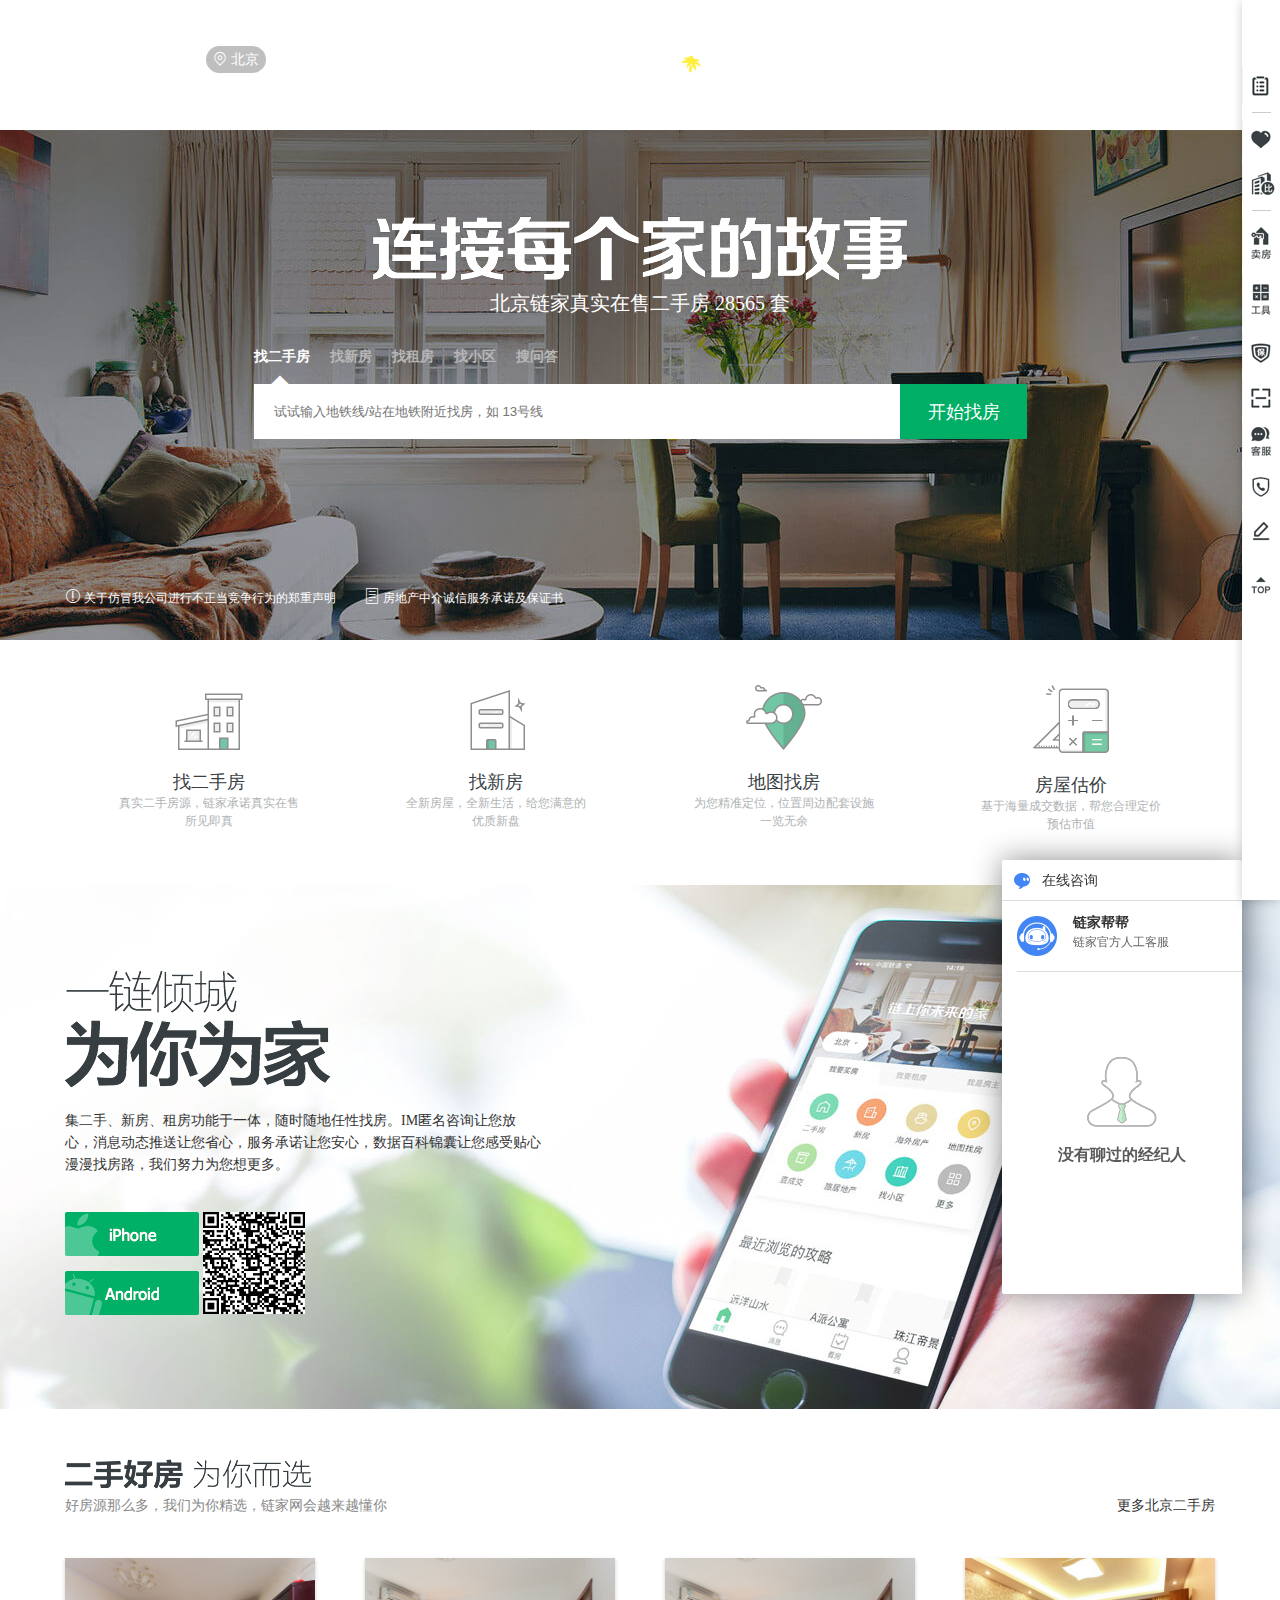
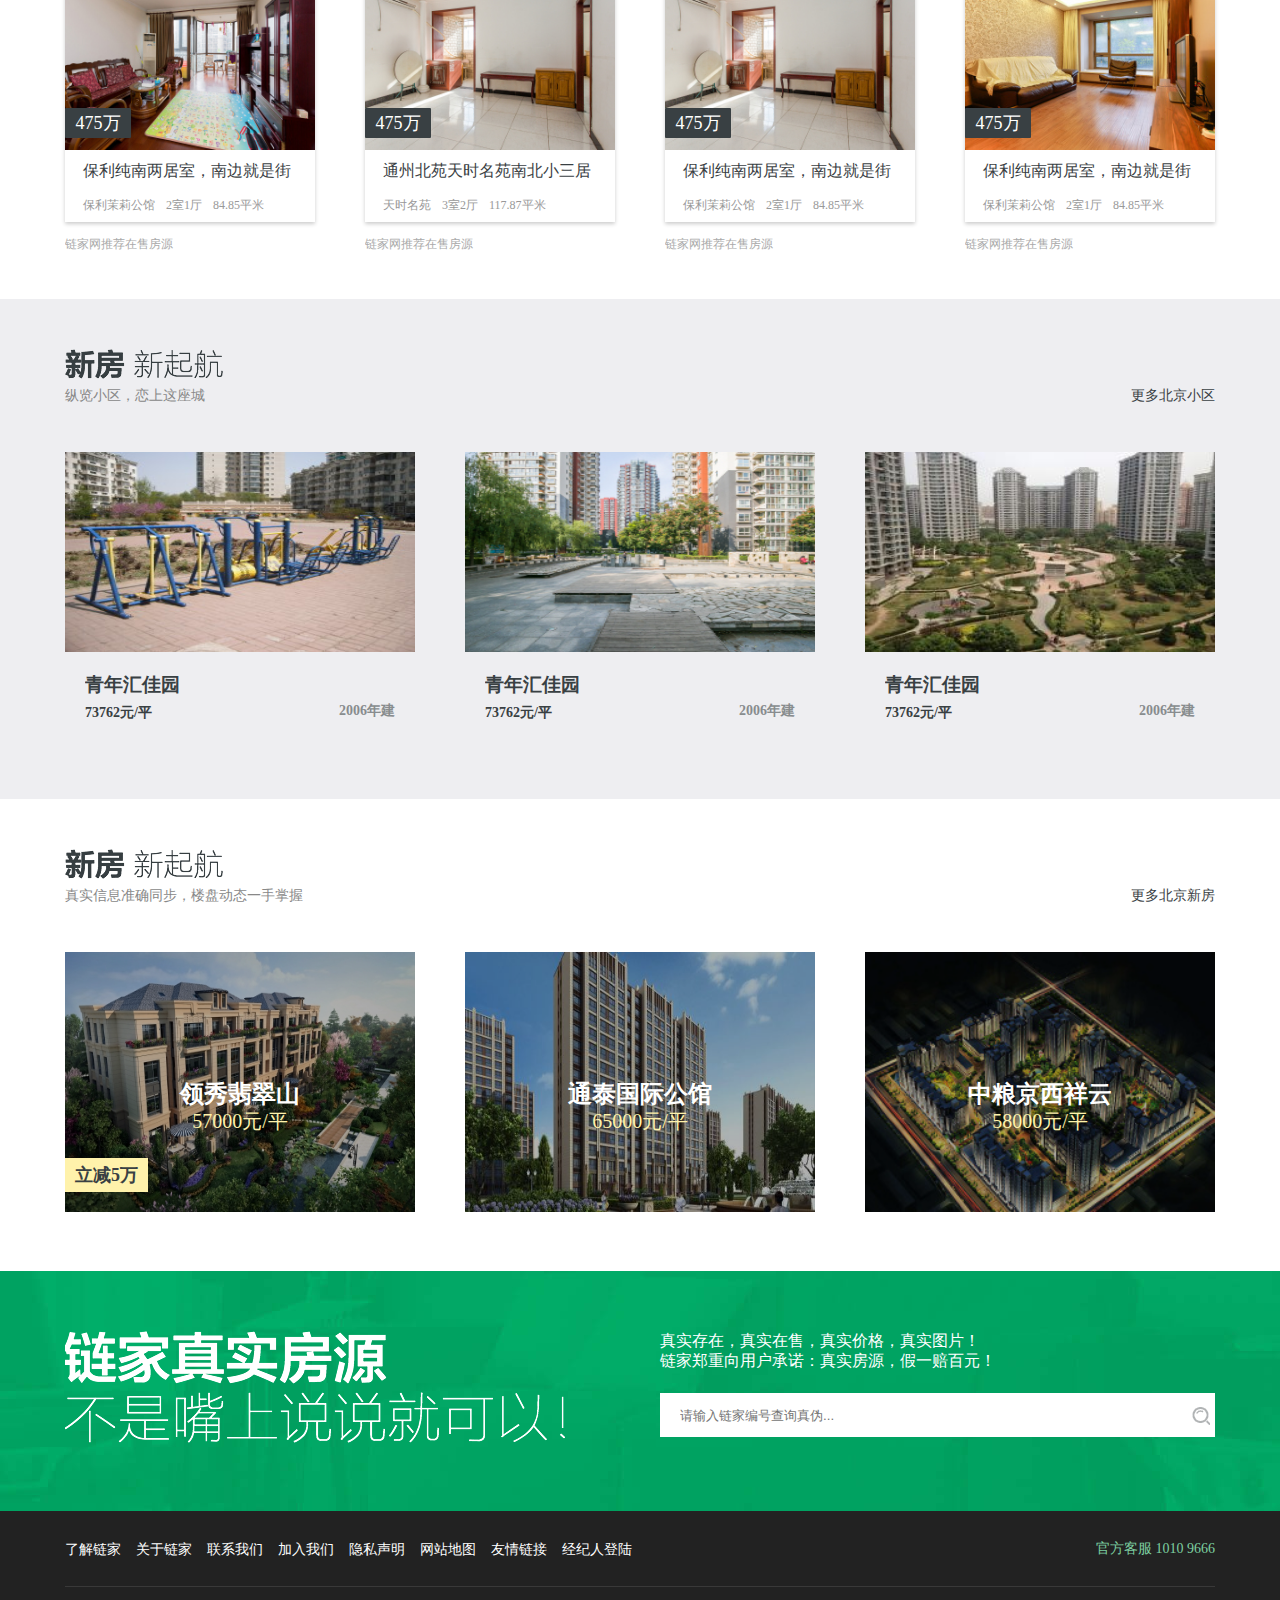
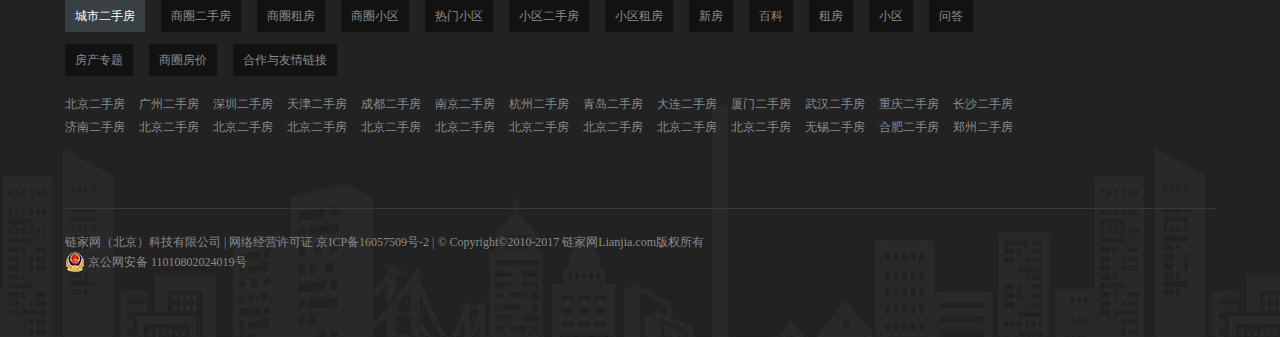
<file: index.html>
<!DOCTYPE html>
<html lang="en">
<head>
	<meta charset="UTF-8">
	<title>链家在线</title>
	<!-- 重置样式 -->
	<link rel="stylesheet" type="text/css" href="css/reset.css">
	<!-- 字体图标 -->
	<link rel="stylesheet" type="text/css" href="./fonts/iconfont.css">
	<!-- 正文CSS样式 -->
	<link rel="stylesheet" type="text/css" href="css/index.css">
	<!-- 引入common样式 -->
	<link rel="stylesheet" type="text/css" href="css/common.css">
</head>
<body>
	<!-- 登陆界面开始 -->

	<div class="cover">
		<div class="login-box">
			<p>别担心，无账号自动注册不会导致手机号被泄露</p>
			<ul class="login-cont">
				<li>
					<input class="username" type="text" name="username" placeholder="请输入手机号">
				</li>
				<li>
					<input class="verify" type="text" name="verify" placeholder="请输入验证码">
				</li>
				<li class="tel-box">
					<input class="tel-verify" type="text" name="verify" placeholder="请输入短信验证码">
					<a class="gain" href="">获取验证码</a>
				</li>
			</ul>
		</div>
	</div>	

<!-- 登陆界面结束 -->


	<!-- 页头开始  -->
	<div class="page-head">
		<div class="top-bar container">
			<div class=top-header>
				<div class="top-logo">
					<a class="img-logo" href="">
					</a>
					<div class="top-area">
						<i class="iconfont icon-location"></i>
						<p class="area">北京</p>
					</div>
				</div>
				<div class="top-right">
					<div class="login">
						<i class="iconfont icon-denglu"></i>
						<a id="login" href="javascript:;">登陆</a> 
						<a id="register" href="">立即注册</a>	

					</div>
					
					<ul class="navigation">
						<li><a href="">二手房</a></li>
						<li><a href="">新房</a></li>
						<li><a href="">租房</a></li>
						<li>
							<i class="iconfont icon-shu"></i>
							<a href="">旅居</a>
						</li>
						<li><a href="">海外</a></li>
						<li><a href="">小区</a></li>
						<li><a href="">经纪人</a></li>
						<li class="guide">
							<a href="">指南</a>
							<div class="guide-box">
								<i class="iconfont icon-icon-up"></i>
								<div class="guide-menu">
									<ul>
										<li>
											<a href="">问答</a>
										</li>
										<li>
											<a href="">百科</a>
										</li>
									</ul>
								</div>
							</div>
						</li>
						<li><a href="">房价</a></li>
						<li><a href="">工具</a></li>
						<li class="experience">
							<a href="">经验</a>
							<div class="exp-box">
								<i class="iconfont icon-icon-up"></i>
								<div class="exp-menu">
									<ul>
										<li>
											<a href="">购房经验</a>
										</li>
										<li>
											<a href="">我要投稿</a>
										</li>
									</ul>
								</div>
							</div>
						</li>
						<li>
							<i class="iconfont icon-2222"></i>
							<a href="">业主</a>
						</li>
					</ul>
				</div>
			</div>
			<div class="header-wrap">
				<div>
					<img src="images/head/6-1.png">
					<div class="scrollbox">
						<ul class="scroll-msg">
							<li class="active">北京链家真实在售二手房 28565 套</li>
							<li>北京链家真实租房 9313 套</li>
							<li>北京链家在售新房楼盘 456 个</li>
						</ul>
					</div>
				</div>

				<div class="header-search">
					<div class="search-menu">
						<ul class="search-nav">
							<li class="active">找二手房</li>
							<li>找新房</li>
							<li>找租房</li>
							<li>找小区</li>
							<li>搜问答</li>
						</ul>
						<i class="iconfont icon-icon-up"></i>
					</div>
					<div class="search-bar">
						<input class="search-left" type="text" name="username" placeholder="试试输入地铁线/站在地铁附近找房，如 13号线">
						<button class="search-right" name="" value="开始找房">开始找房</button>
					</div>
				</div>
			</div>
			<div class="header-state">
				<div class="pen">	
					<i class="iconfont icon-iconfontgantanhao2"></i>
					<a href="">关于仿冒我公司进行不正当竞争行为的郑重声明</a>
				</div>
				<div class="pen">

					<i class="iconfont icon-wenjian"></i>
					<a href="">房地产中介诚信服务承诺及保证书</a>
				</div>
			</div>
		</div>
	</div>
<!-- 页头结束 page-head 结束-->



<!-- 主内容区 content  开始-->

<!-- 主内容导航 content-nav 开始 -->
	
	<div class="content-nav container">
		<ul class="nav-box">
			<li>
				<a href="">
					<img src="images/head/2.png">
					<p class="nav-title">找二手房</p>
					<p class="nav-intro">真实二手房源，链家承诺真实在售所见即真</p>
				</a>
			</li>
			<li>
				<a href="">
					<img src="images/head/3.png">
					<p class="nav-title">找新房</p>
					<p class="nav-intro">全新房屋，全新生活，给您满意的优质新盘</p>
				</a>
			</li>
			<li>
				<a href="">
					<img src="images/head/4.png">
					<p class="nav-title">地图找房</p>
					<p class="nav-intro">为您精准定位，位置周边配套设施一览无余</p>
				</a>
			</li>
			<li>
				<a href="">
					<img src="images/head/5.png">
					<p class="nav-title">房屋估价</p>
					<p class="nav-intro">基于海量成交数据，帮您合理定价预估市值</p>
				</a>
			</li>
		</ul>

	</div>



	<!-- 主内容导航 content-nav 结束 -->

	<!-- 主内容广告content-hand 开始-->
	<div class="content-hand">
		<div class="container">
			<div class="hand-nav">
				<div class="hand-img">
				</div>
				<p class="text">集二手、新房、租房功能于一体，随时随地任性找房。IM匿名咨询让您放心，消息动态推送让您省心，服务承诺让您安心，数据百科锦囊让您感受贴心漫漫找房路，我们努力为您想更多。</p>
				<div class="app-download">
					<div class="app">
						<a href="" class="ios"></a>
						<a href="" class="android"></a>	
					</div>
				<img src="./images/head/erweima.png" class="erweima">
				</div>
			</div>
		</div>
	</div>

	<!-- 主内容广告content-hand 结束-->
	
	<!-- 主内容二手房 ershouhouse 开始-->
	<div class="ershouhouse">
		<div class="ershou-box container">
			<div class="slogan"></div>
			<p class="slogan-text">
				好房源那么多，我们为你精选，链家网会越来越懂你
				<a class="more" href="">更多北京二手房</a>
			</p>
			<ul class="content">
				<li class="mg-left">
					<a href="">
						<div class="content-list">
							<img src="images/head/8.jpg">
							<p class="price">475万</p>
							<p class="list-title">保利纯南两居室，南边就是街</p>
							<p class="list-add">
								<span>保利茉莉公馆</span>
								<span>2室1厅</span>
								<span>84.85平米</span>
							</p>
						</div>
						<p class="tips">链家网推荐在售房源</p>
					</a>
				</li>
				<li class="mg-left">
					<a href="">
						<div class="content-list">
							<img src="images/head/9.jpg">
							<p class="price">475万</p>
							<p class="list-title">通州北苑天时名苑南北小三居</p>
							<p class="list-add">
								<span>天时名苑</span>
								<span>3室2厅</span>
								<span>117.87平米</span>
							</p>
						</div>
						<p class="tips">链家网推荐在售房源</p>
					</a>
				</li>
				<li class="mg-left">
					<a href="">
						<div class="content-list">
							<img src="images/head/10.jpg">
							<p class="price">475万</p>
							<p class="list-title">保利纯南两居室，南边就是街</p>
							<p class="list-add">
								<span>保利茉莉公馆</span>
								<span>2室1厅</span>
								<span>84.85平米</span>
							</p>
						</div>
						<p class="tips">链家网推荐在售房源</p>
					</a>
				</li>
				<li>
					<a href="">
						<div class="content-list">
							<img src="images/head/11.jpg">
							<p class="price">475万</p>
							<p class="list-title">保利纯南两居室，南边就是街</p>
							<p class="list-add">
								<span>保利茉莉公馆</span>
								<span>2室1厅</span>
								<span>84.85平米</span>
							</p>
						</div>
						<p class="tips">链家网推荐在售房源</p>
					</a>
				</li>
			</ul>
		</div>
	</div>

	<!-- 主内容二手房 ershouhouse 结束-->

<!-- 小区推荐 recommend 开始 -->

	<div class="recommend">
		<div class="rec-box container">
			<div class="slogan"></div>
			<p class="slogan-text">
				纵览小区，恋上这座城
				<a class="more" href="">更多北京小区</a>
			</p>

			<ul class="content">
				<li class="mg-right">
					<a href="">
						<img src="images/head/12.jpg">
						<div class="details">
							<p class="com-name"> 青年汇佳园</p>
							<div class="com-title">
								<p class="price">73762元/平</p>
								<p class="times">2006年建</p>
							</div>
						</div>
					</a>
				</li>

				<li class="mg-right">
					<a href="">
						<img src="images/head/13.jpg">
						<div class="details">
							<p class="com-name"> 青年汇佳园</p>
							<div class="com-title">
								<p class="price">73762元/平</p>
								<p class="times">2006年建</p>
							</div>
						</div>
					</a>
				</li>

				<li>
					<a href="">
						<img src="images/head/14.jpg">
						<div class="details">
							<p class="com-name"> 青年汇佳园</p>
							<div class="com-title">
								<p class="price">73762元/平</p>
								<p class="times">2006年建</p>
							</div>
						</div>
					</a>
				</li>
			</ul>
			
		</div>


	</div>

<!-- 小区推荐 recommend 结束 -->

<!-- 新房 newhouse 开始 -->
	<div class="newhouse">
		<div class="new-box container">
			<div class="slogan"></div>
			<p class="slogan-text">
				真实信息准确同步，楼盘动态一手掌握
				<a class="more" href="">更多北京新房</a>
			</p>

			<ul class="content">
				<li class="new-right">
					<a href="">
						<div class="bg"></div>
						<img class="new-img" src="images/head/15.jpg">
						<div class="house-title">
							<p class="com-name">领秀翡翠山</p>
							<p class="price">57000元/平</p>
						</div>
						<p class="promote">立减5万</p>
					</a>
				</li>
				
				<li class="new-right">
					<a href="">
						<div class="bg"></div>
						<img class="new-img" src="images/head/16.jpg">
						<div class="house-title">
							<p class="com-name">通泰国际公馆</p>
							<p class="price">65000元/平</p>
						</div>
					</a>
				</li>
				<li>
					<a href="">
						<div class="bg"></div>
						<img class="new-img" src="images/head/17.jpg">
						<div class="house-title">
							<p class="com-name">中粮京西祥云</p>
							<p class="price">58000元/平</p>
						</div>
					</a>
				</li>
			</ul>
			
		</div>


	</div>

<!-- xinfang newhouse 结束 -->

<!-- 宗旨 tenet 开始-->
	<div class="tenet-box">
		<div class="tenet container">
			<div class="tenet-img"></div>

			<div class="tenet-right">
				<p>真实存在，真实在售，真实价格，真实图片！
					<br>
				链家郑重向用户承诺：真实房源，假一赔百元！
				</p>

				<div class="select-box">
					<input class="select" type="text" name="" placeholder="请输入链家编号查询真伪...">
					<span class="btn"></span>
				</div>
				
			</div>
		</div>
		
	</div>

<!-- 宗旨 tenet 结束-->

<!-- 主内容区 content  结束-->

<!-- 页尾 footer 开始 -->
	<div class="footer">
		<div class="footer-box container">
			<div class="footer-title">
				<ul class="title-nav">
					<li><a href="">了解链家</a></li>
					<li><a href="">关于链家</a></li>
					<li><a href="">联系我们</a></li>
					<li><a href="">加入我们</a></li>
					<li><a href="">隐私声明</a></li>
					<li><a href="">网站地图</a></li>
					<li><a href="">友情链接</a></li>
					<li><a href="">经纪人登陆</a></li>
				</ul>
				<p class="tel">官方客服 1010 9666</p>
			</div>

			<div class="ft-content">
				<ul class="ft-nav">
					<li class="active">城市二手房</li>
					<li>商圈二手房</li>
					<li>商圈租房</li>
					<li>商圈小区</li>
					<li>热门小区</li>
					<li>小区二手房</li>
					<li>小区租房</li>
					<li>新房</li>
					<li>百科</li>
					<li>租房</li>
					<li>小区</li>
					<li>问答</li>
					<li>房产专题</li>
					<li>商圈房价</li>
					<li>合作与友情链接</li>
				</ul>
				<ul class="ft-list">
					<li class="active">
						<a href="">北京二手房</a>
						<a href="">广州二手房</a>
						<a href="">深圳二手房</a>
						<a href="">天津二手房</a>
						<a href="">成都二手房</a>
						<a href="">南京二手房</a>
						<a href="">杭州二手房</a>
						<a href="">青岛二手房</a>
						<a href="">大连二手房</a>
						<a href="">厦门二手房</a>
						<a href="">武汉二手房</a>
						<a href="">重庆二手房</a>
						<a href="">长沙二手房</a>
						<a href="">济南二手房</a>
						<a href="">北京二手房</a>
						<a href="">北京二手房</a>
						<a href="">北京二手房</a>
						<a href="">北京二手房</a>
						<a href="">北京二手房</a>
						<a href="">北京二手房</a>
						<a href="">北京二手房</a>
						<a href="">北京二手房</a>
						<a href="">北京二手房</a>
						<a href="">无锡二手房</a>
						<a href="">合肥二手房</a>
						<a href="">郑州二手房</a>
					</li>
					<li>
						<a href="">安定门二手房</a>
						<a href="">马连道二手房</a>
						<a href="">南沙滩二手房</a>
						<a href="">甘家口二手房</a>
						<a href="">甘露园二手房</a>
						<a href="">亚运村二手房</a>
						<a href="">东城二手房</a>
						<a href="">北七家二手房</a>
						<a href="">大连二手房</a>
						<a href="">厦门二手房</a>
						<a href="">武汉二手房</a>
						<a href="">重庆二手房</a>
						<a href="">长沙二手房</a>
						<a href="">济南二手房</a>
						<a href="">北京二手房</a>
						<a href="">北京二手房</a>
						<a href="">北京二手房</a>
						<a href="">北京二手房</a>
						<a href="">北京二手房</a>
						<a href="">北京二手房</a>
						<a href="">北京二手房</a>
						<a href="">北京二手房</a>
						<a href="">北京二手房</a>
						<a href="">北京二手房</a>
						<a href="">北京二手房</a>
						<a href="">北京二手房</a>
						<a href="">安定门二手房</a>
						<a href="">马连道二手房</a>
						<a href="">南沙滩二手房</a>
						<a href="">甘家口二手房</a>
						<a href="">甘露园二手房</a>
						<a href="">亚运村二手房</a>
						<a href="">东城二手房</a>
						<a href="">北七家二手房</a>
						<a href="">大连二手房</a>
						<a href="">厦门二手房</a>
						<a href="">武汉二手房</a>
						<a href="">旧宫二手房</a>
						<a href="">宣武门二手房</a>
						<a href="">华威桥二手房</a>
					</li>
					<li>
						<a href="">杨庄租房</a>
						<a href="">亚运村小营租房</a>
						<a href="">草桥租房</a>
						<a href="">天津二手房</a>
						<a href="">成都二手房</a>
						<a href="">南京二手房</a>
						<a href="">杭州二手房</a>
						<a href="">青岛二手房</a>
						<a href="">大连二手房</a>
						<a href="">厦门二手房</a>
						<a href="">武汉二手房</a>
						<a href="">重庆二手房</a>
						<a href="">长沙二手房</a>
						<a href="">济南二手房</a>
						<a href="">北京二手房</a>
						<a href="">北京二手房</a>
						<a href="">北京二手房</a>
						<a href="">北京二手房</a>
						<a href="">北京二手房</a>
						<a href="">北京二手房</a>
						<a href="">北京二手房</a>
						<a href="">北京二手房</a>
						<a href="">北京二手房</a>
						<a href="">北京二手房</a>
						<a href="">北京二手房</a>
						<a href="">北京二手房</a>
						<a href="">安定门二手房</a>
						<a href="">马连道二手房</a>
						<a href="">南沙滩二手房</a>
						<a href="">甘家口二手房</a>
						<a href="">甘露园二手房</a>
						<a href="">亚运村二手房</a>
						<a href="">东城二手房</a>
						<a href="">北七家二手房</a>
						<a href="">大连二手房</a>
						<a href="">厦门二手房</a>
						<a href="">武汉二手房</a>
						<a href="">东花市租房</a>
						<a href="">崇文门租房</a>
						<a href="">菜户营租房</a>
					</li>
					<li>
						<a href="">杨庄租房</a>
						<a href="">亚运村小营租房</a>
						<a href="">草桥租房</a>
						<a href="">天津二手房</a>
						<a href="">成都二手房</a>
						<a href="">南京二手房</a>
						<a href="">杭州二手房</a>
						<a href="">青岛二手房</a>
						<a href="">大连二手房</a>
						<a href="">厦门二手房</a>
						<a href="">武汉二手房</a>
						<a href="">重庆二手房</a>
						<a href="">长沙二手房</a>
						<a href="">济南二手房</a>
						<a href="">北京二手房</a>
						<a href="">北京二手房</a>
						<a href="">北京二手房</a>
						<a href="">北京二手房</a>
						<a href="">北京二手房</a>
						<a href="">北京二手房</a>
						<a href="">北京二手房</a>
						<a href="">北京二手房</a>
						<a href="">北京二手房</a>
						<a href="">北京二手房</a>
						<a href="">北京二手房</a>
						<a href="">北京二手房</a>
						<a href="">安定门二手房</a>
						<a href="">马连道二手房</a>
						<a href="">南沙滩二手房</a>
						<a href="">甘家口二手房</a>
						<a href="">甘露园二手房</a>
						<a href="">亚运村二手房</a>
						<a href="">东城二手房</a>
						<a href="">北七家二手房</a>
						<a href="">大连二手房</a>
						<a href="">厦门二手房</a>
						<a href="">武汉二手房</a>
						<a href="">东花市租房</a>
						<a href="">崇文门租房</a>
						<a href="">菜户营租房</a>
					</li>
					<li>
						<a href="">乔庄小区</a>
						<a href="">东花市小区</a>
						<a href="">崇文门小区</a>
						<a href="">安贞小区</a>
						<a href="">工体小区</a>
						<a href="">南京二手房</a>
						<a href="">杭州二手房</a>
						<a href="">青岛二手房</a>
						<a href="">大连二手房</a>
						<a href="">厦门二手房</a>
						<a href="">武汉二手房</a>
						<a href="">重庆二手房</a>
						<a href="">长沙二手房</a>
						<a href="">济南二手房</a>
						<a href="">北京二手房</a>
						<a href="">北京二手房</a>
						<a href="">北京二手房</a>
						<a href="">北京二手房</a>
						<a href="">北京二手房</a>
						<a href="">北京二手房</a>
						<a href="">北京二手房</a>
						<a href="">北京二手房</a>
						<a href="">北京二手房</a>
						<a href="">北京二手房</a>
						<a href="">北京二手房</a>
						<a href="">北京二手房</a>
						<a href="">安定门二手房</a>
						<a href="">花香小区二手房</a>
						<a href="">新街口小区</a>
						<a href="">马坡小区</a>
					</li>
					<li>
						<a href="">香悦四季</a>
						<a href="">首创新悦成</a>
						<a href="">枣园商城</a>
						<a href="">丽景长安</a>
						<a href="">成都二手房</a>
						<a href="">南京二手房</a>
						<a href="">杭州二手房</a>
						<a href="">青岛二手房</a>
						<a href="">大连二手房</a>
						<a href="">厦门二手房</a>
						<a href="">武汉二手房</a>
						<a href="">重庆二手房</a>
						<a href="">长沙二手房</a>
						<a href="">济南二手房</a>
						<a href="">北京二手房</a>
						<a href="">北京二手房</a>
						<a href="">北京二手房</a>
						<a href="">北京二手房</a>
						<a href="">北京二手房</a>
						<a href="">北京二手房</a>
						<a href="">北京二手房</a>
						<a href="">北京二手房</a>
						<a href="">北京二手房</a>
						<a href="">北京二手房</a>
						<a href="">北京二手房</a>
						<a href="">北京二手房</a>
						<a href="">安定门二手房</a>
						<a href="">马连道二手房</a>
						<a href="">南沙滩二手房</a>
						<a href="">甘家口二手房</a>
						<a href="">甘露园二手房</a>
						<a href="">安定门二手房</a>
						<a href="">马连道二手房</a>
						<a href="">南沙滩二手房</a>
						<a href="">甘家口二手房</a>
						<a href="">甘露园二手房</a>
						<a href="">亚运村二手房</a>
						<a href="">东城二手房</a>
						<a href="">北七家二手房</a>
						<a href="">大连二手房</a>
						<a href="">厦门二手房</a>
						<a href="">武汉二手房</a>
						<a href="">领秀新硅谷2号院</a>
						<a href="">金港国际</a>
						<a href="">知春里</a>
					</li>
					<li>
						<a href="">杨庄租房</a>
						<a href="">亚运村小营租房</a>
						<a href="">草桥租房</a>
						<a href="">天津二手房</a>
						<a href="">成都二手房</a>
						<a href="">南京二手房</a>
						<a href="">杭州二手房</a>
						<a href="">青岛二手房</a>
						<a href="">大连二手房</a>
						<a href="">厦门二手房</a>
						<a href="">武汉二手房</a>
						<a href="">重庆二手房</a>
						<a href="">长沙二手房</a>
						<a href="">济南二手房</a>
						<a href="">北京二手房</a>
						<a href="">北京二手房</a>
						<a href="">北京二手房</a>
						<a href="">北京二手房</a>
						<a href="">北京二手房</a>
						<a href="">北京二手房</a>
						<a href="">北京二手房</a>
						<a href="">北京二手房</a>
						<a href="">安定门二手房</a>
						<a href="">马连道二手房</a>
						<a href="">南沙滩二手房</a>
						<a href="">甘家口二手房</a>
						<a href="">甘露园二手房</a>
						<a href="">亚运村二手房</a>
						<a href="">东城二手房</a>
						<a href="">北七家二手房</a>
						<a href="">大连二手房</a>
						<a href="">厦门二手房</a>
						<a href="">武汉二手房</a>
						<a href="">东花市租房</a>
						<a href="">崇文门租房</a>
						<a href="">菜户营租房</a>
					</li>
					<li>
						<a href="">杨庄租房</a>
						<a href="">亚运村小营租房</a>
						<a href="">草桥租房</a>
						<a href="">天津二手房</a>
						<a href="">成都二手房</a>
						<a href="">南京二手房</a>
						<a href="">杭州二手房</a>
						<a href="">青岛二手房</a>
						<a href="">大连二手房</a>
						<a href="">厦门二手房</a>
						<a href="">武汉二手房</a>
						<a href="">重庆二手房</a>
						<a href="">长沙二手房</a>
						<a href="">济南二手房</a>
						<a href="">北京二手房</a>
						<a href="">北京二手房</a>
						<a href="">北京二手房</a>
						<a href="">北京二手房</a>
						<a href="">亚运村小营租房</a>
						<a href="">草桥租房</a>
						<a href="">天津二手房</a>
						<a href="">成都二手房</a>
						<a href="">南京二手房</a>
						<a href="">杭州二手房</a>
						<a href="">北京二手房</a>
						<a href="">北京二手房</a>
						<a href="">北京二手房</a>
						<a href="">北京二手房</a>
						<a href="">北京二手房</a>
						<a href="">北京二手房</a>
						<a href="">北京二手房</a>
						<a href="">北京二手房</a>
						<a href="">安定门二手房</a>
						<a href="">马连道二手房</a>
						<a href="">南沙滩二手房</a>
						<a href="">甘家口二手房</a>
						<a href="">甘露园二手房</a>
						<a href="">亚运村二手房</a>
						<a href="">东城二手房</a>
						<a href="">北七家二手房</a>
						<a href="">大连二手房</a>
						<a href="">厦门二手房</a>
						<a href="">武汉二手房</a>
						<a href="">东花市租房</a>
						<a href="">崇文门租房</a>
						<a href="">菜户营租房</a>
					</li>
					<li>
						<a href="">杨庄租房</a>
						<a href="">亚运村小营租房</a>
						<a href="">草桥租房</a>
						<a href="">天津二手房</a>
						<a href="">成都二手房</a>
						<a href="">南京二手房</a>
						<a href="">杭州二手房</a>
						<a href="">青岛二手房</a>
						<a href="">大连二手房</a>
						<a href="">厦门二手房</a>
						<a href="">武汉二手房</a>
						<a href="">重庆二手房</a>
						<a href="">长沙二手房</a>
						<a href="">济南二手房</a>
						<a href="">北京二手房</a>
						<a href="">北京二手房</a>
						<a href="">北京二手房</a>
						<a href="">北京二手房</a>
						<a href="">北京二手房</a>
						<a href="">北京二手房</a>
						<a href="">北京二手房</a>
						<a href="">北京二手房</a>
						<a href="">北京二手房</a>
						<a href="">北京二手房</a>
						<a href="">北京二手房</a>
						<a href="">北京二手房</a>
						<a href="">安定门二手房</a>
						<a href="">马连道二手房</a>
						<a href="">南沙滩二手房</a>
						<a href="">甘家口二手房</a>
						<a href="">甘露园二手房</a>
						<a href="">亚运村二手房</a>
						<a href="">东城二手房</a>
						<a href="">北七家二手房</a>
						<a href="">大连二手房</a>
						<a href="">厦门二手房</a>
						<a href="">武汉二手房</a>
						<a href="">东花市租房</a>
						<a href="">崇文门租房</a>
						<a href="">菜户营租房</a>
						<a href="">安定门二手房</a>
						<a href="">马连道二手房</a>
						<a href="">南沙滩二手房</a>
						<a href="">甘家口二手房</a>
						<a href="">甘露园二手房</a>
						<a href="">亚运村二手房</a>
						<a href="">东城二手房</a>
						<a href="">北七家二手房</a>
						<a href="">大连二手房</a>
						<a href="">厦门二手房</a>
						<a href="">武汉二手房</a>
						<a href="">东花市租房</a>
						<a href="">崇文门租房</a>
						<a href="">菜户营租房</a>
					</li>
					<li>
						<a href="">杨庄租房</a>
						<a href="">亚运村小营租房</a>
						<a href="">草桥租房</a>
						<a href="">天津二手房</a>
						<a href="">成都二手房</a>
						<a href="">南京二手房</a>
						<a href="">杭州二手房</a>
						<a href="">青岛二手房</a>
						<a href="">大连二手房</a>
						<a href="">厦门二手房</a>
						<a href="">武汉二手房</a>
						<a href="">重庆二手房</a>
						<a href="">长沙二手房</a>
						<a href="">济南二手房</a>
						<a href="">北京二手房</a>
						<a href="">北京二手房</a>
						<a href="">安定门二手房</a>
						<a href="">马连道二手房</a>
						<a href="">南沙滩二手房</a>
						<a href="">甘家口二手房</a>
						<a href="">甘露园二手房</a>
						<a href="">亚运村二手房</a>
						<a href="">东城二手房</a>
						<a href="">北七家二手房</a>
						<a href="">大连二手房</a>
						<a href="">厦门二手房</a>
						<a href="">武汉二手房</a>
						<a href="">东花市租房</a>
						<a href="">崇文门租房</a>
						<a href="">菜户营租房</a>
					</li>
					<li>
						<a href="">杨庄租房</a>
						<a href="">亚运村小营租房</a>
						<a href="">草桥租房</a>
						<a href="">天津二手房</a>
						<a href="">成都二手房</a>
						<a href="">南京二手房</a>
						<a href="">杭州二手房</a>
						<a href="">青岛二手房</a>
						<a href="">大连二手房</a>
						<a href="">厦门二手房</a>
						<a href="">武汉二手房</a>
						<a href="">重庆二手房</a>
						<a href="">长沙二手房</a>
						<a href="">济南二手房</a>
						<a href="">北京二手房</a>
						<a href="">北京二手房</a>
						<a href="">北京二手房</a>
						<a href="">北京二手房</a>
						<a href="">北京二手房</a>
						<a href="">北京二手房</a>
						<a href="">北京二手房</a>
						<a href="">北京二手房</a>
						<a href="">北京二手房</a>
						<a href="">北京二手房</a>
						<a href="">北京二手房</a>
						<a href="">北京二手房</a>
						<a href="">安定门二手房</a>
						<a href="">马连道二手房</a>
						<a href="">南沙滩二手房</a>
						<a href="">甘家口二手房</a>
						<a href="">甘露园二手房</a>
						<a href="">亚运村二手房</a>
						<a href="">东城二手房</a>
						<a href="">北七家二手房</a>
						<a href="">大连二手房</a>
						<a href="">厦门二手房</a>
						<a href="">武汉二手房</a>
						<a href="">东花市租房</a>
						<a href="">崇文门租房</a>
						<a href="">菜户营租房</a>
					</li>
					<li>
						<a href="">杨庄租房</a>
						<a href="">亚运村小营租房</a>
						<a href="">草桥租房</a>
						<a href="">天津二手房</a>
						<a href="">成都二手房</a>
						<a href="">南京二手房</a>
						<a href="">杭州二手房</a>
						<a href="">青岛二手房</a>
						<a href="">大连二手房</a>
						<a href="">厦门二手房</a>
						<a href="">武汉二手房</a>
						<a href="">重庆二手房</a>
						<a href="">长沙二手房</a>
						<a href="">济南二手房</a>
						<a href="">北京二手房</a>
						<a href="">北京二手房</a>
						<a href="">北京二手房</a>
						<a href="">北京二手房</a>
						<a href="">北京二手房</a>
						<a href="">北京二手房</a>
						<a href="">北京二手房</a>
						<a href="">北京二手房</a>
						<a href="">北京二手房</a>
						<a href="">安定门二手房</a>
						<a href="">马连道二手房</a>
						<a href="">南沙滩二手房</a>
						<a href="">甘家口二手房</a>
						<a href="">甘露园二手房</a>
						<a href="">亚运村二手房</a>
						<a href="">东城二手房</a>
						<a href="">北七家二手房</a>
						<a href="">大连二手房</a>
						<a href="">厦门二手房</a>
						<a href="">武汉二手房</a>
						<a href="">东花市租房</a>
						<a href="">崇文门租房</a>
						<a href="">菜户营租房</a>
					</li>
					<li>
						<a href="">杨庄租房</a>
						<a href="">亚运村小营租房</a>
						<a href="">草桥租房</a>
						<a href="">天津二手房</a>
						<a href="">成都二手房</a>
						<a href="">南京二手房</a>
						<a href="">杭州二手房</a>
						<a href="">青岛二手房</a>
						<a href="">大连二手房</a>
						<a href="">厦门二手房</a>
						<a href="">武汉二手房</a>
						<a href="">重庆二手房</a>
						<a href="">长沙二手房</a>
						<a href="">济南二手房</a>
						<a href="">北京二手房</a>
						<a href="">北京二手房</a>
						<a href="">北京二手房</a>
						<a href="">北京二手房</a>
						<a href="">北京二手房</a>
						<a href="">北京二手房</a>
						<a href="">北京二手房</a>
						<a href="">安定门二手房</a>
						<a href="">马连道二手房</a>
						<a href="">南沙滩二手房</a>
						<a href="">甘家口二手房</a>
						<a href="">甘露园二手房</a>
						<a href="">亚运村二手房</a>
						<a href="">东城二手房</a>
						<a href="">北七家二手房</a>
						<a href="">大连二手房</a>
						<a href="">厦门二手房</a>
						<a href="">武汉二手房</a>
						<a href="">东花市租房</a>
						<a href="">崇文门租房</a>
						<a href="">菜户营租房</a>
					</li>
					<li>
						<a href="">杨庄租房</a>
						<a href="">亚运村小营租房</a>
						<a href="">草桥租房</a>
						<a href="">天津二手房</a>
						<a href="">成都二手房</a>
						<a href="">南京二手房</a>
						<a href="">杭州二手房</a>
						<a href="">青岛二手房</a>
						<a href="">大连二手房</a>
						<a href="">厦门二手房</a>
						<a href="">武汉二手房</a>
						<a href="">重庆二手房</a>
						<a href="">长沙二手房</a>
						<a href="">济南二手房</a>
						<a href="">北京二手房</a>
						<a href="">北京二手房</a>
						<a href="">北京二手房</a>
						<a href="">北京二手房</a>
						<a href="">北京二手房</a>
						<a href="">北京二手房</a>
						<a href="">北京二手房</a>
						<a href="">北京二手房</a>
						<a href="">北京二手房</a>
						<a href="">北京二手房</a>
						<a href="">安定门二手房</a>
						<a href="">马连道二手房</a>
						<a href="">南沙滩二手房</a>
						<a href="">甘家口二手房</a>
						<a href="">甘露园二手房</a>
						<a href="">亚运村二手房</a>
						<a href="">东城二手房</a>
						<a href="">北七家二手房</a>
						<a href="">大连二手房</a>
						<a href="">厦门二手房</a>
						<a href="">武汉二手房</a>
						<a href="">东花市租房</a>
						<a href="">崇文门租房</a>
						<a href="">菜户营租房</a>
					</li>
					<li>
						<a href="">装修效果图</a>
						<a href="">天气预报查询一周</a>
						<a href="">草桥租房</a>
						<a href="">天津二手房</a>
						<a href="">成都二手房</a>
						<a href="">南京二手房</a>
						<a href="">杭州二手房</a>
						<a href="">青岛二手房</a>
						<a href="">大连二手房</a>
						<a href="">厦门二手房</a>
						<a href="">武汉二手房</a>
						<a href="">重庆二手房</a>
						<a href="">长沙二手房</a>
						<a href="">济南二手房</a>
						<a href="">北京二手房</a>
						<a href="">北京二手房</a>
						<a href="">北京二手房</a>
						<a href="">北京二手房</a>
						<a href="">北京二手房</a>
						<a href="">北京二手房</a>
						<a href="">北京二手房</a>
						<a href="">北京二手房</a>
						<a href="">安定门二手房</a>
						<a href="">马连道二手房</a>
						<a href="">南沙滩二手房</a>
						<a href="">甘家口二手房</a>
						<a href="">甘露园二手房</a>
						<a href="">亚运村二手房</a>
						<a href="">东城二手房</a>
						<a href="">北七家二手房</a>
						<a href="">大连二手房</a>
						<a href="">厦门二手房</a>
						<a href="">武汉二手房</a>
						<a href="">东花市租房</a>
						<a href="">手机房产网</a>
						<a href="">装修网</a>
					</li>
				</ul>
			</div>

			<div class="bottom">
				<p >链家网（北京）科技有限公司 | 网络经营许可证 京ICP备16057509号-2 | © Copyright©2010-2017 链家网Lianjia.com版权所有</p>
				<a class="record" href="">
					<img src="images/head/beian.png">
					<span>京公网安备 11010802024019号</span>	
				</a>
			</div>
		</div>
		
	</div>	
<!-- 页尾 footer 结束 -->

<!-- 在线咨询栏 online-service 开始 -->
	<div class="online-service">
		<div class="text">
			<span class="wenzi">在线咨询</span>
			<span class="shouqi"></span>
		</div>
		<div class="rgkf">
			<div class="rgkf-box">
				<img src="images/common/rengong.png">
				<div class="bang">
					<span class="bangt">链家帮帮</span>
					<span class="bangb">链家官方人工客服</span>
				</div>
			</div>
		</div>
		<div class="content">
			<p>没有聊过的经纪人</p>
		</div>
		
	</div>

<!-- 在线咨询栏 online-service 结束 -->


<!-- 侧边栏 sidebar 开始-->
	<div class="sidebar">
		<div class="side-box">
			<div class="box-top">
				<ul class="side-nav">
					<li>
						<div class="list-img qingdan">
						</div>
						<div class="detial">
							待看清单
						</div>
					</li>
				</ul>

				<div class="line"></div>

				<ul class="side-mid">
					<li>
						<a href="" class="list-img guanzhu"></a>
						<div class="detial">
							关注我的房源
						</div>
					</li>
					<li>
						<a href="" class="list-img duibi"></a>
						<div class="detial">
							去选房
						</div>
					</li>
				</ul>

				<div class="line"></div>

			</div>
			<div class="box-bot">
				<ul class="side-bot">
					<li>
						<a href="" class="list-img sell"></a>
						<div class="detial">
							在线卖房
						</div>
					</li>
					<li>
						<a href="" class="list-img gongju"></a>
						<div class="detial">
							房贷计算器
						</div>
					</li>
					<li>
						<a href="" class="list-img baodan"></a>
						<div class="detial">
							安心保单
						</div>
					</li>
					<li>
						<a href="" class="list-img app"></a>
						<div class="detial">
							链家APP
						</div>
					</li>
					<li>
						<a href="" class="list-img kefu"></a>
						<div class="detial">
							官方客服
						</div>
					</li>
					<li>
						<a href="" class="list-img tel"></a>
						<div class="detial">
							开通免电话营销
						</div>
					</li>
					<li>
						<a href="" class="list-img fankui"></a>
						<div class="detial">
							反馈/投诉
						</div>
					</li>
				</ul>
			</div>
		</div>
		<ul>
			<li>
				<a href="" class="list-img return-top"></a>
				<div class="detial">
					返回顶部
				</div>
			</li>
		</ul>
		
	</div>


<!-- 侧边栏 sidebar 结束-->




<script src="js/jquery.min.js"></script>
<script src="js/index.js"></script>
<script src="js/dialog.js"></script>

</body>
</html>
</file>
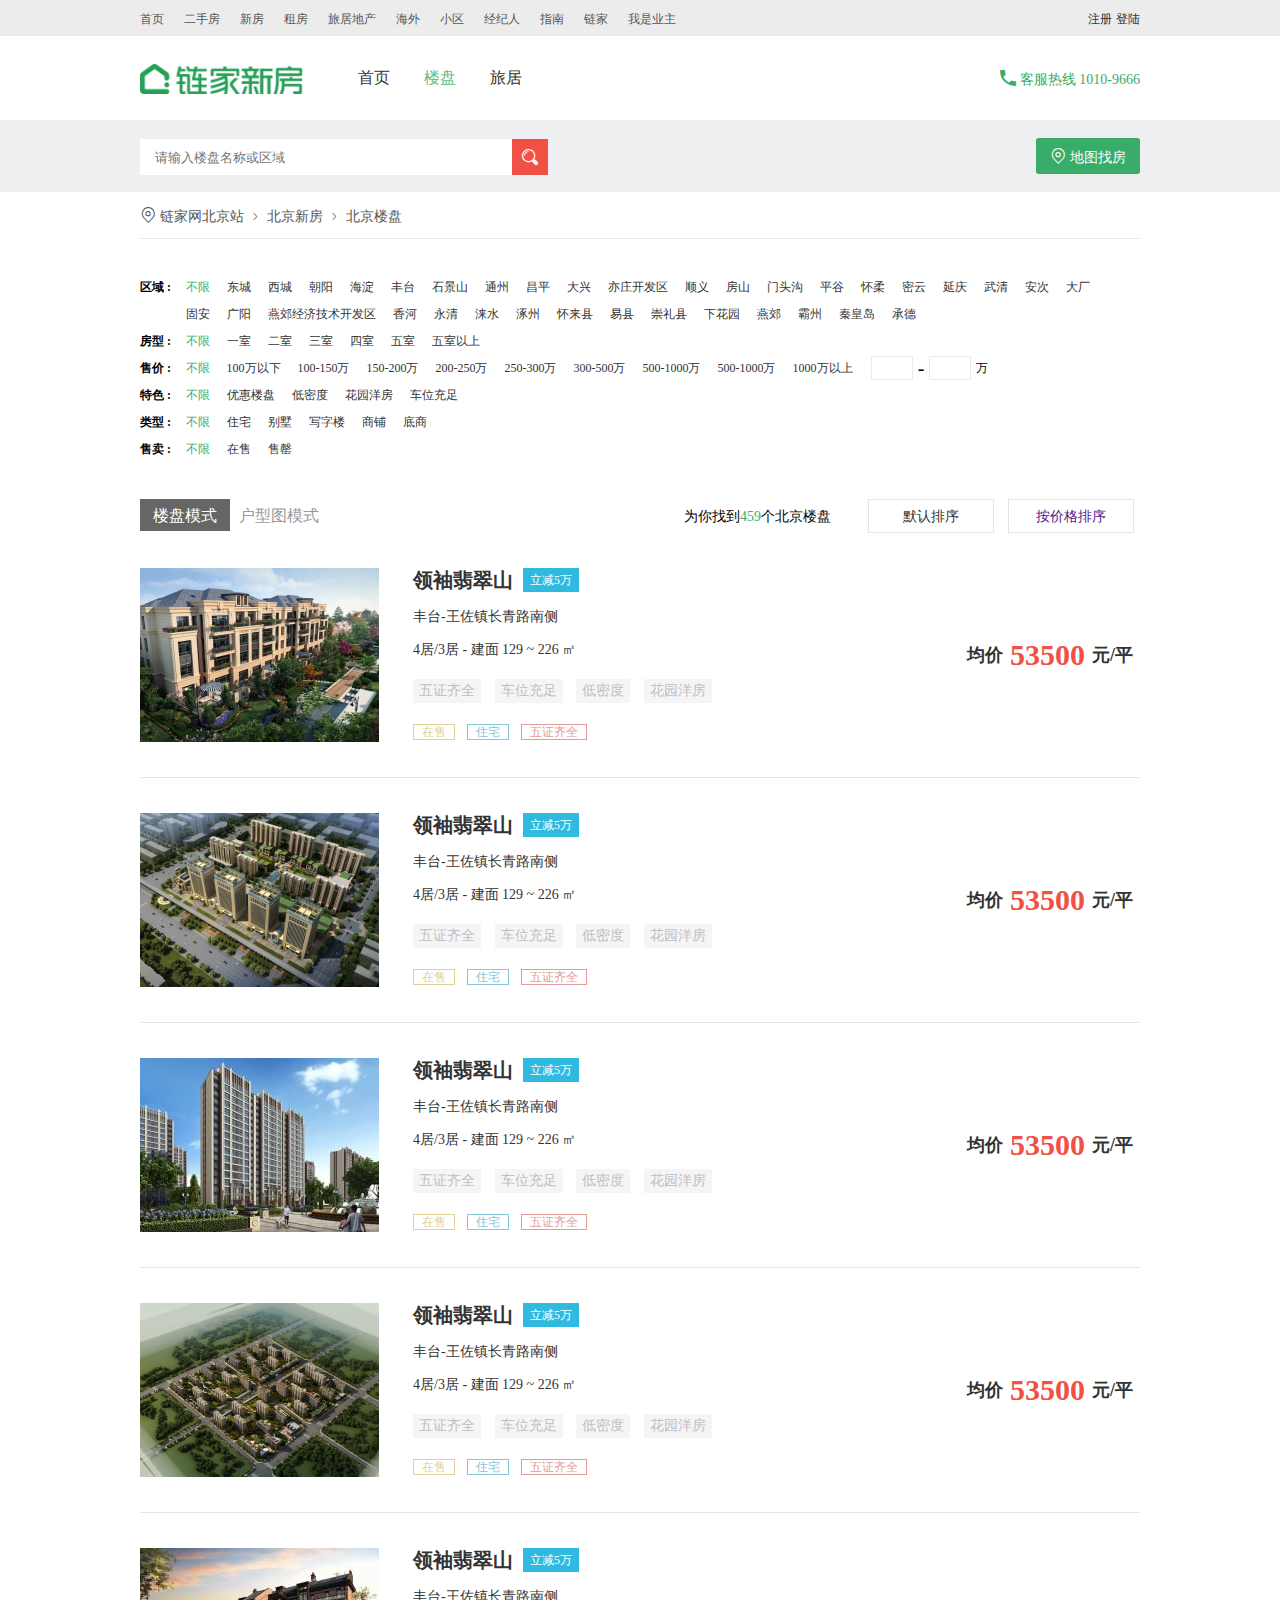
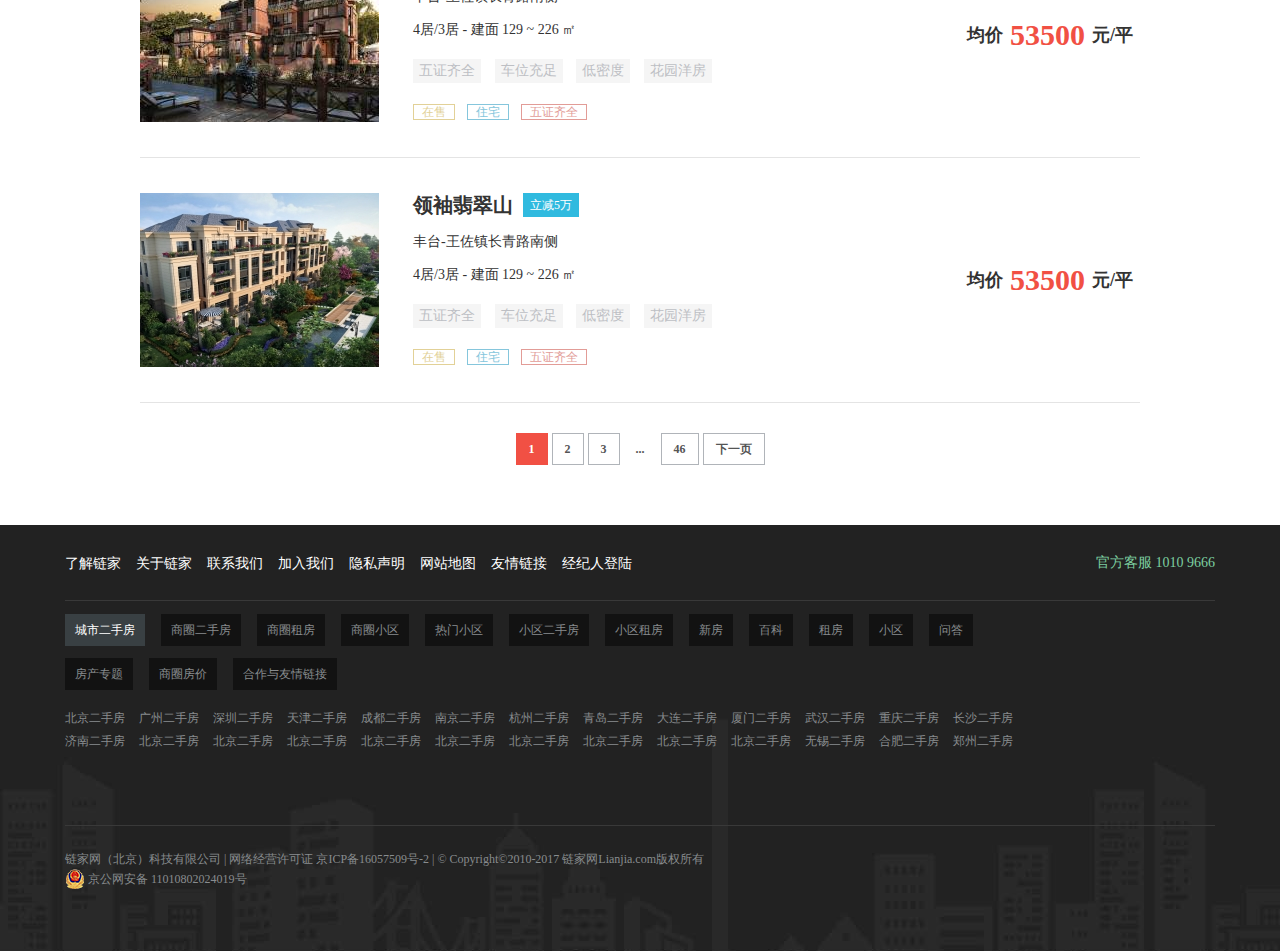
<file: list.html>
<!DOCTYPE html>
<html lang="en">
<head>
	<meta charset="UTF-8">
	<title>链家列表页</title>
	<!-- 引入公共样式 -->
	<link rel="stylesheet" type="text/css" href="css/common.css">
	<!-- 引入重置样式 -->
	<link rel="stylesheet" type="text/css" href="css/reset.css">
	<!-- 引入列表主样式 -->
	<link rel="stylesheet" type="text/css" href="css/list.css">
	<!-- 引入图标字体 -->
	<link rel="stylesheet" type="text/css" href="./fonts/iconfont.css">
</head>
<body>
<!-- 页头导航条 header-nav 开始-->
	<div class="header-nav clearfix">
		<div class="header-box page-container clearfix">
			<ul class="content-left clearfix">
				<li class="text-first">
					<a href="">首页</a>
				</li>
				<li>
					<a href="">二手房</a>
				</li>
				<li>
					<a href="">新房</a>
				</li>
				<li>
					<a href="">租房</a>
				</li>
				<li>
					<a href="">旅居地产</a>
				</li>
				<li>
					<a href="">海外</a>
				</li>
				<li>
					<a href="">小区</a>
				</li>
				<li>
					<a href="">经纪人</a>
				</li>
				<li class="guide">
					<a href="">指南</a>
				</li>
				<li class="lianjia">
					<a href="">链家</a>
					<div class="app-img">
						<img src="images/list/erweima.png">
					</div>
				</li>
				<li>
					<a href="">我是业主</a>
				</li>

			</ul>
			<div class="clearfix">
				<div class="content-right">
					<a href="">注册</a>
					<a href="">登陆</a>	
				</div>
			</div>
		</div>

	</div>

<!-- 页头导航条 header-nav 结束-->

<!-- 新房类页面导航 newhouse-nav 开始 -->
	<div class="newhouse-nav clearfix">
		<div class="newhouse-box page-container clearfix">
			<div class="new-left">
				<a href="" class="list-logo"></a>
				<ul class="content-nav">
					<li>
						<a href="">首页</a>
					</li>
					<li>
						<a href="" class="loupan">楼盘</a>
					</li>
					<li>
						<a href="">旅居</a>
					</li>
				</ul>
			</div>
			<div class="new-right">
				<i class="iconfont icon-dianhua1"></i>
				客服热线  1010-9666
			</div>
		</div>
		
	</div>


<!-- 新房类页面导航 newhouse-nav 结束 -->


<!-- 楼盘搜索模块lp-search 开始 -->
	<div class="lp-search">
		<div class="lpsearch-box page-container">
			<div class="search-main">
				<input class="search-input" type="text" name="username" placeholder="请输入楼盘名称或区域">
				<button class="search-btn">
					<i class="iconfont icon-search"></i>
				</button>
			</div>
			<a href="" class="search-map">
				<i class="iconfont icon-location"></i>
				地图找房
			</a>
			
		</div>
		
	</div>

<!-- 楼盘搜索模块lp-search 结束 -->

<!-- 主索引 content-nav 开始 -->

	<div class="prime-nav">
		<div class="nav-box page-container">
			<div class="city-msg">
				<i class="iconfont icon-location"></i>
				<a href="">链家网北京站</a>
				<i class="iconfont icon-jiantou"></i>
				<a href="">北京新房</a>
				<i class="iconfont icon-jiantou"></i>
				<a href="">北京楼盘</a>
			</div>
		
			<div class="nav-main">
				<div class="district">
					<h3 class="dis-title title">区域 :</h3>
					<ul class="dis-main">
						<li class="unmilit"><a href="">不限</a></li>
						<li><a href="">东城</a></li>
						<li><a href="">西城</a></li>
						<li><a href="">朝阳</a></li>
						<li><a href="">海淀</a></li>
						<li><a href="">丰台</a></li>
						<li><a href="">石景山</a></li>
						<li><a href="">通州</a></li>
						<li><a href="">昌平</a></li>
						<li><a href="">大兴</a></li>
						<li><a href="">亦庄开发区</a></li>
						<li><a href="">顺义</a></li>
						<li><a href="">房山</a></li>
						<li><a href="">门头沟</a></li>
						<li><a href="">平谷</a></li>
						<li><a href="">怀柔</a></li>
						<li><a href="">密云</a></li>
						<li><a href="">延庆</a></li>
						<li><a href="">武清</a></li>
						<li><a href="">安次</a></li>
						<li><a href="">大厂</a></li>
						<li><a href="">固安</a></li>
						<li><a href="">广阳</a></li>
						<li><a href="">燕郊经济技术开发区</a></li>
						<li><a href="">香河</a></li>
						<li><a href="">永清</a></li>
						<li><a href="">涞水</a></li>
						<li><a href="">涿州</a></li>
						<li><a href="">怀来县</a></li>
						<li><a href="">易县</a></li>
						<li><a href="">崇礼县</a></li>
						<li><a href="">下花园</a></li>
						<li><a href="">燕郊</a></li>
						<li><a href="">霸州</a></li>
						<li><a href="">秦皇岛</a></li>
						<li><a href="">承德</a></li>
					</ul>
					
				</div>

				<div class="hos-type">
					<h3 class="type-title title">房型 :</h3>
					<ul class="main">
						<li class="unmilit">
							<a href="">不限</a>
						</li>
						<li><a href="">一室</a></li>
						<li><a href="">二室</a></li>
						<li><a href="">三室</a></li>
						<li><a href="">四室</a></li>
						<li><a href="">五室</a></li>
						<li><a href="">五室以上</a></li>
					</ul>
					
				</div>
				<div class="price">
					<h3 class="price-title title">售价 :</h3>
					<ul class="main">
						<li class="unmilit">
							<a href="">不限</a>
						</li>
						<li><a href="">100万以下</a></li>
						<li><a href="">100-150万</a></li>
						<li><a href="">150-200万</a></li>
						<li><a href="">200-250万</a></li>
						<li><a href="">250-300万</a></li>
						<li><a href="">300-500万</a></li>
						<li><a href="">500-1000万</a></li>
						<li><a href="">500-1000万</a></li>
						<li><a href="">1000万以上</a></li>
					</ul>
					<div class="search">
						<input type="text" name="search-price">
						<span class="ljf"> - </span>
						<input type="text" name="search-price">
						<span class="wan"> 万 </span>
					</div>
					
				</div>

				<div class="feature">
					<h3 class="feature-title title">特色 :</h3>
					<ul class="main">
						<li class="unmilit">
							<a href="">不限</a>
						</li>
						<li><a href="">优惠楼盘</a></li>
						<li><a href="">低密度</a></li>
						<li><a href="">花园洋房</a></li>
						<li><a href="">车位充足</a></li>
					</ul>
					
				</div>

				<div class="leixing">
					<h3 class="leixing-title title">类型 :</h3>
					<ul class="main">
						<li class="unmilit">
							<a href="">不限</a>
						</li>
						<li><a href="">住宅</a></li>
						<li><a href="">别墅</a></li>
						<li><a href="">写字楼</a></li>
						<li><a href="">商铺</a></li>
						<li><a href="">底商</a></li>
					</ul>
					
				</div>

				<div class="sell">
					<h3 class="sell-title title">售卖 :</h3>
					<ul class="main">
						<li class="unmilit">
							<a href="">不限</a>
						</li>
						<li><a href="">在售</a></li>
						<li><a href="">售罄</a></li>
					</ul>
					
				</div>
			</div>
		</div>
	</div>


<!-- 主索引 content-nav 结束 -->

<!--  列表主体 subject 开始 -->

<div class="subject">
	<div class="subject-box page-container">
		<div class="sub-nav">
			<div class="pattern">
				<span class="pat-left">楼盘模式</span>
				<span class="">户型图模式</span>
			</div>
			<div class="sort">	
				<p class="text">为你找到<span class="num">459</span>个北京楼盘</p>
				<p class="moren">
					<a href="">默认排序</a>
				</p>
				<p class="filt">
					<a href="">按价格排序<span></span></a>
					<div class="filt-con">
						<p><a href="">均价从低到高</a></p>
						<p><a href="">均价从高到低</a></p>
					</div>
				</p>	
			</div>
		</div>
		<ul class="sub-content">
			<li class="sub-list">
				<img src="./images/list/1.jpg">
				<div class="sub-msg">
					<div class="msg-left">
						<h2 class="msg-title">
							<a href="">领袖翡翠山</a><span class="promotion">立减5万 </span>
						</h2>
						<p class="msg-add">丰台-王佐镇长青路南侧</p>
						<p class="area">4居/3居 - 建面 129 ~ 226 ㎡</p>
						<div class="other">
							<span>五证齐全</span>
							<span>车位充足</span>
							<span>低密度</span>
							<span>花园洋房</span>
						</div>
						<div class="state">
							<span class="one">在售</span>
							<span class="two">住宅</span>
							<span class="three">五证齐全</span>
						</div>
					</div>
					<div class="sub-price">
						<p>均价<span>53500</span>元/平</p>
					</div>
				</div>
				<li class="sub-list">
				<img src="./images/list/2.jpg">
				<div class="sub-msg">
					<div class="msg-left">
						<h2 class="msg-title">
							<a href="">领袖翡翠山</a><span class="promotion">立减5万 </span>
						</h2>
						<p class="msg-add">丰台-王佐镇长青路南侧</p>
						<p class="area">4居/3居 - 建面 129 ~ 226 ㎡</p>
						<div class="other">
							<span>五证齐全</span>
							<span>车位充足</span>
							<span>低密度</span>
							<span>花园洋房</span>
						</div>
						<div class="state">
							<span class="one">在售</span>
							<span class="two">住宅</span>
							<span class="three">五证齐全</span>
						</div>
					</div>
					<div class="sub-price">
						<p>均价<span>53500</span>元/平</p>
					</div>
				</div>
			</li>
			<li class="sub-list">
				<img src="./images/list/3.jpg">
				<div class="sub-msg">
					<div class="msg-left">
						<h2 class="msg-title">
							<a href="">领袖翡翠山</a><span class="promotion">立减5万 </span>
						</h2>
						<p class="msg-add">丰台-王佐镇长青路南侧</p>
						<p class="area">4居/3居 - 建面 129 ~ 226 ㎡</p>
						<div class="other">
							<span>五证齐全</span>
							<span>车位充足</span>
							<span>低密度</span>
							<span>花园洋房</span>
						</div>
						<div class="state">
							<span class="one">在售</span>
							<span class="two">住宅</span>
							<span class="three">五证齐全</span>
						</div>
					</div>
					<div class="sub-price">
						<p>均价<span>53500</span>元/平</p>
					</div>
				</div>
			</li>
			<li class="sub-list">
				<img src="./images/list/4.jpg">
				<div class="sub-msg">
					<div class="msg-left">
						<h2 class="msg-title">
							<a href="">领袖翡翠山</a><span class="promotion">立减5万 </span>
						</h2>
						<p class="msg-add">丰台-王佐镇长青路南侧</p>
						<p class="area">4居/3居 - 建面 129 ~ 226 ㎡</p>
						<div class="other">
							<span>五证齐全</span>
							<span>车位充足</span>
							<span>低密度</span>
							<span>花园洋房</span>
						</div>
						<div class="state">
							<span class="one">在售</span>
							<span class="two">住宅</span>
							<span class="three">五证齐全</span>
						</div>
					</div>
					<div class="sub-price">
						<p>均价<span>53500</span>元/平</p>
					</div>
				</div>
			</li>
			<li class="sub-list">
				<img src="./images/list/5.jpg">
				<div class="sub-msg">
					<div class="msg-left">
						<h2 class="msg-title">
							<a href="">领袖翡翠山</a><span class="promotion">立减5万 </span>
						</h2>
						<p class="msg-add">丰台-王佐镇长青路南侧</p>
						<p class="area">4居/3居 - 建面 129 ~ 226 ㎡</p>
						<div class="other">
							<span>五证齐全</span>
							<span>车位充足</span>
							<span>低密度</span>
							<span>花园洋房</span>
						</div>
						<div class="state">
							<span class="one">在售</span>
							<span class="two">住宅</span>
							<span class="three">五证齐全</span>
						</div>
					</div>
					<div class="sub-price">
						<p>均价<span>53500</span>元/平</p>
					</div>
				</div>
			</li>
			<li class="sub-list">
				<img src="./images/list/1.jpg">
				<div class="sub-msg">
					<div class="msg-left">
						<h2 class="msg-title">
							<a href="">领袖翡翠山</a><span class="promotion">立减5万 </span>
						</h2>
						<p class="msg-add">丰台-王佐镇长青路南侧</p>
						<p class="area">4居/3居 - 建面 129 ~ 226 ㎡</p>
						<div class="other">
							<span>五证齐全</span>
							<span>车位充足</span>
							<span>低密度</span>
							<span>花园洋房</span>
						</div>
						<div class="state">
							<span class="one">在售</span>
							<span class="two">住宅</span>
							<span class="three">五证齐全</span>
						</div>
					</div>
					<div class="sub-price">
						<p>均价<span>53500</span>元/平</p>
					</div>
				</div>
			</li>
			</li>
		</ul>
		
<!--  分页器 page-box 开始  -->
		<div class="page-box">
			<a class="on" href="">1</a>
			<a href="">2</a>
			<a href="">3</a>
			<a class="omit" href="">...</a>
			<a href="">46</a>
			<a href="">下一页</a>		
		</div>

<!--  分页器 page-box 结束  -->
	</div>
	
</div>



<!--  列表主体 subject 结束 -->







<!-- 页尾 footer 开始 -->
	<div class="footer">
		<div class="footer-box container">
			<div class="footer-title">
				<ul class="title-nav">
					<li><a href="">了解链家</a></li>
					<li><a href="">关于链家</a></li>
					<li><a href="">联系我们</a></li>
					<li><a href="">加入我们</a></li>
					<li><a href="">隐私声明</a></li>
					<li><a href="">网站地图</a></li>
					<li><a href="">友情链接</a></li>
					<li><a href="">经纪人登陆</a></li>
				</ul>
				<p class="tel">官方客服 1010 9666</p>
			</div>

			<div class="ft-content">
				<ul class="ft-nav">
					<li class="active">城市二手房</li>
					<li>商圈二手房</li>
					<li>商圈租房</li>
					<li>商圈小区</li>
					<li>热门小区</li>
					<li>小区二手房</li>
					<li>小区租房</li>
					<li>新房</li>
					<li>百科</li>
					<li>租房</li>
					<li>小区</li>
					<li>问答</li>
					<li>房产专题</li>
					<li>商圈房价</li>
					<li>合作与友情链接</li>
				</ul>
				<ul class="ft-list">
					<li class="active">
						<a href="">北京二手房</a>
						<a href="">广州二手房</a>
						<a href="">深圳二手房</a>
						<a href="">天津二手房</a>
						<a href="">成都二手房</a>
						<a href="">南京二手房</a>
						<a href="">杭州二手房</a>
						<a href="">青岛二手房</a>
						<a href="">大连二手房</a>
						<a href="">厦门二手房</a>
						<a href="">武汉二手房</a>
						<a href="">重庆二手房</a>
						<a href="">长沙二手房</a>
						<a href="">济南二手房</a>
						<a href="">北京二手房</a>
						<a href="">北京二手房</a>
						<a href="">北京二手房</a>
						<a href="">北京二手房</a>
						<a href="">北京二手房</a>
						<a href="">北京二手房</a>
						<a href="">北京二手房</a>
						<a href="">北京二手房</a>
						<a href="">北京二手房</a>
						<a href="">无锡二手房</a>
						<a href="">合肥二手房</a>
						<a href="">郑州二手房</a>
					</li>
					<li>
						<a href="">安定门二手房</a>
						<a href="">马连道二手房</a>
						<a href="">南沙滩二手房</a>
						<a href="">甘家口二手房</a>
						<a href="">甘露园二手房</a>
						<a href="">亚运村二手房</a>
						<a href="">东城二手房</a>
						<a href="">北七家二手房</a>
						<a href="">大连二手房</a>
						<a href="">厦门二手房</a>
						<a href="">武汉二手房</a>
						<a href="">重庆二手房</a>
						<a href="">长沙二手房</a>
						<a href="">济南二手房</a>
						<a href="">北京二手房</a>
						<a href="">北京二手房</a>
						<a href="">北京二手房</a>
						<a href="">北京二手房</a>
						<a href="">北京二手房</a>
						<a href="">北京二手房</a>
						<a href="">北京二手房</a>
						<a href="">北京二手房</a>
						<a href="">北京二手房</a>
						<a href="">北京二手房</a>
						<a href="">北京二手房</a>
						<a href="">北京二手房</a>
						<a href="">安定门二手房</a>
						<a href="">马连道二手房</a>
						<a href="">南沙滩二手房</a>
						<a href="">甘家口二手房</a>
						<a href="">甘露园二手房</a>
						<a href="">亚运村二手房</a>
						<a href="">东城二手房</a>
						<a href="">北七家二手房</a>
						<a href="">大连二手房</a>
						<a href="">厦门二手房</a>
						<a href="">武汉二手房</a>
						<a href="">旧宫二手房</a>
						<a href="">宣武门二手房</a>
						<a href="">华威桥二手房</a>
					</li>
					<li>
						<a href="">杨庄租房</a>
						<a href="">亚运村小营租房</a>
						<a href="">草桥租房</a>
						<a href="">天津二手房</a>
						<a href="">成都二手房</a>
						<a href="">南京二手房</a>
						<a href="">杭州二手房</a>
						<a href="">青岛二手房</a>
						<a href="">大连二手房</a>
						<a href="">厦门二手房</a>
						<a href="">武汉二手房</a>
						<a href="">重庆二手房</a>
						<a href="">长沙二手房</a>
						<a href="">济南二手房</a>
						<a href="">北京二手房</a>
						<a href="">北京二手房</a>
						<a href="">北京二手房</a>
						<a href="">北京二手房</a>
						<a href="">北京二手房</a>
						<a href="">北京二手房</a>
						<a href="">北京二手房</a>
						<a href="">北京二手房</a>
						<a href="">北京二手房</a>
						<a href="">北京二手房</a>
						<a href="">北京二手房</a>
						<a href="">北京二手房</a>
						<a href="">安定门二手房</a>
						<a href="">马连道二手房</a>
						<a href="">南沙滩二手房</a>
						<a href="">甘家口二手房</a>
						<a href="">甘露园二手房</a>
						<a href="">亚运村二手房</a>
						<a href="">东城二手房</a>
						<a href="">北七家二手房</a>
						<a href="">大连二手房</a>
						<a href="">厦门二手房</a>
						<a href="">武汉二手房</a>
						<a href="">东花市租房</a>
						<a href="">崇文门租房</a>
						<a href="">菜户营租房</a>
					</li>
					<li>
						<a href="">杨庄租房</a>
						<a href="">亚运村小营租房</a>
						<a href="">草桥租房</a>
						<a href="">天津二手房</a>
						<a href="">成都二手房</a>
						<a href="">南京二手房</a>
						<a href="">杭州二手房</a>
						<a href="">青岛二手房</a>
						<a href="">大连二手房</a>
						<a href="">厦门二手房</a>
						<a href="">武汉二手房</a>
						<a href="">重庆二手房</a>
						<a href="">长沙二手房</a>
						<a href="">济南二手房</a>
						<a href="">北京二手房</a>
						<a href="">北京二手房</a>
						<a href="">北京二手房</a>
						<a href="">北京二手房</a>
						<a href="">北京二手房</a>
						<a href="">北京二手房</a>
						<a href="">北京二手房</a>
						<a href="">北京二手房</a>
						<a href="">北京二手房</a>
						<a href="">北京二手房</a>
						<a href="">北京二手房</a>
						<a href="">北京二手房</a>
						<a href="">安定门二手房</a>
						<a href="">马连道二手房</a>
						<a href="">南沙滩二手房</a>
						<a href="">甘家口二手房</a>
						<a href="">甘露园二手房</a>
						<a href="">亚运村二手房</a>
						<a href="">东城二手房</a>
						<a href="">北七家二手房</a>
						<a href="">大连二手房</a>
						<a href="">厦门二手房</a>
						<a href="">武汉二手房</a>
						<a href="">东花市租房</a>
						<a href="">崇文门租房</a>
						<a href="">菜户营租房</a>
					</li>
					<li>
						<a href="">乔庄小区</a>
						<a href="">东花市小区</a>
						<a href="">崇文门小区</a>
						<a href="">安贞小区</a>
						<a href="">工体小区</a>
						<a href="">南京二手房</a>
						<a href="">杭州二手房</a>
						<a href="">青岛二手房</a>
						<a href="">大连二手房</a>
						<a href="">厦门二手房</a>
						<a href="">武汉二手房</a>
						<a href="">重庆二手房</a>
						<a href="">长沙二手房</a>
						<a href="">济南二手房</a>
						<a href="">北京二手房</a>
						<a href="">北京二手房</a>
						<a href="">北京二手房</a>
						<a href="">北京二手房</a>
						<a href="">北京二手房</a>
						<a href="">北京二手房</a>
						<a href="">北京二手房</a>
						<a href="">北京二手房</a>
						<a href="">北京二手房</a>
						<a href="">北京二手房</a>
						<a href="">北京二手房</a>
						<a href="">北京二手房</a>
						<a href="">安定门二手房</a>
						<a href="">花香小区二手房</a>
						<a href="">新街口小区</a>
						<a href="">马坡小区</a>
					</li>
					<li>
						<a href="">香悦四季</a>
						<a href="">首创新悦成</a>
						<a href="">枣园商城</a>
						<a href="">丽景长安</a>
						<a href="">成都二手房</a>
						<a href="">南京二手房</a>
						<a href="">杭州二手房</a>
						<a href="">青岛二手房</a>
						<a href="">大连二手房</a>
						<a href="">厦门二手房</a>
						<a href="">武汉二手房</a>
						<a href="">重庆二手房</a>
						<a href="">长沙二手房</a>
						<a href="">济南二手房</a>
						<a href="">北京二手房</a>
						<a href="">北京二手房</a>
						<a href="">北京二手房</a>
						<a href="">北京二手房</a>
						<a href="">北京二手房</a>
						<a href="">北京二手房</a>
						<a href="">北京二手房</a>
						<a href="">北京二手房</a>
						<a href="">北京二手房</a>
						<a href="">北京二手房</a>
						<a href="">北京二手房</a>
						<a href="">北京二手房</a>
						<a href="">安定门二手房</a>
						<a href="">马连道二手房</a>
						<a href="">南沙滩二手房</a>
						<a href="">甘家口二手房</a>
						<a href="">甘露园二手房</a>
						<a href="">安定门二手房</a>
						<a href="">马连道二手房</a>
						<a href="">南沙滩二手房</a>
						<a href="">甘家口二手房</a>
						<a href="">甘露园二手房</a>
						<a href="">亚运村二手房</a>
						<a href="">东城二手房</a>
						<a href="">北七家二手房</a>
						<a href="">大连二手房</a>
						<a href="">厦门二手房</a>
						<a href="">武汉二手房</a>
						<a href="">领秀新硅谷2号院</a>
						<a href="">金港国际</a>
						<a href="">知春里</a>
					</li>
					<li>
						<a href="">杨庄租房</a>
						<a href="">亚运村小营租房</a>
						<a href="">草桥租房</a>
						<a href="">天津二手房</a>
						<a href="">成都二手房</a>
						<a href="">南京二手房</a>
						<a href="">杭州二手房</a>
						<a href="">青岛二手房</a>
						<a href="">大连二手房</a>
						<a href="">厦门二手房</a>
						<a href="">武汉二手房</a>
						<a href="">重庆二手房</a>
						<a href="">长沙二手房</a>
						<a href="">济南二手房</a>
						<a href="">北京二手房</a>
						<a href="">北京二手房</a>
						<a href="">北京二手房</a>
						<a href="">北京二手房</a>
						<a href="">北京二手房</a>
						<a href="">北京二手房</a>
						<a href="">北京二手房</a>
						<a href="">北京二手房</a>
						<a href="">安定门二手房</a>
						<a href="">马连道二手房</a>
						<a href="">南沙滩二手房</a>
						<a href="">甘家口二手房</a>
						<a href="">甘露园二手房</a>
						<a href="">亚运村二手房</a>
						<a href="">东城二手房</a>
						<a href="">北七家二手房</a>
						<a href="">大连二手房</a>
						<a href="">厦门二手房</a>
						<a href="">武汉二手房</a>
						<a href="">东花市租房</a>
						<a href="">崇文门租房</a>
						<a href="">菜户营租房</a>
					</li>
					<li>
						<a href="">杨庄租房</a>
						<a href="">亚运村小营租房</a>
						<a href="">草桥租房</a>
						<a href="">天津二手房</a>
						<a href="">成都二手房</a>
						<a href="">南京二手房</a>
						<a href="">杭州二手房</a>
						<a href="">青岛二手房</a>
						<a href="">大连二手房</a>
						<a href="">厦门二手房</a>
						<a href="">武汉二手房</a>
						<a href="">重庆二手房</a>
						<a href="">长沙二手房</a>
						<a href="">济南二手房</a>
						<a href="">北京二手房</a>
						<a href="">北京二手房</a>
						<a href="">北京二手房</a>
						<a href="">北京二手房</a>
						<a href="">亚运村小营租房</a>
						<a href="">草桥租房</a>
						<a href="">天津二手房</a>
						<a href="">成都二手房</a>
						<a href="">南京二手房</a>
						<a href="">杭州二手房</a>
						<a href="">北京二手房</a>
						<a href="">北京二手房</a>
						<a href="">北京二手房</a>
						<a href="">北京二手房</a>
						<a href="">北京二手房</a>
						<a href="">北京二手房</a>
						<a href="">北京二手房</a>
						<a href="">北京二手房</a>
						<a href="">安定门二手房</a>
						<a href="">马连道二手房</a>
						<a href="">南沙滩二手房</a>
						<a href="">甘家口二手房</a>
						<a href="">甘露园二手房</a>
						<a href="">亚运村二手房</a>
						<a href="">东城二手房</a>
						<a href="">北七家二手房</a>
						<a href="">大连二手房</a>
						<a href="">厦门二手房</a>
						<a href="">武汉二手房</a>
						<a href="">东花市租房</a>
						<a href="">崇文门租房</a>
						<a href="">菜户营租房</a>
					</li>
					<li>
						<a href="">杨庄租房</a>
						<a href="">亚运村小营租房</a>
						<a href="">草桥租房</a>
						<a href="">天津二手房</a>
						<a href="">成都二手房</a>
						<a href="">南京二手房</a>
						<a href="">杭州二手房</a>
						<a href="">青岛二手房</a>
						<a href="">大连二手房</a>
						<a href="">厦门二手房</a>
						<a href="">武汉二手房</a>
						<a href="">重庆二手房</a>
						<a href="">长沙二手房</a>
						<a href="">济南二手房</a>
						<a href="">北京二手房</a>
						<a href="">北京二手房</a>
						<a href="">北京二手房</a>
						<a href="">北京二手房</a>
						<a href="">北京二手房</a>
						<a href="">北京二手房</a>
						<a href="">北京二手房</a>
						<a href="">北京二手房</a>
						<a href="">北京二手房</a>
						<a href="">北京二手房</a>
						<a href="">北京二手房</a>
						<a href="">北京二手房</a>
						<a href="">安定门二手房</a>
						<a href="">马连道二手房</a>
						<a href="">南沙滩二手房</a>
						<a href="">甘家口二手房</a>
						<a href="">甘露园二手房</a>
						<a href="">亚运村二手房</a>
						<a href="">东城二手房</a>
						<a href="">北七家二手房</a>
						<a href="">大连二手房</a>
						<a href="">厦门二手房</a>
						<a href="">武汉二手房</a>
						<a href="">东花市租房</a>
						<a href="">崇文门租房</a>
						<a href="">菜户营租房</a>
						<a href="">安定门二手房</a>
						<a href="">马连道二手房</a>
						<a href="">南沙滩二手房</a>
						<a href="">甘家口二手房</a>
						<a href="">甘露园二手房</a>
						<a href="">亚运村二手房</a>
						<a href="">东城二手房</a>
						<a href="">北七家二手房</a>
						<a href="">大连二手房</a>
						<a href="">厦门二手房</a>
						<a href="">武汉二手房</a>
						<a href="">东花市租房</a>
						<a href="">崇文门租房</a>
						<a href="">菜户营租房</a>
					</li>
					<li>
						<a href="">杨庄租房</a>
						<a href="">亚运村小营租房</a>
						<a href="">草桥租房</a>
						<a href="">天津二手房</a>
						<a href="">成都二手房</a>
						<a href="">南京二手房</a>
						<a href="">杭州二手房</a>
						<a href="">青岛二手房</a>
						<a href="">大连二手房</a>
						<a href="">厦门二手房</a>
						<a href="">武汉二手房</a>
						<a href="">重庆二手房</a>
						<a href="">长沙二手房</a>
						<a href="">济南二手房</a>
						<a href="">北京二手房</a>
						<a href="">北京二手房</a>
						<a href="">安定门二手房</a>
						<a href="">马连道二手房</a>
						<a href="">南沙滩二手房</a>
						<a href="">甘家口二手房</a>
						<a href="">甘露园二手房</a>
						<a href="">亚运村二手房</a>
						<a href="">东城二手房</a>
						<a href="">北七家二手房</a>
						<a href="">大连二手房</a>
						<a href="">厦门二手房</a>
						<a href="">武汉二手房</a>
						<a href="">东花市租房</a>
						<a href="">崇文门租房</a>
						<a href="">菜户营租房</a>
					</li>
					<li>
						<a href="">杨庄租房</a>
						<a href="">亚运村小营租房</a>
						<a href="">草桥租房</a>
						<a href="">天津二手房</a>
						<a href="">成都二手房</a>
						<a href="">南京二手房</a>
						<a href="">杭州二手房</a>
						<a href="">青岛二手房</a>
						<a href="">大连二手房</a>
						<a href="">厦门二手房</a>
						<a href="">武汉二手房</a>
						<a href="">重庆二手房</a>
						<a href="">长沙二手房</a>
						<a href="">济南二手房</a>
						<a href="">北京二手房</a>
						<a href="">北京二手房</a>
						<a href="">北京二手房</a>
						<a href="">北京二手房</a>
						<a href="">北京二手房</a>
						<a href="">北京二手房</a>
						<a href="">北京二手房</a>
						<a href="">北京二手房</a>
						<a href="">北京二手房</a>
						<a href="">北京二手房</a>
						<a href="">北京二手房</a>
						<a href="">北京二手房</a>
						<a href="">安定门二手房</a>
						<a href="">马连道二手房</a>
						<a href="">南沙滩二手房</a>
						<a href="">甘家口二手房</a>
						<a href="">甘露园二手房</a>
						<a href="">亚运村二手房</a>
						<a href="">东城二手房</a>
						<a href="">北七家二手房</a>
						<a href="">大连二手房</a>
						<a href="">厦门二手房</a>
						<a href="">武汉二手房</a>
						<a href="">东花市租房</a>
						<a href="">崇文门租房</a>
						<a href="">菜户营租房</a>
					</li>
					<li>
						<a href="">杨庄租房</a>
						<a href="">亚运村小营租房</a>
						<a href="">草桥租房</a>
						<a href="">天津二手房</a>
						<a href="">成都二手房</a>
						<a href="">南京二手房</a>
						<a href="">杭州二手房</a>
						<a href="">青岛二手房</a>
						<a href="">大连二手房</a>
						<a href="">厦门二手房</a>
						<a href="">武汉二手房</a>
						<a href="">重庆二手房</a>
						<a href="">长沙二手房</a>
						<a href="">济南二手房</a>
						<a href="">北京二手房</a>
						<a href="">北京二手房</a>
						<a href="">北京二手房</a>
						<a href="">北京二手房</a>
						<a href="">北京二手房</a>
						<a href="">北京二手房</a>
						<a href="">北京二手房</a>
						<a href="">北京二手房</a>
						<a href="">北京二手房</a>
						<a href="">安定门二手房</a>
						<a href="">马连道二手房</a>
						<a href="">南沙滩二手房</a>
						<a href="">甘家口二手房</a>
						<a href="">甘露园二手房</a>
						<a href="">亚运村二手房</a>
						<a href="">东城二手房</a>
						<a href="">北七家二手房</a>
						<a href="">大连二手房</a>
						<a href="">厦门二手房</a>
						<a href="">武汉二手房</a>
						<a href="">东花市租房</a>
						<a href="">崇文门租房</a>
						<a href="">菜户营租房</a>
					</li>
					<li>
						<a href="">杨庄租房</a>
						<a href="">亚运村小营租房</a>
						<a href="">草桥租房</a>
						<a href="">天津二手房</a>
						<a href="">成都二手房</a>
						<a href="">南京二手房</a>
						<a href="">杭州二手房</a>
						<a href="">青岛二手房</a>
						<a href="">大连二手房</a>
						<a href="">厦门二手房</a>
						<a href="">武汉二手房</a>
						<a href="">重庆二手房</a>
						<a href="">长沙二手房</a>
						<a href="">济南二手房</a>
						<a href="">北京二手房</a>
						<a href="">北京二手房</a>
						<a href="">北京二手房</a>
						<a href="">北京二手房</a>
						<a href="">北京二手房</a>
						<a href="">北京二手房</a>
						<a href="">北京二手房</a>
						<a href="">安定门二手房</a>
						<a href="">马连道二手房</a>
						<a href="">南沙滩二手房</a>
						<a href="">甘家口二手房</a>
						<a href="">甘露园二手房</a>
						<a href="">亚运村二手房</a>
						<a href="">东城二手房</a>
						<a href="">北七家二手房</a>
						<a href="">大连二手房</a>
						<a href="">厦门二手房</a>
						<a href="">武汉二手房</a>
						<a href="">东花市租房</a>
						<a href="">崇文门租房</a>
						<a href="">菜户营租房</a>
					</li>
					<li>
						<a href="">杨庄租房</a>
						<a href="">亚运村小营租房</a>
						<a href="">草桥租房</a>
						<a href="">天津二手房</a>
						<a href="">成都二手房</a>
						<a href="">南京二手房</a>
						<a href="">杭州二手房</a>
						<a href="">青岛二手房</a>
						<a href="">大连二手房</a>
						<a href="">厦门二手房</a>
						<a href="">武汉二手房</a>
						<a href="">重庆二手房</a>
						<a href="">长沙二手房</a>
						<a href="">济南二手房</a>
						<a href="">北京二手房</a>
						<a href="">北京二手房</a>
						<a href="">北京二手房</a>
						<a href="">北京二手房</a>
						<a href="">北京二手房</a>
						<a href="">北京二手房</a>
						<a href="">北京二手房</a>
						<a href="">北京二手房</a>
						<a href="">北京二手房</a>
						<a href="">北京二手房</a>
						<a href="">安定门二手房</a>
						<a href="">马连道二手房</a>
						<a href="">南沙滩二手房</a>
						<a href="">甘家口二手房</a>
						<a href="">甘露园二手房</a>
						<a href="">亚运村二手房</a>
						<a href="">东城二手房</a>
						<a href="">北七家二手房</a>
						<a href="">大连二手房</a>
						<a href="">厦门二手房</a>
						<a href="">武汉二手房</a>
						<a href="">东花市租房</a>
						<a href="">崇文门租房</a>
						<a href="">菜户营租房</a>
					</li>
					<li>
						<a href="">装修效果图</a>
						<a href="">天气预报查询一周</a>
						<a href="">草桥租房</a>
						<a href="">天津二手房</a>
						<a href="">成都二手房</a>
						<a href="">南京二手房</a>
						<a href="">杭州二手房</a>
						<a href="">青岛二手房</a>
						<a href="">大连二手房</a>
						<a href="">厦门二手房</a>
						<a href="">武汉二手房</a>
						<a href="">重庆二手房</a>
						<a href="">长沙二手房</a>
						<a href="">济南二手房</a>
						<a href="">北京二手房</a>
						<a href="">北京二手房</a>
						<a href="">北京二手房</a>
						<a href="">北京二手房</a>
						<a href="">北京二手房</a>
						<a href="">北京二手房</a>
						<a href="">北京二手房</a>
						<a href="">北京二手房</a>
						<a href="">安定门二手房</a>
						<a href="">马连道二手房</a>
						<a href="">南沙滩二手房</a>
						<a href="">甘家口二手房</a>
						<a href="">甘露园二手房</a>
						<a href="">亚运村二手房</a>
						<a href="">东城二手房</a>
						<a href="">北七家二手房</a>
						<a href="">大连二手房</a>
						<a href="">厦门二手房</a>
						<a href="">武汉二手房</a>
						<a href="">东花市租房</a>
						<a href="">手机房产网</a>
						<a href="">装修网</a>
					</li>
				</ul>
			</div>

			<div class="bottom">
				<p >链家网（北京）科技有限公司 | 网络经营许可证 京ICP备16057509号-2 | © Copyright©2010-2017 链家网Lianjia.com版权所有</p>
				<a class="record" href="">
					<img src="images/head/beian.png">
					<span>京公网安备 11010802024019号</span>	
				</a>
			</div>
		</div>
		
	</div>	
<!-- 页尾 footer 结束 -->




<!-- JS引入部分  开始-->
	<script src="plugins/dialog.js"></script>
	<script src="plugins/jquery.min.js"></script>
	<script src="js/list.js"></script>

<!-- JS引入部分  结束-->
</body>
</html>
</file>
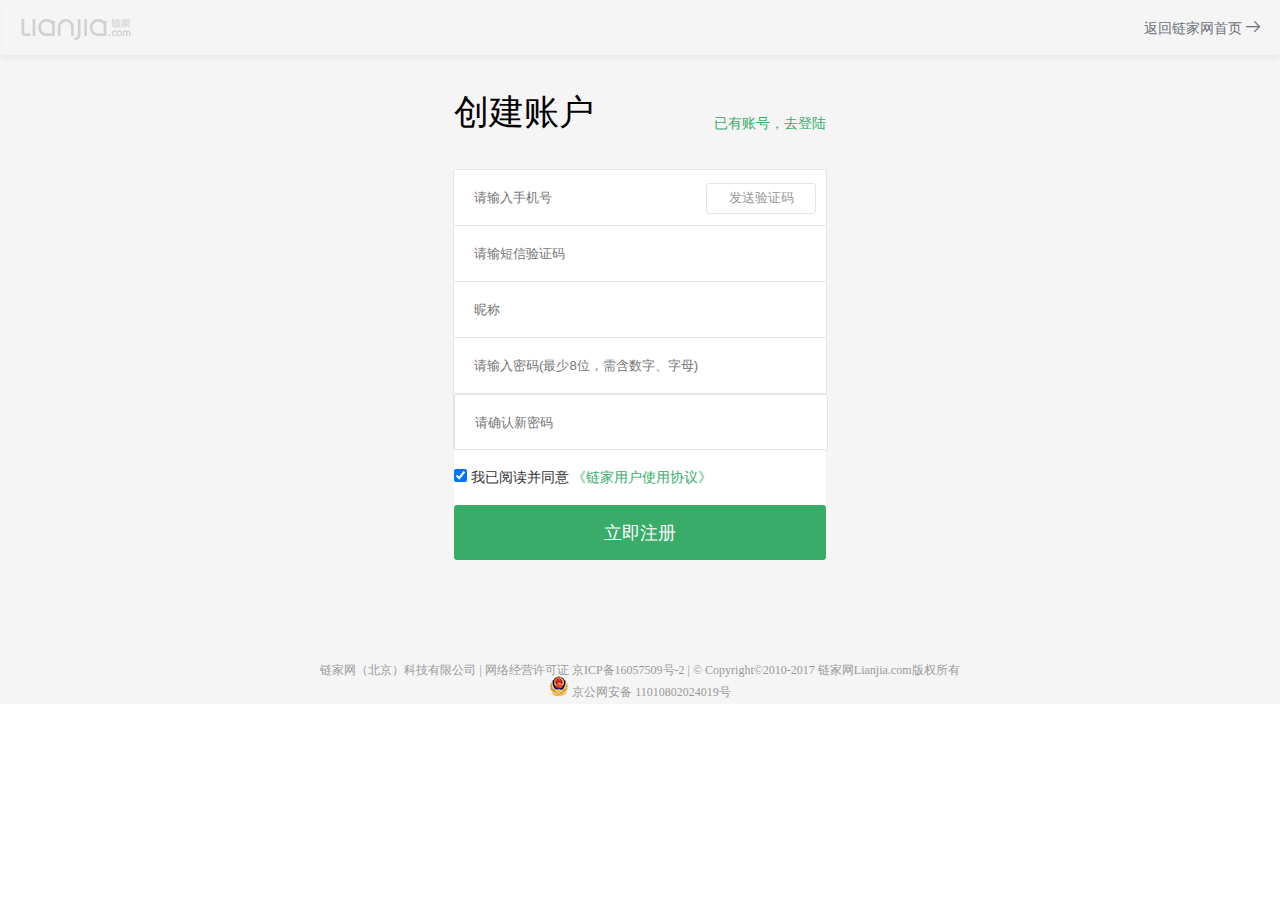
<file: login.html>
<!DOCTYPE html>
<html lang="en">
<head>
	<meta charset="UTF-8">
	<title>用户注册-北京链家网</title>
	<!-- 引入公共样式 -->
	<link rel="stylesheet" type="text/css" href="css/common.css">
	<!-- 引入字体图标 -->
	<link rel="stylesheet" type="text/css" href="./fonts/iconfont.css">
	<!-- 引入重置样式 -->
	<link rel="stylesheet" type="text/css" href="css/reset.css">
	<!-- 引入正文样式 -->
	<link rel="stylesheet" type="text/css" href="css/login.css">
</head>
<body>
	<div class="login-page">
		<div class="login-head">
			<img class="logo-lianjia" src="./images/list/logo1.png">
			<a class="back-header" href="">
				返回链家网首页
				<i class="iconfont icon-arrow-line-right"></i>
			</a>
		</div>
		<div class="login-cont page-container">
			<div class="cont-title">
				<h1 class="title-left">创建账户</h1>
				<div class="title-right">
					<a href="">已有账号，去登陆</a>
				</div>
			</div>
			<ul class="login-box">
				<li>
					<input class="short-msg input" type="text" name="username" placeholder="请输入手机号">
					<button class="btn">发送验证码</button>
					<p class="through"></p>
					<p class="errorBox">请输入正确手机号</p>
				</li>
				<li>
					<input class="input" type="text" name="shot-msg" placeholder="请输短信验证码">
				</li>
				<li>
					<input class="input" type="text" name="username" placeholder="昵称">
				</li>
				<li>
					<input class="input" type="password" name="password" placeholder="请输入密码(最少8位，需含数字、字母)">
				</li>
				<li>
					<input class="new-input input" type="password" name="password" placeholder="请确认新密码">
				</li>
				<li class="check-con">
					<input type="checkbox" checked="checked" name="协议" value=""> 我已阅读并同意
					<a class="agreement" href="">《链家用户使用协议》</a>
				</li>
				<li class="submit-box">
					<input class="sub-btn input" type="submit" name="submit" value="立即注册">
				</li>
			</ul>
			
		</div>
		<div class="page-foot page-container">
			<p>链家网（北京）科技有限公司 | 网络经营许可证 京ICP备16057509号-2 | © Copyright©2010-2017 链家网Lianjia.com版权所有
   			 </p>
			<a href="">
				<img src="./images/head/beian.png">
				<span>京公网安备 11010802024019号</span>
			</a>
			
		</div>
	</div>



	<!-- 引入JS文件 -->
	<script src="js/jquery.min.js"></script>
	<script src="js/login.js"></script>
</body>
</html>
</file>
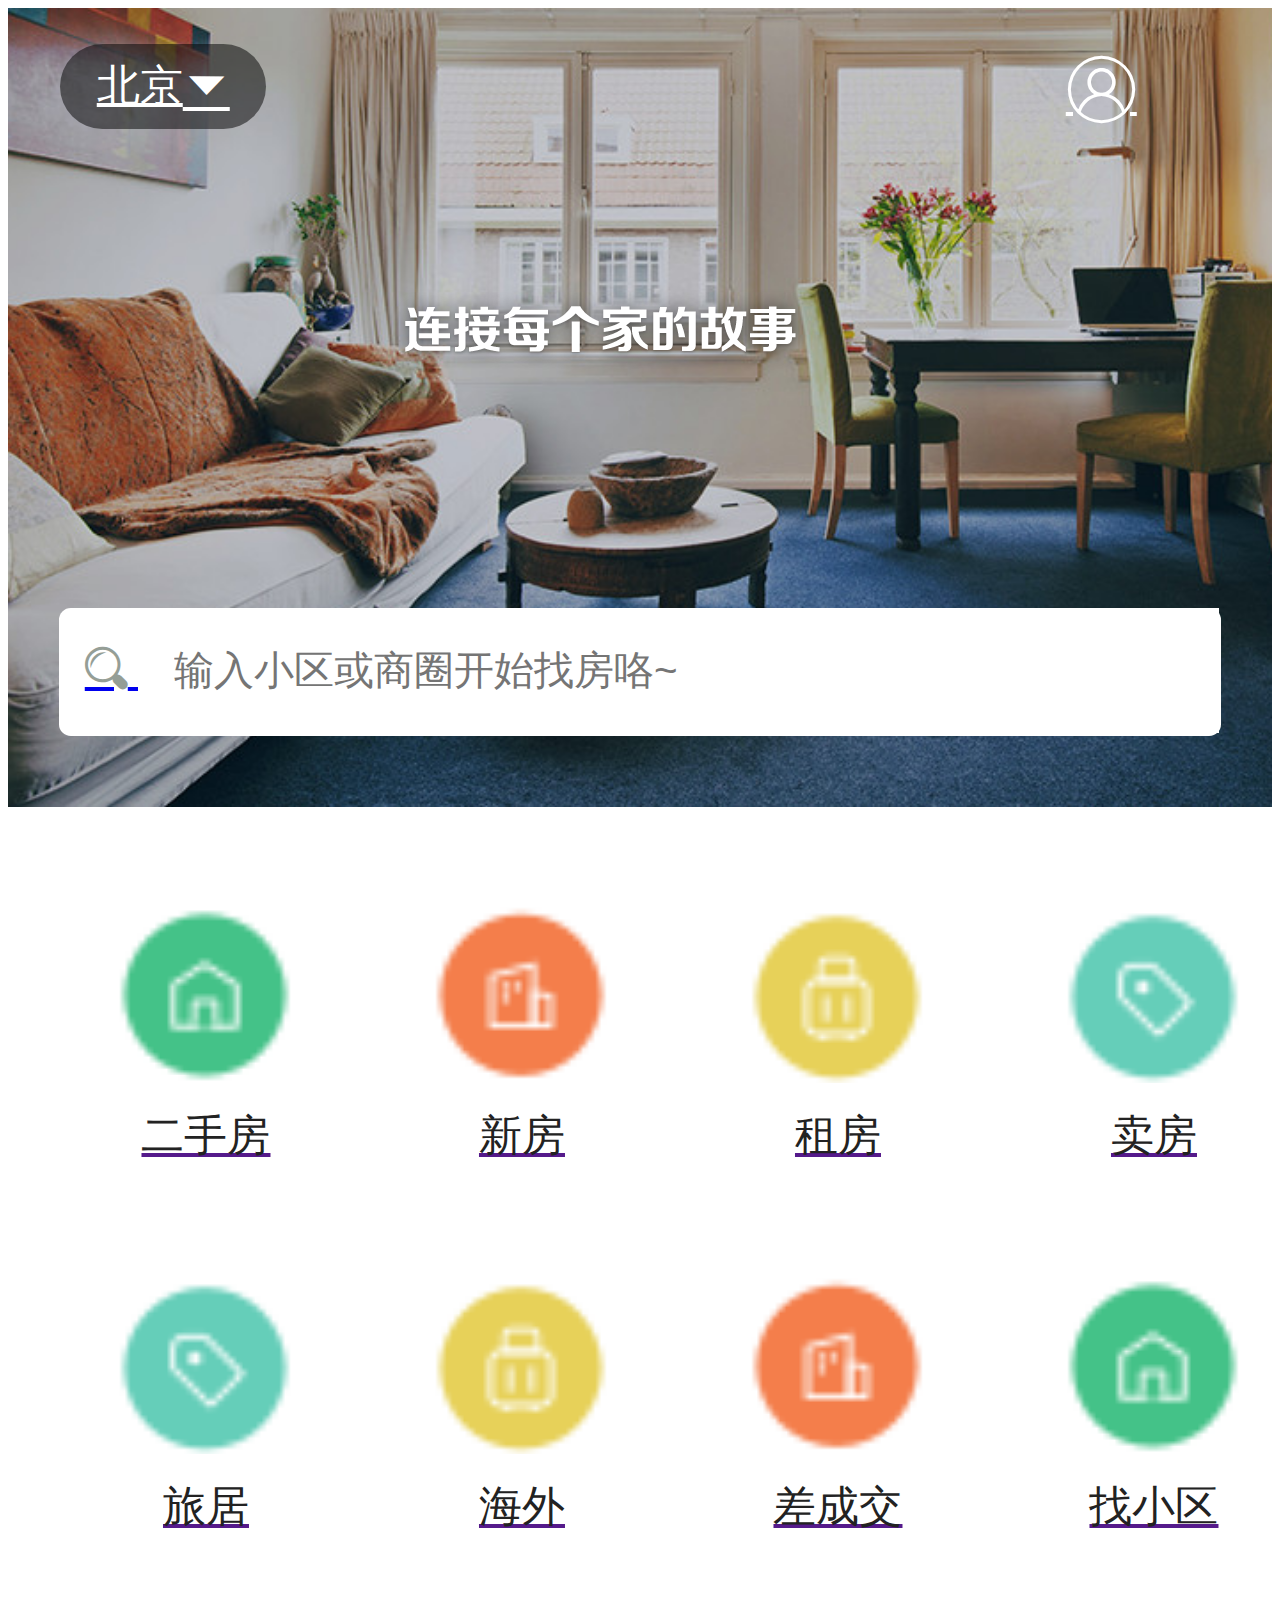
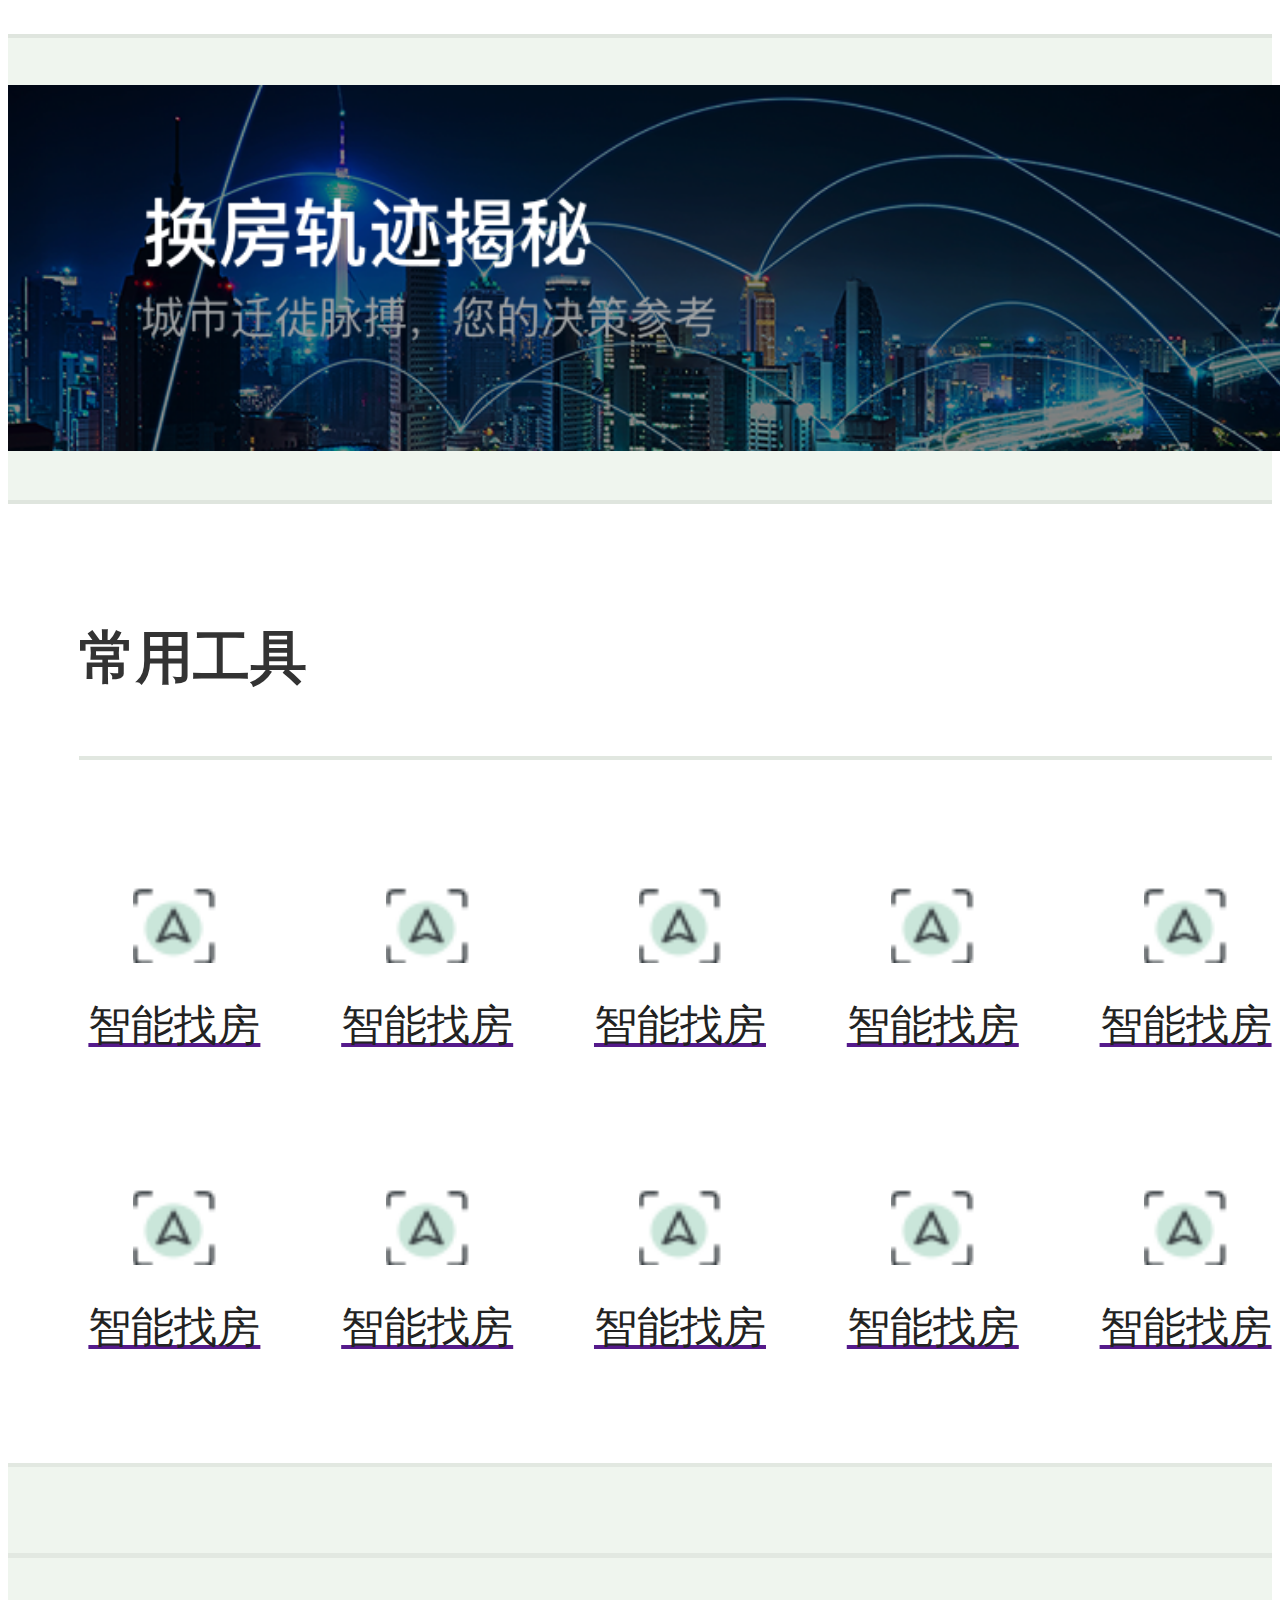
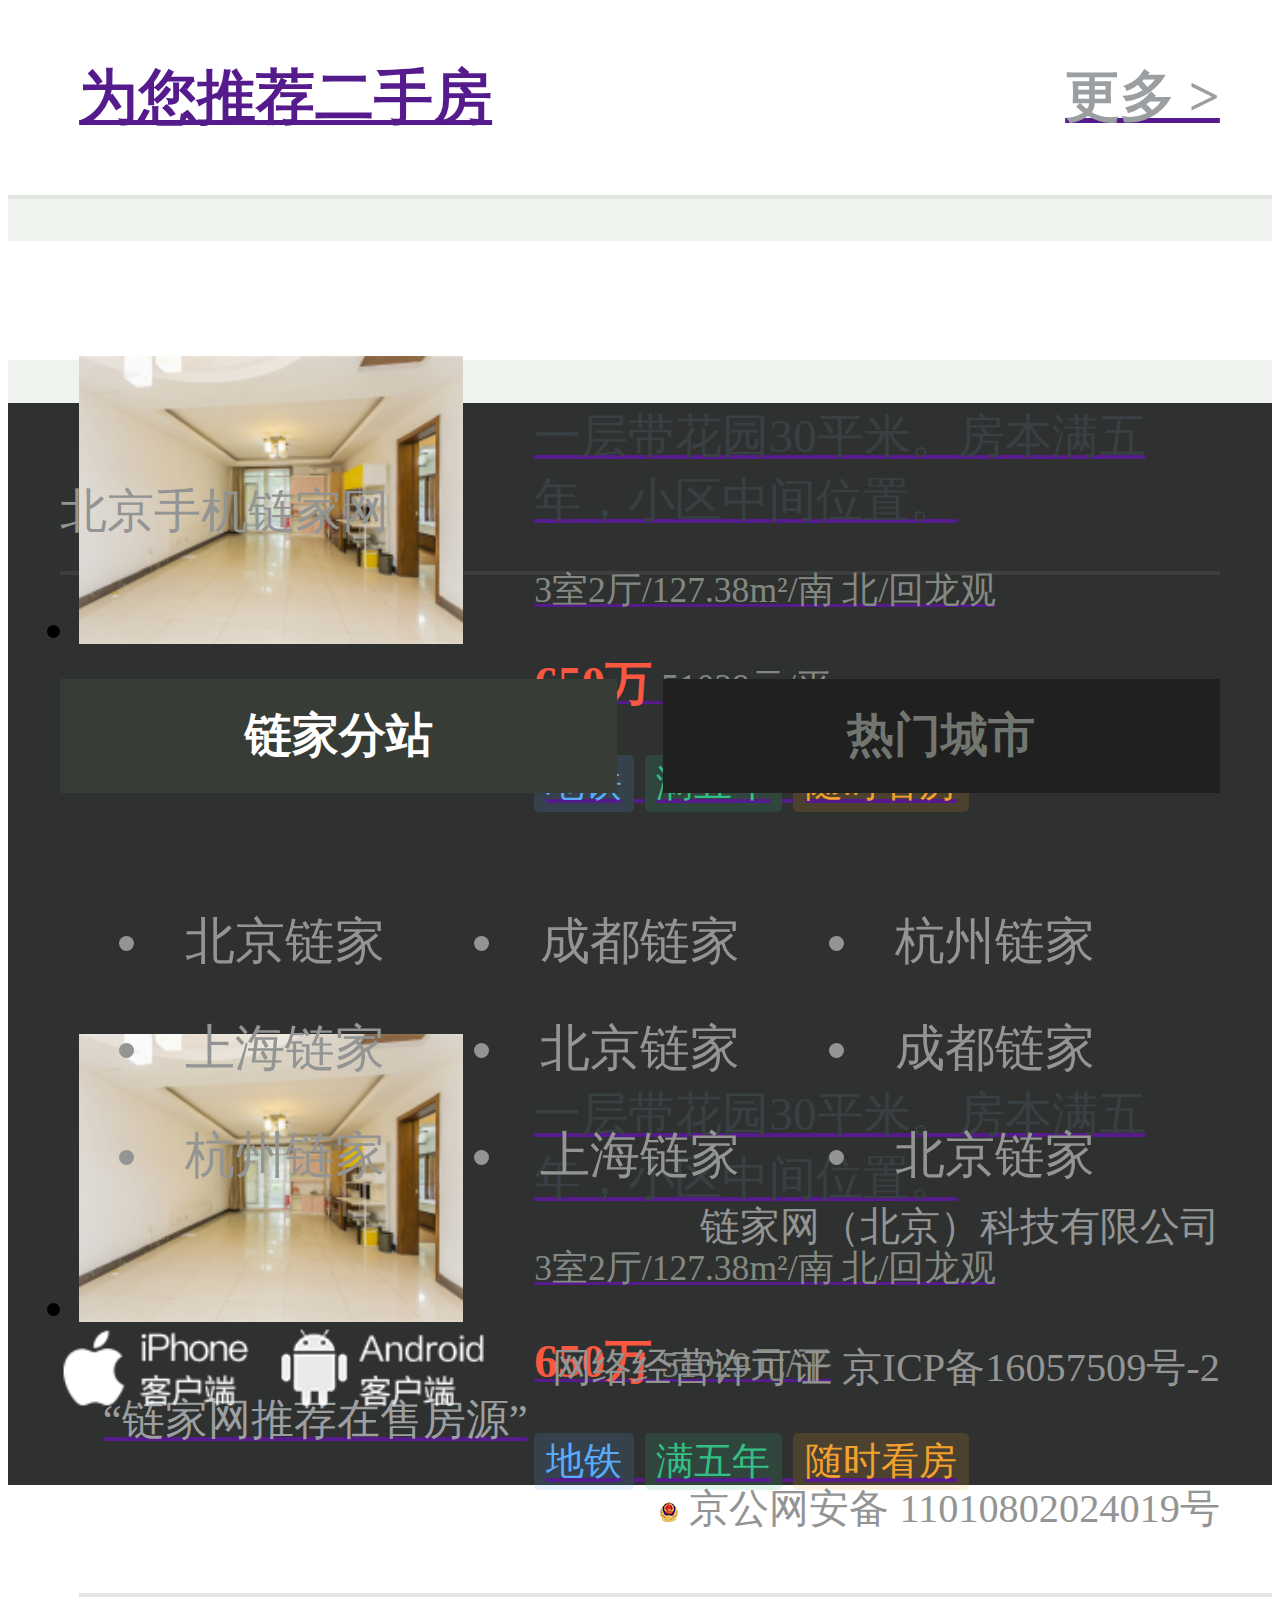
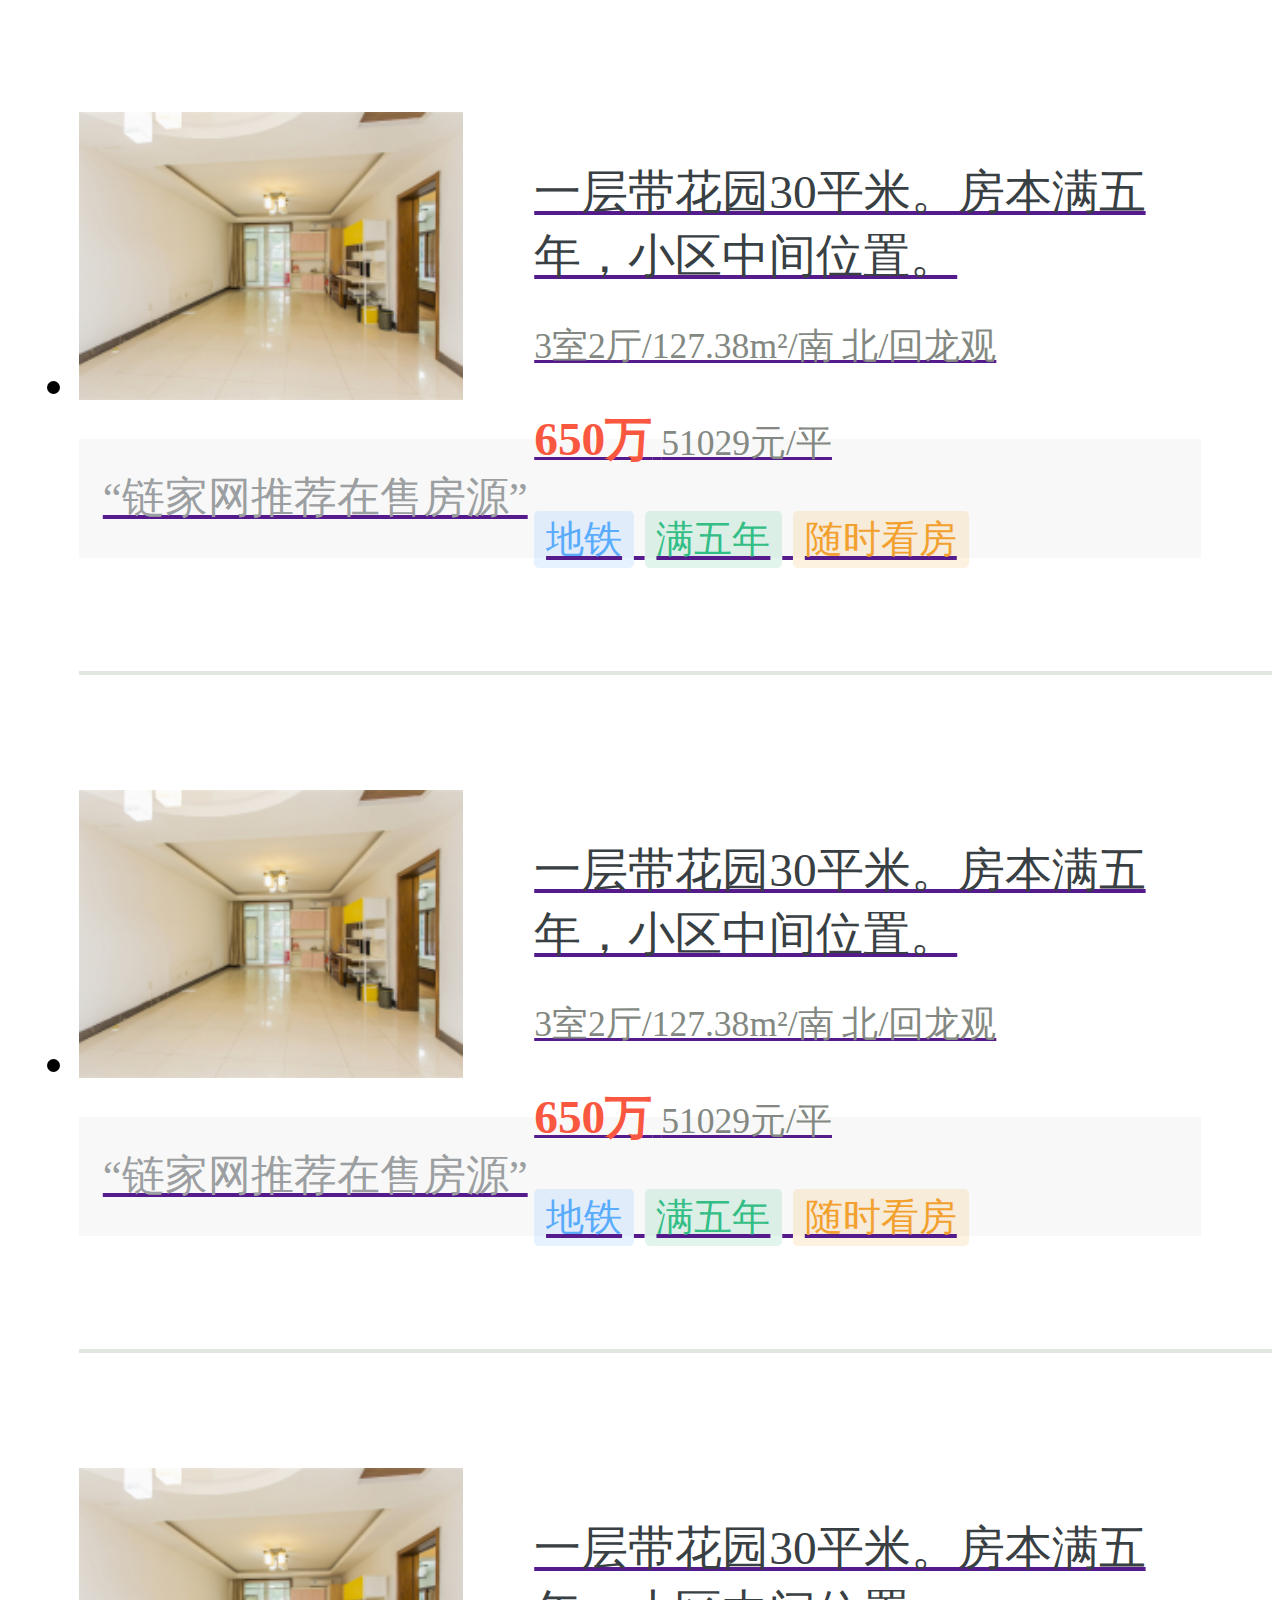
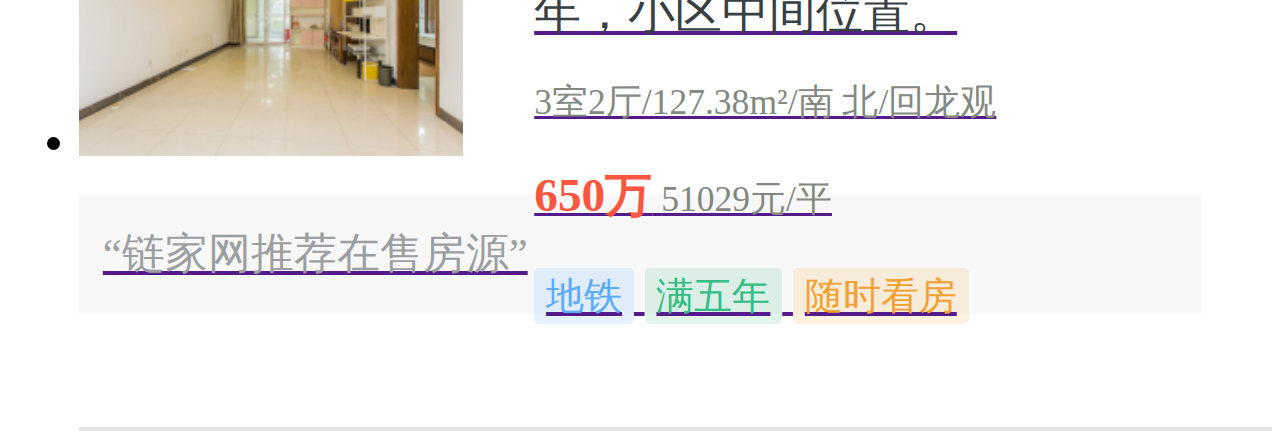
<file: M-index.html>
<!DOCTYPE html>
<html lang="en">
<head>
	<meta charset="UTF-8">
	<title>北京二手房_北京租房_北京房产网(北京链家网)</title>
	<meta id="viewport" name="viewport" content="width=device-width, initial-scale=0.3333333333333333, maximum-scale=0.3333333333333333, minimum-scale=0.3333333333333333, user-scalable=no">
	
	<!-- 引入重置样式 -->
	<link rel="stylesheet" type="text/css" href="css/index.css">
	<!-- 引入字体图标 -->
	<link rel="stylesheet" type="text/css" href="fonts/iconfont.css">
	<!-- 引入swiperCSS样式 -->
	<link rel="stylesheet" type="text/css" href="css/swiper.css">
	<!-- 引入移动端CSS -->
	<link rel="stylesheet" type="text/css" href="css/M-index.css">
</head>
<body>

<!-- 页头广告 headBanner start -->
	<div class="headBanner">
		<div class="banTop">
			<a class="add" href="">
				北京
				<i class="iconfont icon-sanjiaoxing"></i>
			</a>
			<a class="user" href="">
				<i class="iconfont icon-denglu"></i>
			</a>
		</div>
		<div class="banBottom">
			<div class="slogan"></div>
			<a class="search" href="javascript:;">
				<i class="iconfont icon-search"></i>
				<input type="text" class="input" placeholder="输入小区或商圈开始找房咯~" name="">
			</a>
		</div>
	</div>

<!-- 页头广告 headBanner end -->

<!-- 页面导航 pageNav 开始  -->
	<ul class="pageNav">
		<li>
			<a href="">
				<span class="ershoufang"></span>
				<span class="nav-text">二手房</span>
			</a>
		</li>
		<li>
			<a href="">
				<span class="xinfang"></span>
				<span class="nav-text">新房</span>
			</a>
		</li>
		<li>
			<a href="">
				<span class="zufang"></span>
				<span class="nav-text">租房</span>
			</a>
		</li>
		<li>
			<a href="">
				<span class="sellfang"></span>
				<span class="nav-text">卖房</span>
			</a>
		</li>
		<li>
			<a href="">
				<span class="sellfang"></span>
				<span class="nav-text">旅居</span>
			</a>
		</li>
		<li>
			<a href="">
				<span class="zufang"></span>
				<span class="nav-text">海外</span>
			</a>
		</li>
		<li>
			<a href="">
				<span class="xinfang"></span>
				<span class="nav-text">差成交</span>
			</a>
		</li>
		<li>
			<a href="">
				<span class="ershoufang"></span>
				<span class="nav-text">找小区</span>
			</a>
		</li>		
	</ul>

<!-- 页面导航 pageNav 结束  -->


<!-- 页面广告 pageBanner   开始 -->

	<div class="pageBanner">
		<img src="./images/App/3.png">
	</div>


<!-- 页面广告 pageBanner  结束 -->

<!-- 常用工具 tools 开始 -->

	<div class="tools">
		<p class="title">常用工具</p>
		<ul class="toolsCon">
			<li>
				<a href="">
					<span class="capacity"></span>
					<span class="tools-text">智能找房</span>
				</a>
			</li>
			<li>
				<a href="">
					<span class="capacity"></span>
					<span class="tools-text">智能找房</span>
				</a>
			</li>
			<li>
				<a href="">
					<span class="capacity"></span>
					<span class="tools-text">智能找房</span>
				</a>
			</li>
			<li>
				<a href="">
					<span class="capacity"></span>
					<span class="tools-text">智能找房</span>
				</a>
			</li>
			<li>
				<a href="">
					<span class="capacity"></span>
					<span class="tools-text">智能找房</span>
				</a>
			</li>
			<li>
				<a href="">
					<span class="capacity"></span>
					<span class="tools-text">智能找房</span>
				</a>
			</li>
			<li>
				<a href="">
					<span class="capacity"></span>
					<span class="tools-text">智能找房</span>
				</a>
			</li>
			<li>
				<a href="">
					<span class="capacity"></span>
					<span class="tools-text">智能找房</span>
				</a>
			</li>
			<li>
				<a href="">
					<span class="capacity"></span>
					<span class="tools-text">智能找房</span>
				</a>
			</li>
			<li>
				<a href="">
					<span class="capacity"></span>
					<span class="tools-text">智能找房</span>
				</a>
			</li>
		</ul>
	</div>

<!-- 常用工具 tools 结束 -->

<!-- 为您推荐二手房 recommend   开始 -->

		<div class="recommend">
			<p class="line"></p>
			<div class="tittle">
				<a href="">
					<span class="title-left">为您推荐二手房</span>
					<span class="more">更多 > </span>	
				</a>	
			</div>
			<ul class="recList">
				<li>
					<a href="">
						<div class="content">
							<img src="images/App/list.jpg">
							<div class="conText">
								<p class="conBt">一层带花园30平米。房本满五年，小区中间位置。</p>
								<p class="jushi">3室2厅/127.38m²/南 北/回龙观</p>
								<p class="price">
									<span class="zj">650万</span>
									<span class="dj">51029元/平</span>
								</p>
								<p class="state">
									<span class="stateA">地铁</span>
									<span class="stateB">满五年</span>
									<span class="stateC">随时看房</span>
								</p>
							</div>
						</div>
						<p class="itemDesc">“链家网推荐在售房源”</p>
					</a>
				</li>
				<li>
					<a href="">
						<div class="content">
							<img src="images/App/list.jpg">
							<div class="conText">
								<p class="conBt">一层带花园30平米。房本满五年，小区中间位置。</p>
								<p class="jushi">3室2厅/127.38m²/南 北/回龙观</p>
								<p class="price">
									<span class="zj">650万</span>
									<span class="dj">51029元/平</span>
								</p>
								<p class="state">
									<span class="stateA">地铁</span>
									<span class="stateB">满五年</span>
									<span class="stateC">随时看房</span>
								</p>
							</div>
						</div>
						<p class="itemDesc">“链家网推荐在售房源”</p>
					</a>
				</li>
				<li>
					<a href="">
						<div class="content">
							<img src="images/App/list.jpg">
							<div class="conText">
								<p class="conBt">一层带花园30平米。房本满五年，小区中间位置。</p>
								<p class="jushi">3室2厅/127.38m²/南 北/回龙观</p>
								<p class="price">
									<span class="zj">650万</span>
									<span class="dj">51029元/平</span>
								</p>
								<p class="state">
									<span class="stateA">地铁</span>
									<span class="stateB">满五年</span>
									<span class="stateC">随时看房</span>
								</p>
							</div>
						</div>
						<p class="itemDesc">“链家网推荐在售房源”</p>
					</a>
				</li>
				<li>
					<a href="">
						<div class="content">
							<img src="images/App/list.jpg">
							<div class="conText">
								<p class="conBt">一层带花园30平米。房本满五年，小区中间位置。</p>
								<p class="jushi">3室2厅/127.38m²/南 北/回龙观</p>
								<p class="price">
									<span class="zj">650万</span>
									<span class="dj">51029元/平</span>
								</p>
								<p class="state">
									<span class="stateA">地铁</span>
									<span class="stateB">满五年</span>
									<span class="stateC">随时看房</span>
								</p>
							</div>
						</div>
						<p class="itemDesc">“链家网推荐在售房源”</p>
					</a>
				</li>
				<li>
					<a href="">
						<div class="content">
							<img src="images/App/list.jpg">
							<div class="conText">
								<p class="conBt">一层带花园30平米。房本满五年，小区中间位置。</p>
								<p class="jushi">3室2厅/127.38m²/南 北/回龙观</p>
								<p class="price">
									<span class="zj">650万</span>
									<span class="dj">51029元/平</span>
								</p>
								<p class="state">
									<span class="stateA">地铁</span>
									<span class="stateB">满五年</span>
									<span class="stateC">随时看房</span>
								</p>
							</div>
						</div>
						<p class="itemDesc">“链家网推荐在售房源”</p>
					</a>
				</li>
			</ul>
	</div>

<!-- 为您推荐二手房 recommend   结束 -->

<!-- 页面底部 foot 开始 -->

<div class="foot">
	<div class="footCon">
		<p class="tittle">北京手机链家网</p>
		<div class="fContent">
			<div class="option">
				<span class="ljfz active">链家分站</span>
				<span class="hotcity">热门城市</span>
			</div>
			<div class="area change">
				<ul class="ljfzCity">
					<li>北京链家</li>
					<li>成都链家</li>
					<li>杭州链家</li>
					<li>上海链家</li>
					<li>北京链家</li>
					<li>成都链家</li>
					<li>杭州链家</li>
					<li>上海链家</li>
					<li>北京链家</li>
				</ul>
			</div>
			<div class="city">
				<ul class="ljfzCity hotcityCon">
					<li>重庆链家</li>
					<li>苏州链家</li>
					<li>武汉链家</li>
					<li>上海链家</li>
					<li>北京链家</li>
					<li>成都链家</li>
					<li>杭州链家</li>
					<li>上海链家</li>
					<li>北京链家</li>
					<li>成都链家</li>
					<li>杭州链家</li>
				</ul>
			</div>
		</div>
		<div class="info">
			<div class="download">
				<a class="ios" href=""></a>
				<a class="android" href=""></a>
			</div>
			<div class="shengMing">
				<p>链家网（北京）科技有限公司</p>
				<p>网络经营许可证 京ICP备16057509号-2</p>
				<p>
					<img src="images/App/guohui.png">
					京公网安备 11010802024019号
				</p>
			</div>
		</div>
	</div>
</div>




<!-- 页面底部 foot 结束 -->





	

<!-- JS 文件引入 -->
	<script>
		document.documentElement.style.fontSize = document.documentElement.clientWidth / 10 + 'px';
	</script>

	<script src="js/M-index.js"></script>
	
</body>
</html>
</file>
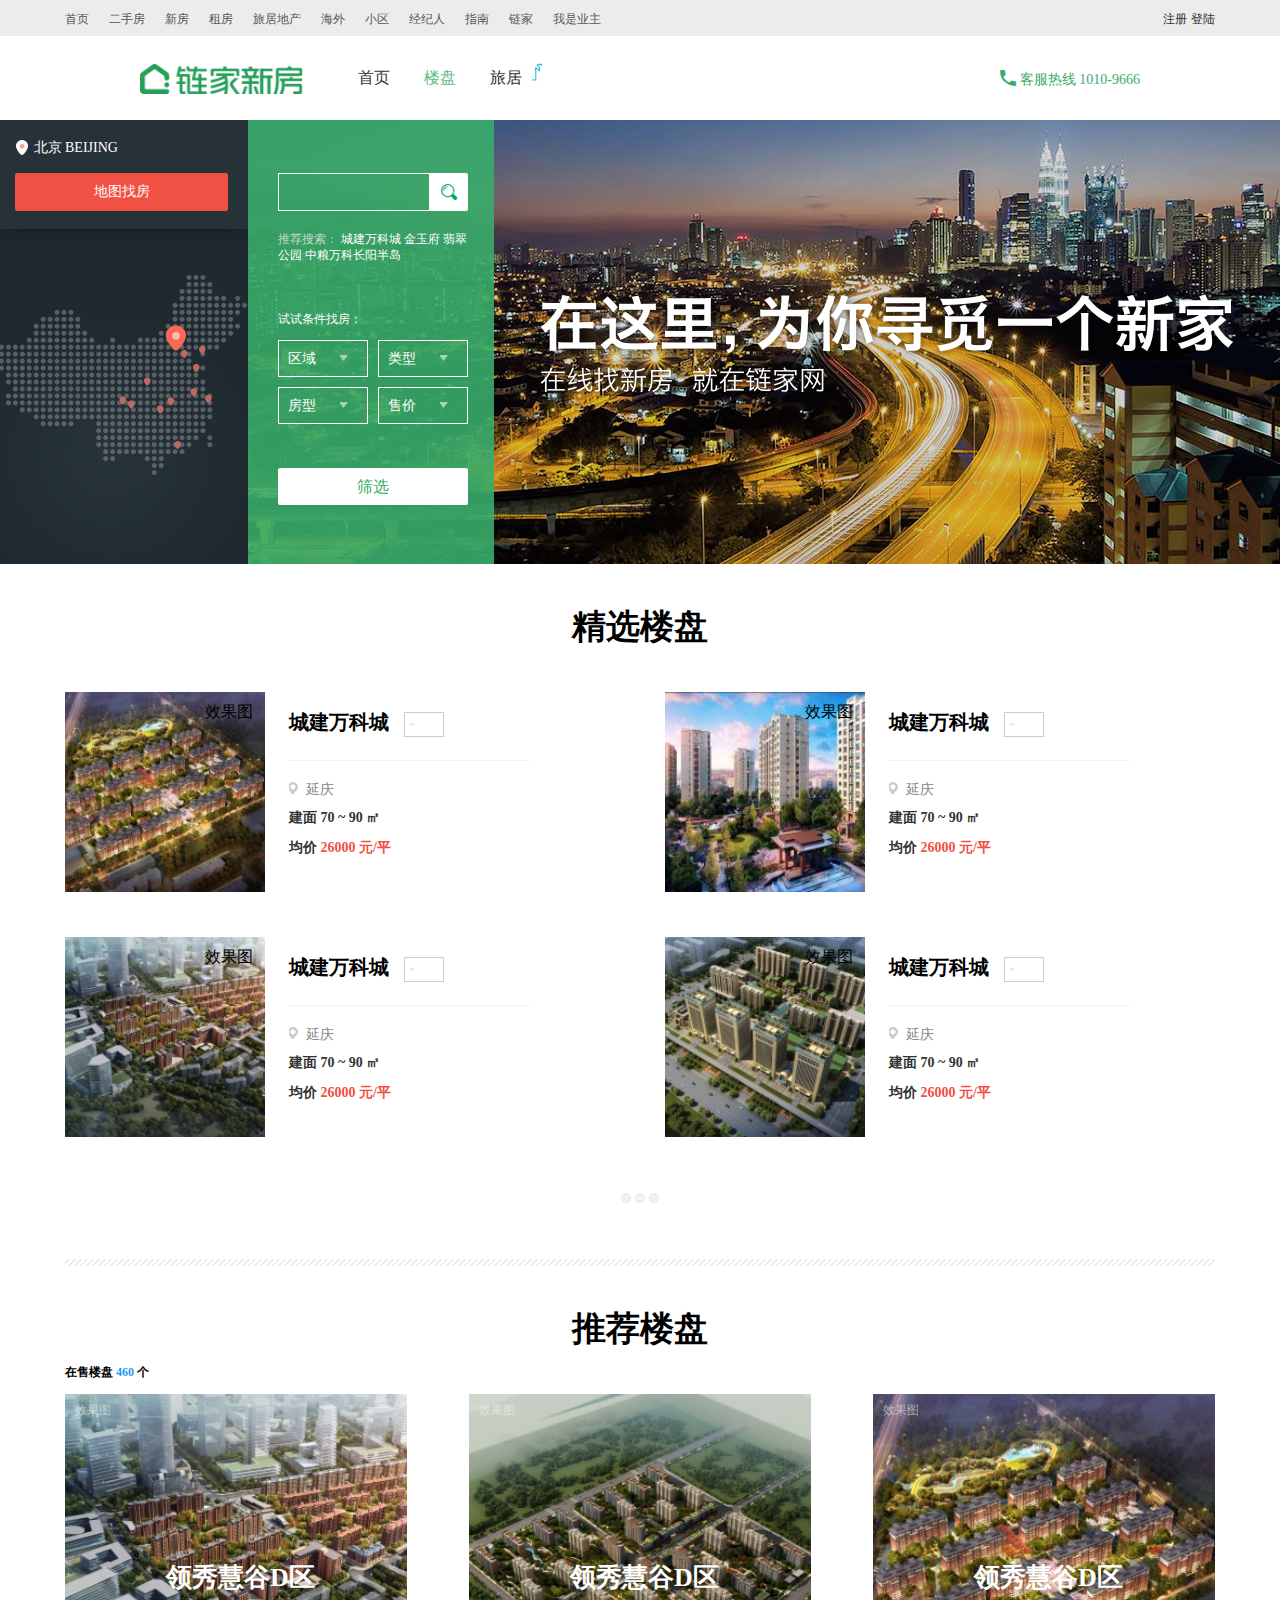
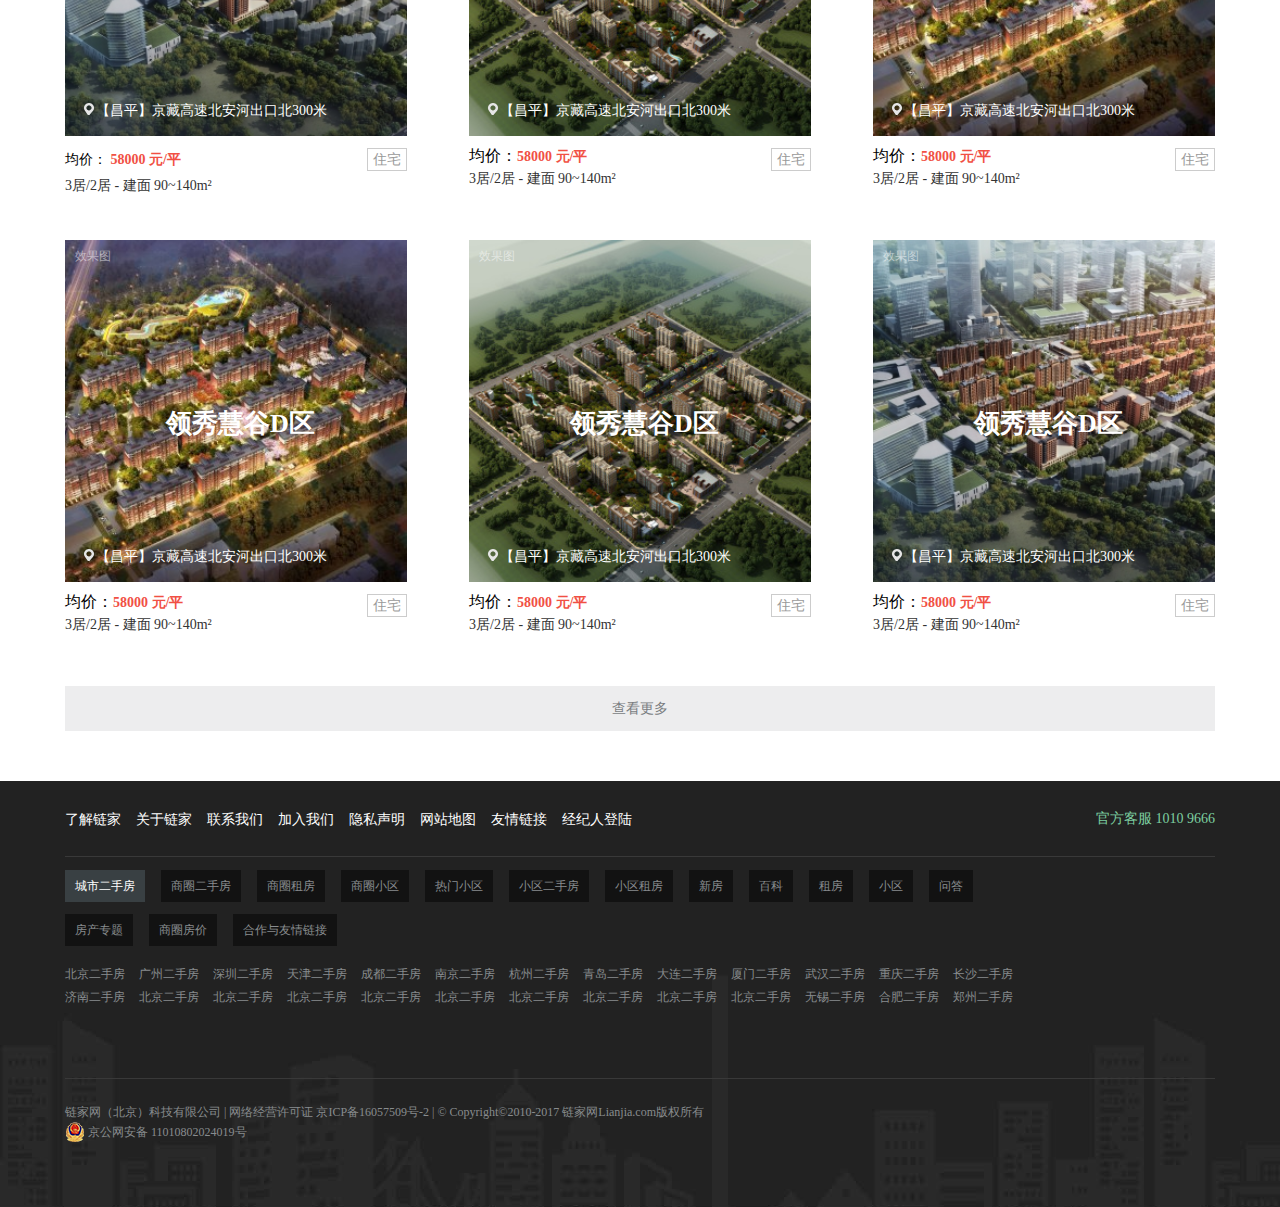
<file: newhouse.html>
<!DOCTYPE html>
<html lang="en">
<head>
	<meta charset="UTF-8">
	<title>北京新房_北京买房_北京房产信息网(北京链家新房)</title>
	<!-- 重置样式 -->
	<link rel="stylesheet" type="text/css" href="css/reset.css">
	<!-- 字体图标 -->
	<link rel="stylesheet" type="text/css" href="./fonts/iconfont.css">
	<!-- 正文CSS样式 -->
	<link rel="stylesheet" type="text/css" href="css/newhouse.css">
	<!-- 引入common样式 -->
	<link rel="stylesheet" type="text/css" href="css/common.css">
</head>
<body>
	<!-- 页头导航条 header-nav 开始-->
	<div class="header-nav clearfix">
		<div class="header-box container clearfix">
			<ul class="content-left clearfix">
				<li class="text-first">
					<a href="">首页</a>
				</li>
				<li>
					<a href="">二手房</a>
				</li>
				<li>
					<a href="">新房</a>
				</li>
				<li>
					<a href="">租房</a>
				</li>
				<li>
					<a href="">旅居地产</a>
				</li>
				<li>
					<a href="">海外</a>
				</li>
				<li>
					<a href="">小区</a>
				</li>
				<li>
					<a href="">经纪人</a>
				</li>
				<li class="guide">
					<a href="">指南</a>
				</li>
				<li class="lianjia">
					<a href="">链家</a>
					<div class="app-img">
						<img src="images/list/erweima.png">
					</div>
				</li>
				<li>
					<a href="">我是业主</a>
				</li>

			</ul>
			<div class="clearfix">
				<div class="content-right">
					<a href="">注册</a>
					<a href="">登陆</a>	
				</div>
			</div>
		</div>

	</div>

<!-- 页头导航条 header-nav 结束-->

<!-- 新房类页面导航 newhouse-nav 开始 -->
	<div class="newhouse-nav clearfix">
		<div class="newhouse-box page-container clearfix">
			<div class="new-left">
				<a href="" class="list-logo"></a>
				<ul class="content-nav">
					<li>
						<a href="">首页</a>
					</li>
					<li>
						<a href="" class="loupan">楼盘</a>
					</li>
					<li>
						<a href="">
							旅居<i><img src="images/newhouse/1.gif"></i>
						</a>
					</li>
				</ul>
			</div>
			<div class="new-right">
				<i class="iconfont icon-dianhua1"></i>
				客服热线  1010-9666
			</div>
		</div>
		
	</div>

<!-- 新房类页面导航 newhouse-nav 结束 -->

<!--  新房首图 newh-banner 开始-->
	<div class="newh-banner">
		<div class="banner-box">
			<ul class="banner-con">
				<li class="left-map">
						<div class="map-top">
							<p>
								<i></i>
								<span class="add">北京&nbsp;BEIJING</span>
							</p>
							<a href="">地图找房</a>
						</div>
					<a class="map-bottom" href="">
						
					</a>
				</li>

				<li class="new-filter">
					<div class="search-box">
						<input type="text" name="">
						<button>
							<i class="iconfont icon-search"></i>
						</button>
					</div>
					<p class="tj-search">
						<span>推荐搜索：</span>
						<a class="tj-lp" href="">城建万科城</a>
						<a class="tj-lp" href="">金玉府</a>
						<a class="tj-lp" href="">翡翠公园</a>
						<a class="tj-lp" href="">中粮万科长阳半岛</a>
					</p>

					<div class="tjzf">
						<p class="zf-text">试试条件找房：</p>
						<ul class="zf-box">
							<li class="area">
								<span>区域</span>
								<span class="sanjiao"></span>
								<ul class="area-main">
									<li>
										<a href="">不限</a>
									</li>
									<li>
										<a href="">东城</a>
									</li>
									<li>
										<a href="">西城</a>
									</li>
									<li>
										<a href="">朝阳</a>
									</li>
									<li>
										<a href="">海淀</a>
									</li>
									<li>
										<a href="">丰台</a>
									</li>		
									<li>
										<a href="">石景山</a>
									</li>
								</ul>
							</li>	
							<li class="area">
								<span>类型</span>
								<span class="sanjiao"></span>
								<ul class="area-main">
									<li>
										<a href="">不限</a>
									</li>
									<li>
										<a href="">东城</a>
									</li>
									<li>
										<a href="">西城</a>
									</li>
									<li>
										<a href="">朝阳</a>
									</li>
									<li>
										<a href="">海淀</a>
									</li>
									<li>
										<a href="">丰台</a>
									</li>		
									<li>
										<a href="">石景山</a>
									</li>
								</ul>
							</li>
							<li class="area">
								<span>房型</span>
								<span class="sanjiao"></span>
								<ul class="area-main">
									<li>
										<a href="">不限</a>
									</li>
									<li>
										<a href="">东城</a>
									</li>
									<li>
										<a href="">西城</a>
									</li>
									<li>
										<a href="">朝阳</a>
									</li>
									<li>
										<a href="">海淀</a>
									</li>
									<li>
										<a href="">丰台</a>
									</li>		
									<li>
										<a href="">石景山</a>
									</li>
								</ul>
							</li>
							<li class="area">
								<span>售价</span>
								<span class="sanjiao"></span>
								<ul class="area-main">
									<li>
										<a href="">不限</a>
									</li>
									<li>
										<a href="">东城</a>
									</li>
									<li>
										<a href="">西城</a>
									</li>
									<li>
										<a href="">朝阳</a>
									</li>
									<li>
										<a href="">海淀</a>
									</li>
									<li>
										<a href="">丰台</a>
									</li>		
									<li>
										<a href="">石景山</a>
									</li>
								</ul>
							</li>
						</ul>
					</div>
					<a class="sx-btn" href="">筛选</a>
				</li>
				<li class="slogan">
					<a class="slogan-main"  href="">
						<i class="slogan-title"></i>
					</a>
				</li>
			</ul>

		</div>
	</div>


<!--    新房首图newh-banner 结束   -->

<!-- 精选楼盘 handpick 开始 -->

	<div class="handpick container">
		<h1 class="handpick-title">精选楼盘</h1>
		<div class="jx-wrap clearfix">
			<ul class="jx-content">
				<li>
					<div class="jx-left">
						<span class="xgt">效果图</span>
						<img src="./images/newhouse/jx-1.jpg">
					</div>
					<div class="jx-right">
						<p class="p1">
							城建万科城
							<span>住宅</span>
						</p>
						<p class="p2">
							<i></i>
							延庆
						</p>
						<p class="p3">建面 70 ~ 90 ㎡</p>
						<p class="p4">
							均价
							<span>26000 元/平</span>
						</p>
					</div>
				</li>
				<li>
					<div class="jx-left">
						<span class="xgt">效果图</span>
						<img src="./images/newhouse/jx-2.jpg">
					</div>
					<div class="jx-right">
						<p class="p1">
							城建万科城
							<span>住宅</span>
						</p>
						<p class="p2">
							<i></i>
							延庆
						</p>
						<p class="p3">建面 70 ~ 90 ㎡</p>
						<p class="p4">
							均价
							<span>26000 元/平</span>
						</p>
					</div>
				</li>
				<li>
					<div class="jx-left">
						<span class="xgt">效果图</span>
						<img src="./images/newhouse/jx-3.jpg">
					</div>
					<div class="jx-right">
						<p class="p1">
							城建万科城
							<span>住宅</span>
						</p>
						<p class="p2">
							<i></i>
							延庆
						</p>
						<p class="p3">建面 70 ~ 90 ㎡</p>
						<p class="p4">
							均价
							<span>26000 元/平</span>
						</p>
					</div>
				</li>
				<li>
					<div class="jx-left">
						<span class="xgt">效果图</span>
						<img src="./images/newhouse/jx-4.jpg">
					</div>
					<div class="jx-right">
						<p class="p1">
							城建万科城
							<span>住宅</span>
						</p>
						<p class="p2">
							<i></i>
							延庆
						</p>
						<p class="p3">建面 70 ~ 90 ㎡</p>
						<p class="p4">
							均价
							<span>26000 元/平</span>
						</p>
					</div>
				</li>
			</ul>
			<div class="index">
				<span></span>
				<span></span>
				<span></span>
			</div>
		</div>
	</div>

<!-- 精选楼盘 handpick 结束 -->
<!-- 分界线 开始 -->
<div class="fj-line container">
	
</div>
<!-- 分界线 结束 -->

<!-- 推荐楼盘 new-recommend 开始 -->
	<div class="new-recommend container"> 
		<h1 class="title">推荐楼盘</h1>
		<p class="sell-num">在售楼盘 <span>460</span> 个</p>
		<ul class="lp-recommend clearfix">
			<li class="mar-l">
				<div class="image">
					<a class="image-box" href="">
						<p class="xgt">效果图</p>
						<p class="name">领秀慧谷D区</p>
						<img src="./images/newhouse/jx-5.jpg">
						<p class="add"><i></i>【昌平】京藏高速北安河出口北300米</p>
					</a>
				</div> 
				<div class="con-box">
					均价： <span class="price">58000 元/平</span>
					<span class="nature">住宅</span>
				</div>
				<p class="jushi">3居/2居 - 建面 90~140m²</p>	
			</li>

			<li class="mar-l">
				<div class="image">
					<a class="image-box" href="">
						<p class="xgt">效果图</p>
						<p class="name">领秀慧谷D区</p>
						<img src="./images/newhouse/jx-6.jpg">
						<p class="add"><i></i>【昌平】京藏高速北安河出口北300米</p>
					</a>
				</div> 
				<div>
					均价：<span class="price">58000 元/平</span>
					<span class="nature">住宅</span>
				</div>
				<p class="jushi">3居/2居 - 建面 90~140m²</p>	
			</li>
			<li >
				<div class="image">
					<a class="image-box" href="">
						<p class="xgt">效果图</p>
						<p class="name">领秀慧谷D区</p>
						<img src="./images/newhouse/jx-7.jpg">
						<p class="add"><i></i>【昌平】京藏高速北安河出口北300米</p>
					</a>
				</div> 
				<div>
					均价：<span class="price">58000 元/平</span>
					<span class="nature">住宅</span>
				</div>
				<p class="jushi">3居/2居 - 建面 90~140m²</p>	
			</li>
			<li class="mar-l">
				<div class="image">
					<a class="image-box" href="">
						<p class="xgt">效果图</p>
						<p class="name">领秀慧谷D区</p>
						<img src="./images/newhouse/jx-7.jpg">
						<p class="add"><i></i>【昌平】京藏高速北安河出口北300米</p>
					</a>
				</div> 
				<div>
					均价：<span class="price">58000 元/平</span>
					<span class="nature">住宅</span>
				</div>
				<p class="jushi">3居/2居 - 建面 90~140m²</p>	
			</li>
			<li class="mar-l">
				<div class="image">
					<a class="image-box" href="">
						<p class="xgt">效果图</p>
						<p class="name">领秀慧谷D区</p>
						<img src="./images/newhouse/jx-6.jpg">
						<p class="add"><i></i>【昌平】京藏高速北安河出口北300米</p>
					</a>
				</div> 
				<div>
					均价：<span class="price">58000 元/平</span>
					<span class="nature">住宅</span>
				</div>
				<p class="jushi">3居/2居 - 建面 90~140m²</p>	
			</li>
			<li>
				<div class="image">
					<a class="image-box" href="">
						<p class="xgt">效果图</p>
						<p class="name">领秀慧谷D区</p>
						<img src="./images/newhouse/jx-5.jpg">
						<p class="add"><i></i>【昌平】京藏高速北安河出口北300米</p>
					</a>
				</div> 
				<div>
					均价：<span class="price">58000 元/平</span>
					<span class="nature">住宅</span>
				</div>
				<p class="jushi">3居/2居 - 建面 90~140m²</p>	
			</li>
		</ul>
		<a class="more" href="">查看更多</a>
	</div>


<!-- 推荐楼盘 new-recommend 结束 -->


<!-- 页尾 footer 开始 -->
	<div class="footer">
		<div class="footer-box container">
			<div class="footer-title">
				<ul class="title-nav">
					<li><a href="">了解链家</a></li>
					<li><a href="">关于链家</a></li>
					<li><a href="">联系我们</a></li>
					<li><a href="">加入我们</a></li>
					<li><a href="">隐私声明</a></li>
					<li><a href="">网站地图</a></li>
					<li><a href="">友情链接</a></li>
					<li><a href="">经纪人登陆</a></li>
				</ul>
				<p class="tel">官方客服 1010 9666</p>
			</div>

			<div class="ft-content">
				<ul class="ft-nav">
					<li class="active">城市二手房</li>
					<li>商圈二手房</li>
					<li>商圈租房</li>
					<li>商圈小区</li>
					<li>热门小区</li>
					<li>小区二手房</li>
					<li>小区租房</li>
					<li>新房</li>
					<li>百科</li>
					<li>租房</li>
					<li>小区</li>
					<li>问答</li>
					<li>房产专题</li>
					<li>商圈房价</li>
					<li>合作与友情链接</li>
				</ul>
				<ul class="ft-list">
					<li class="active">
						<a href="">北京二手房</a>
						<a href="">广州二手房</a>
						<a href="">深圳二手房</a>
						<a href="">天津二手房</a>
						<a href="">成都二手房</a>
						<a href="">南京二手房</a>
						<a href="">杭州二手房</a>
						<a href="">青岛二手房</a>
						<a href="">大连二手房</a>
						<a href="">厦门二手房</a>
						<a href="">武汉二手房</a>
						<a href="">重庆二手房</a>
						<a href="">长沙二手房</a>
						<a href="">济南二手房</a>
						<a href="">北京二手房</a>
						<a href="">北京二手房</a>
						<a href="">北京二手房</a>
						<a href="">北京二手房</a>
						<a href="">北京二手房</a>
						<a href="">北京二手房</a>
						<a href="">北京二手房</a>
						<a href="">北京二手房</a>
						<a href="">北京二手房</a>
						<a href="">无锡二手房</a>
						<a href="">合肥二手房</a>
						<a href="">郑州二手房</a>
					</li>
					<li>
						<a href="">安定门二手房</a>
						<a href="">马连道二手房</a>
						<a href="">南沙滩二手房</a>
						<a href="">甘家口二手房</a>
						<a href="">甘露园二手房</a>
						<a href="">亚运村二手房</a>
						<a href="">东城二手房</a>
						<a href="">北七家二手房</a>
						<a href="">大连二手房</a>
						<a href="">厦门二手房</a>
						<a href="">武汉二手房</a>
						<a href="">重庆二手房</a>
						<a href="">长沙二手房</a>
						<a href="">济南二手房</a>
						<a href="">北京二手房</a>
						<a href="">北京二手房</a>
						<a href="">北京二手房</a>
						<a href="">北京二手房</a>
						<a href="">北京二手房</a>
						<a href="">北京二手房</a>
						<a href="">北京二手房</a>
						<a href="">北京二手房</a>
						<a href="">北京二手房</a>
						<a href="">北京二手房</a>
						<a href="">北京二手房</a>
						<a href="">北京二手房</a>
						<a href="">安定门二手房</a>
						<a href="">马连道二手房</a>
						<a href="">南沙滩二手房</a>
						<a href="">甘家口二手房</a>
						<a href="">甘露园二手房</a>
						<a href="">亚运村二手房</a>
						<a href="">东城二手房</a>
						<a href="">北七家二手房</a>
						<a href="">大连二手房</a>
						<a href="">厦门二手房</a>
						<a href="">武汉二手房</a>
						<a href="">旧宫二手房</a>
						<a href="">宣武门二手房</a>
						<a href="">华威桥二手房</a>
					</li>
					<li>
						<a href="">杨庄租房</a>
						<a href="">亚运村小营租房</a>
						<a href="">草桥租房</a>
						<a href="">天津二手房</a>
						<a href="">成都二手房</a>
						<a href="">南京二手房</a>
						<a href="">杭州二手房</a>
						<a href="">青岛二手房</a>
						<a href="">大连二手房</a>
						<a href="">厦门二手房</a>
						<a href="">武汉二手房</a>
						<a href="">重庆二手房</a>
						<a href="">长沙二手房</a>
						<a href="">济南二手房</a>
						<a href="">北京二手房</a>
						<a href="">北京二手房</a>
						<a href="">北京二手房</a>
						<a href="">北京二手房</a>
						<a href="">北京二手房</a>
						<a href="">北京二手房</a>
						<a href="">北京二手房</a>
						<a href="">北京二手房</a>
						<a href="">北京二手房</a>
						<a href="">北京二手房</a>
						<a href="">北京二手房</a>
						<a href="">北京二手房</a>
						<a href="">安定门二手房</a>
						<a href="">马连道二手房</a>
						<a href="">南沙滩二手房</a>
						<a href="">甘家口二手房</a>
						<a href="">甘露园二手房</a>
						<a href="">亚运村二手房</a>
						<a href="">东城二手房</a>
						<a href="">北七家二手房</a>
						<a href="">大连二手房</a>
						<a href="">厦门二手房</a>
						<a href="">武汉二手房</a>
						<a href="">东花市租房</a>
						<a href="">崇文门租房</a>
						<a href="">菜户营租房</a>
					</li>
					<li>
						<a href="">杨庄租房</a>
						<a href="">亚运村小营租房</a>
						<a href="">草桥租房</a>
						<a href="">天津二手房</a>
						<a href="">成都二手房</a>
						<a href="">南京二手房</a>
						<a href="">杭州二手房</a>
						<a href="">青岛二手房</a>
						<a href="">大连二手房</a>
						<a href="">厦门二手房</a>
						<a href="">武汉二手房</a>
						<a href="">重庆二手房</a>
						<a href="">长沙二手房</a>
						<a href="">济南二手房</a>
						<a href="">北京二手房</a>
						<a href="">北京二手房</a>
						<a href="">北京二手房</a>
						<a href="">北京二手房</a>
						<a href="">北京二手房</a>
						<a href="">北京二手房</a>
						<a href="">北京二手房</a>
						<a href="">北京二手房</a>
						<a href="">北京二手房</a>
						<a href="">北京二手房</a>
						<a href="">北京二手房</a>
						<a href="">北京二手房</a>
						<a href="">安定门二手房</a>
						<a href="">马连道二手房</a>
						<a href="">南沙滩二手房</a>
						<a href="">甘家口二手房</a>
						<a href="">甘露园二手房</a>
						<a href="">亚运村二手房</a>
						<a href="">东城二手房</a>
						<a href="">北七家二手房</a>
						<a href="">大连二手房</a>
						<a href="">厦门二手房</a>
						<a href="">武汉二手房</a>
						<a href="">东花市租房</a>
						<a href="">崇文门租房</a>
						<a href="">菜户营租房</a>
					</li>
					<li>
						<a href="">乔庄小区</a>
						<a href="">东花市小区</a>
						<a href="">崇文门小区</a>
						<a href="">安贞小区</a>
						<a href="">工体小区</a>
						<a href="">南京二手房</a>
						<a href="">杭州二手房</a>
						<a href="">青岛二手房</a>
						<a href="">大连二手房</a>
						<a href="">厦门二手房</a>
						<a href="">武汉二手房</a>
						<a href="">重庆二手房</a>
						<a href="">长沙二手房</a>
						<a href="">济南二手房</a>
						<a href="">北京二手房</a>
						<a href="">北京二手房</a>
						<a href="">北京二手房</a>
						<a href="">北京二手房</a>
						<a href="">北京二手房</a>
						<a href="">北京二手房</a>
						<a href="">北京二手房</a>
						<a href="">北京二手房</a>
						<a href="">北京二手房</a>
						<a href="">北京二手房</a>
						<a href="">北京二手房</a>
						<a href="">北京二手房</a>
						<a href="">安定门二手房</a>
						<a href="">花香小区二手房</a>
						<a href="">新街口小区</a>
						<a href="">马坡小区</a>
					</li>
					<li>
						<a href="">香悦四季</a>
						<a href="">首创新悦成</a>
						<a href="">枣园商城</a>
						<a href="">丽景长安</a>
						<a href="">成都二手房</a>
						<a href="">南京二手房</a>
						<a href="">杭州二手房</a>
						<a href="">青岛二手房</a>
						<a href="">大连二手房</a>
						<a href="">厦门二手房</a>
						<a href="">武汉二手房</a>
						<a href="">重庆二手房</a>
						<a href="">长沙二手房</a>
						<a href="">济南二手房</a>
						<a href="">北京二手房</a>
						<a href="">北京二手房</a>
						<a href="">北京二手房</a>
						<a href="">北京二手房</a>
						<a href="">北京二手房</a>
						<a href="">北京二手房</a>
						<a href="">北京二手房</a>
						<a href="">北京二手房</a>
						<a href="">北京二手房</a>
						<a href="">北京二手房</a>
						<a href="">北京二手房</a>
						<a href="">北京二手房</a>
						<a href="">安定门二手房</a>
						<a href="">马连道二手房</a>
						<a href="">南沙滩二手房</a>
						<a href="">甘家口二手房</a>
						<a href="">甘露园二手房</a>
						<a href="">安定门二手房</a>
						<a href="">马连道二手房</a>
						<a href="">南沙滩二手房</a>
						<a href="">甘家口二手房</a>
						<a href="">甘露园二手房</a>
						<a href="">亚运村二手房</a>
						<a href="">东城二手房</a>
						<a href="">北七家二手房</a>
						<a href="">大连二手房</a>
						<a href="">厦门二手房</a>
						<a href="">武汉二手房</a>
						<a href="">领秀新硅谷2号院</a>
						<a href="">金港国际</a>
						<a href="">知春里</a>
					</li>
					<li>
						<a href="">杨庄租房</a>
						<a href="">亚运村小营租房</a>
						<a href="">草桥租房</a>
						<a href="">天津二手房</a>
						<a href="">成都二手房</a>
						<a href="">南京二手房</a>
						<a href="">杭州二手房</a>
						<a href="">青岛二手房</a>
						<a href="">大连二手房</a>
						<a href="">厦门二手房</a>
						<a href="">武汉二手房</a>
						<a href="">重庆二手房</a>
						<a href="">长沙二手房</a>
						<a href="">济南二手房</a>
						<a href="">北京二手房</a>
						<a href="">北京二手房</a>
						<a href="">北京二手房</a>
						<a href="">北京二手房</a>
						<a href="">北京二手房</a>
						<a href="">北京二手房</a>
						<a href="">北京二手房</a>
						<a href="">北京二手房</a>
						<a href="">安定门二手房</a>
						<a href="">马连道二手房</a>
						<a href="">南沙滩二手房</a>
						<a href="">甘家口二手房</a>
						<a href="">甘露园二手房</a>
						<a href="">亚运村二手房</a>
						<a href="">东城二手房</a>
						<a href="">北七家二手房</a>
						<a href="">大连二手房</a>
						<a href="">厦门二手房</a>
						<a href="">武汉二手房</a>
						<a href="">东花市租房</a>
						<a href="">崇文门租房</a>
						<a href="">菜户营租房</a>
					</li>
					<li>
						<a href="">杨庄租房</a>
						<a href="">亚运村小营租房</a>
						<a href="">草桥租房</a>
						<a href="">天津二手房</a>
						<a href="">成都二手房</a>
						<a href="">南京二手房</a>
						<a href="">杭州二手房</a>
						<a href="">青岛二手房</a>
						<a href="">大连二手房</a>
						<a href="">厦门二手房</a>
						<a href="">武汉二手房</a>
						<a href="">重庆二手房</a>
						<a href="">长沙二手房</a>
						<a href="">济南二手房</a>
						<a href="">北京二手房</a>
						<a href="">北京二手房</a>
						<a href="">北京二手房</a>
						<a href="">北京二手房</a>
						<a href="">亚运村小营租房</a>
						<a href="">草桥租房</a>
						<a href="">天津二手房</a>
						<a href="">成都二手房</a>
						<a href="">南京二手房</a>
						<a href="">杭州二手房</a>
						<a href="">北京二手房</a>
						<a href="">北京二手房</a>
						<a href="">北京二手房</a>
						<a href="">北京二手房</a>
						<a href="">北京二手房</a>
						<a href="">北京二手房</a>
						<a href="">北京二手房</a>
						<a href="">北京二手房</a>
						<a href="">安定门二手房</a>
						<a href="">马连道二手房</a>
						<a href="">南沙滩二手房</a>
						<a href="">甘家口二手房</a>
						<a href="">甘露园二手房</a>
						<a href="">亚运村二手房</a>
						<a href="">东城二手房</a>
						<a href="">北七家二手房</a>
						<a href="">大连二手房</a>
						<a href="">厦门二手房</a>
						<a href="">武汉二手房</a>
						<a href="">东花市租房</a>
						<a href="">崇文门租房</a>
						<a href="">菜户营租房</a>
					</li>
					<li>
						<a href="">杨庄租房</a>
						<a href="">亚运村小营租房</a>
						<a href="">草桥租房</a>
						<a href="">天津二手房</a>
						<a href="">成都二手房</a>
						<a href="">南京二手房</a>
						<a href="">杭州二手房</a>
						<a href="">青岛二手房</a>
						<a href="">大连二手房</a>
						<a href="">厦门二手房</a>
						<a href="">武汉二手房</a>
						<a href="">重庆二手房</a>
						<a href="">长沙二手房</a>
						<a href="">济南二手房</a>
						<a href="">北京二手房</a>
						<a href="">北京二手房</a>
						<a href="">北京二手房</a>
						<a href="">北京二手房</a>
						<a href="">北京二手房</a>
						<a href="">北京二手房</a>
						<a href="">北京二手房</a>
						<a href="">北京二手房</a>
						<a href="">北京二手房</a>
						<a href="">北京二手房</a>
						<a href="">北京二手房</a>
						<a href="">北京二手房</a>
						<a href="">安定门二手房</a>
						<a href="">马连道二手房</a>
						<a href="">南沙滩二手房</a>
						<a href="">甘家口二手房</a>
						<a href="">甘露园二手房</a>
						<a href="">亚运村二手房</a>
						<a href="">东城二手房</a>
						<a href="">北七家二手房</a>
						<a href="">大连二手房</a>
						<a href="">厦门二手房</a>
						<a href="">武汉二手房</a>
						<a href="">东花市租房</a>
						<a href="">崇文门租房</a>
						<a href="">菜户营租房</a>
						<a href="">安定门二手房</a>
						<a href="">马连道二手房</a>
						<a href="">南沙滩二手房</a>
						<a href="">甘家口二手房</a>
						<a href="">甘露园二手房</a>
						<a href="">亚运村二手房</a>
						<a href="">东城二手房</a>
						<a href="">北七家二手房</a>
						<a href="">大连二手房</a>
						<a href="">厦门二手房</a>
						<a href="">武汉二手房</a>
						<a href="">东花市租房</a>
						<a href="">崇文门租房</a>
						<a href="">菜户营租房</a>
					</li>
					<li>
						<a href="">杨庄租房</a>
						<a href="">亚运村小营租房</a>
						<a href="">草桥租房</a>
						<a href="">天津二手房</a>
						<a href="">成都二手房</a>
						<a href="">南京二手房</a>
						<a href="">杭州二手房</a>
						<a href="">青岛二手房</a>
						<a href="">大连二手房</a>
						<a href="">厦门二手房</a>
						<a href="">武汉二手房</a>
						<a href="">重庆二手房</a>
						<a href="">长沙二手房</a>
						<a href="">济南二手房</a>
						<a href="">北京二手房</a>
						<a href="">北京二手房</a>
						<a href="">安定门二手房</a>
						<a href="">马连道二手房</a>
						<a href="">南沙滩二手房</a>
						<a href="">甘家口二手房</a>
						<a href="">甘露园二手房</a>
						<a href="">亚运村二手房</a>
						<a href="">东城二手房</a>
						<a href="">北七家二手房</a>
						<a href="">大连二手房</a>
						<a href="">厦门二手房</a>
						<a href="">武汉二手房</a>
						<a href="">东花市租房</a>
						<a href="">崇文门租房</a>
						<a href="">菜户营租房</a>
					</li>
					<li>
						<a href="">杨庄租房</a>
						<a href="">亚运村小营租房</a>
						<a href="">草桥租房</a>
						<a href="">天津二手房</a>
						<a href="">成都二手房</a>
						<a href="">南京二手房</a>
						<a href="">杭州二手房</a>
						<a href="">青岛二手房</a>
						<a href="">大连二手房</a>
						<a href="">厦门二手房</a>
						<a href="">武汉二手房</a>
						<a href="">重庆二手房</a>
						<a href="">长沙二手房</a>
						<a href="">济南二手房</a>
						<a href="">北京二手房</a>
						<a href="">北京二手房</a>
						<a href="">北京二手房</a>
						<a href="">北京二手房</a>
						<a href="">北京二手房</a>
						<a href="">北京二手房</a>
						<a href="">北京二手房</a>
						<a href="">北京二手房</a>
						<a href="">北京二手房</a>
						<a href="">北京二手房</a>
						<a href="">北京二手房</a>
						<a href="">北京二手房</a>
						<a href="">安定门二手房</a>
						<a href="">马连道二手房</a>
						<a href="">南沙滩二手房</a>
						<a href="">甘家口二手房</a>
						<a href="">甘露园二手房</a>
						<a href="">亚运村二手房</a>
						<a href="">东城二手房</a>
						<a href="">北七家二手房</a>
						<a href="">大连二手房</a>
						<a href="">厦门二手房</a>
						<a href="">武汉二手房</a>
						<a href="">东花市租房</a>
						<a href="">崇文门租房</a>
						<a href="">菜户营租房</a>
					</li>
					<li>
						<a href="">杨庄租房</a>
						<a href="">亚运村小营租房</a>
						<a href="">草桥租房</a>
						<a href="">天津二手房</a>
						<a href="">成都二手房</a>
						<a href="">南京二手房</a>
						<a href="">杭州二手房</a>
						<a href="">青岛二手房</a>
						<a href="">大连二手房</a>
						<a href="">厦门二手房</a>
						<a href="">武汉二手房</a>
						<a href="">重庆二手房</a>
						<a href="">长沙二手房</a>
						<a href="">济南二手房</a>
						<a href="">北京二手房</a>
						<a href="">北京二手房</a>
						<a href="">北京二手房</a>
						<a href="">北京二手房</a>
						<a href="">北京二手房</a>
						<a href="">北京二手房</a>
						<a href="">北京二手房</a>
						<a href="">北京二手房</a>
						<a href="">北京二手房</a>
						<a href="">安定门二手房</a>
						<a href="">马连道二手房</a>
						<a href="">南沙滩二手房</a>
						<a href="">甘家口二手房</a>
						<a href="">甘露园二手房</a>
						<a href="">亚运村二手房</a>
						<a href="">东城二手房</a>
						<a href="">北七家二手房</a>
						<a href="">大连二手房</a>
						<a href="">厦门二手房</a>
						<a href="">武汉二手房</a>
						<a href="">东花市租房</a>
						<a href="">崇文门租房</a>
						<a href="">菜户营租房</a>
					</li>
					<li>
						<a href="">杨庄租房</a>
						<a href="">亚运村小营租房</a>
						<a href="">草桥租房</a>
						<a href="">天津二手房</a>
						<a href="">成都二手房</a>
						<a href="">南京二手房</a>
						<a href="">杭州二手房</a>
						<a href="">青岛二手房</a>
						<a href="">大连二手房</a>
						<a href="">厦门二手房</a>
						<a href="">武汉二手房</a>
						<a href="">重庆二手房</a>
						<a href="">长沙二手房</a>
						<a href="">济南二手房</a>
						<a href="">北京二手房</a>
						<a href="">北京二手房</a>
						<a href="">北京二手房</a>
						<a href="">北京二手房</a>
						<a href="">北京二手房</a>
						<a href="">北京二手房</a>
						<a href="">北京二手房</a>
						<a href="">安定门二手房</a>
						<a href="">马连道二手房</a>
						<a href="">南沙滩二手房</a>
						<a href="">甘家口二手房</a>
						<a href="">甘露园二手房</a>
						<a href="">亚运村二手房</a>
						<a href="">东城二手房</a>
						<a href="">北七家二手房</a>
						<a href="">大连二手房</a>
						<a href="">厦门二手房</a>
						<a href="">武汉二手房</a>
						<a href="">东花市租房</a>
						<a href="">崇文门租房</a>
						<a href="">菜户营租房</a>
					</li>
					<li>
						<a href="">杨庄租房</a>
						<a href="">亚运村小营租房</a>
						<a href="">草桥租房</a>
						<a href="">天津二手房</a>
						<a href="">成都二手房</a>
						<a href="">南京二手房</a>
						<a href="">杭州二手房</a>
						<a href="">青岛二手房</a>
						<a href="">大连二手房</a>
						<a href="">厦门二手房</a>
						<a href="">武汉二手房</a>
						<a href="">重庆二手房</a>
						<a href="">长沙二手房</a>
						<a href="">济南二手房</a>
						<a href="">北京二手房</a>
						<a href="">北京二手房</a>
						<a href="">北京二手房</a>
						<a href="">北京二手房</a>
						<a href="">北京二手房</a>
						<a href="">北京二手房</a>
						<a href="">北京二手房</a>
						<a href="">北京二手房</a>
						<a href="">北京二手房</a>
						<a href="">北京二手房</a>
						<a href="">安定门二手房</a>
						<a href="">马连道二手房</a>
						<a href="">南沙滩二手房</a>
						<a href="">甘家口二手房</a>
						<a href="">甘露园二手房</a>
						<a href="">亚运村二手房</a>
						<a href="">东城二手房</a>
						<a href="">北七家二手房</a>
						<a href="">大连二手房</a>
						<a href="">厦门二手房</a>
						<a href="">武汉二手房</a>
						<a href="">东花市租房</a>
						<a href="">崇文门租房</a>
						<a href="">菜户营租房</a>
					</li>
					<li>
						<a href="">装修效果图</a>
						<a href="">天气预报查询一周</a>
						<a href="">草桥租房</a>
						<a href="">天津二手房</a>
						<a href="">成都二手房</a>
						<a href="">南京二手房</a>
						<a href="">杭州二手房</a>
						<a href="">青岛二手房</a>
						<a href="">大连二手房</a>
						<a href="">厦门二手房</a>
						<a href="">武汉二手房</a>
						<a href="">重庆二手房</a>
						<a href="">长沙二手房</a>
						<a href="">济南二手房</a>
						<a href="">北京二手房</a>
						<a href="">北京二手房</a>
						<a href="">北京二手房</a>
						<a href="">北京二手房</a>
						<a href="">北京二手房</a>
						<a href="">北京二手房</a>
						<a href="">北京二手房</a>
						<a href="">北京二手房</a>
						<a href="">安定门二手房</a>
						<a href="">马连道二手房</a>
						<a href="">南沙滩二手房</a>
						<a href="">甘家口二手房</a>
						<a href="">甘露园二手房</a>
						<a href="">亚运村二手房</a>
						<a href="">东城二手房</a>
						<a href="">北七家二手房</a>
						<a href="">大连二手房</a>
						<a href="">厦门二手房</a>
						<a href="">武汉二手房</a>
						<a href="">东花市租房</a>
						<a href="">手机房产网</a>
						<a href="">装修网</a>
					</li>
				</ul>
			</div>

			<div class="bottom">
				<p >链家网（北京）科技有限公司 | 网络经营许可证 京ICP备16057509号-2 | © Copyright©2010-2017 链家网Lianjia.com版权所有</p>
				<a class="record" href="">
					<img src="images/head/beian.png">
					<span>京公网安备 11010802024019号</span>	
				</a>
			</div>
		</div>
		
	</div>	
<!-- 页尾 footer 结束 -->

</body>
</html>
</file>
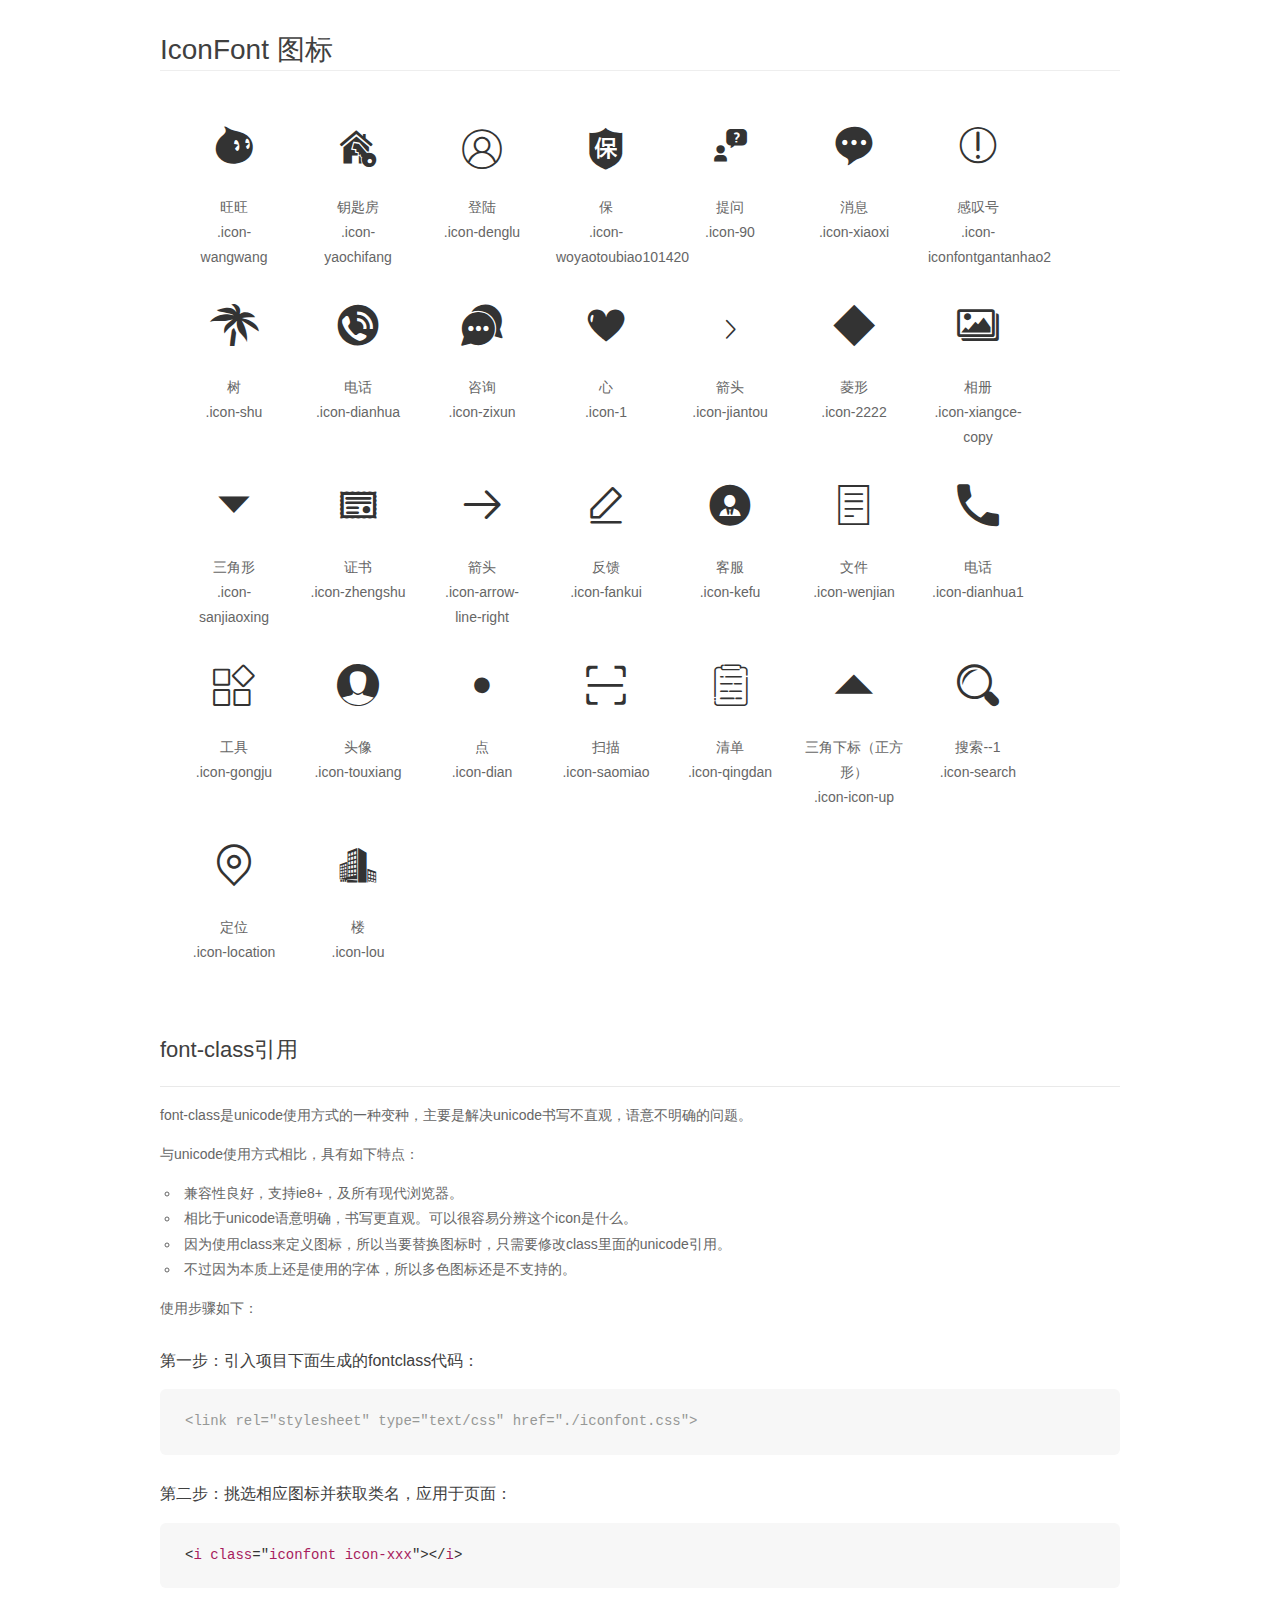
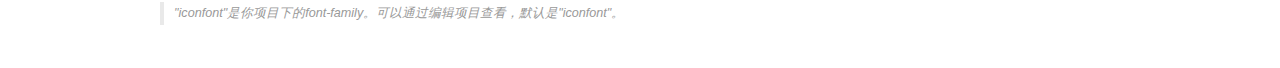
<file: fonts/demo_fontclass.html>
<!DOCTYPE html>
<html>
<head>
    <meta charset="utf-8"/>
    <title>IconFont</title>
    <link rel="stylesheet" href="demo.css">
    <link rel="stylesheet" href="iconfont.css">
</head>
<body>
    <div class="main markdown">
        <h1>IconFont 图标</h1>
        <ul class="icon_lists clear">
            
                <li>
                <i class="icon iconfont icon-wangwang"></i>
                    <div class="name">旺旺</div>
                    <div class="fontclass">.icon-wangwang</div>
                </li>
            
                <li>
                <i class="icon iconfont icon-yaochifang"></i>
                    <div class="name">钥匙房</div>
                    <div class="fontclass">.icon-yaochifang</div>
                </li>
            
                <li>
                <i class="icon iconfont icon-denglu"></i>
                    <div class="name">登陆</div>
                    <div class="fontclass">.icon-denglu</div>
                </li>
            
                <li>
                <i class="icon iconfont icon-woyaotoubiao101420"></i>
                    <div class="name">保</div>
                    <div class="fontclass">.icon-woyaotoubiao101420</div>
                </li>
            
                <li>
                <i class="icon iconfont icon-90"></i>
                    <div class="name">提问</div>
                    <div class="fontclass">.icon-90</div>
                </li>
            
                <li>
                <i class="icon iconfont icon-xiaoxi"></i>
                    <div class="name">消息</div>
                    <div class="fontclass">.icon-xiaoxi</div>
                </li>
            
                <li>
                <i class="icon iconfont icon-iconfontgantanhao2"></i>
                    <div class="name">感叹号</div>
                    <div class="fontclass">.icon-iconfontgantanhao2</div>
                </li>
            
                <li>
                <i class="icon iconfont icon-shu"></i>
                    <div class="name">树</div>
                    <div class="fontclass">.icon-shu</div>
                </li>
            
                <li>
                <i class="icon iconfont icon-dianhua"></i>
                    <div class="name">电话</div>
                    <div class="fontclass">.icon-dianhua</div>
                </li>
            
                <li>
                <i class="icon iconfont icon-zixun"></i>
                    <div class="name">咨询</div>
                    <div class="fontclass">.icon-zixun</div>
                </li>
            
                <li>
                <i class="icon iconfont icon-1"></i>
                    <div class="name">心</div>
                    <div class="fontclass">.icon-1</div>
                </li>
            
                <li>
                <i class="icon iconfont icon-jiantou"></i>
                    <div class="name">箭头</div>
                    <div class="fontclass">.icon-jiantou</div>
                </li>
            
                <li>
                <i class="icon iconfont icon-2222"></i>
                    <div class="name">菱形</div>
                    <div class="fontclass">.icon-2222</div>
                </li>
            
                <li>
                <i class="icon iconfont icon-xiangce-copy"></i>
                    <div class="name">相册</div>
                    <div class="fontclass">.icon-xiangce-copy</div>
                </li>
            
                <li>
                <i class="icon iconfont icon-sanjiaoxing"></i>
                    <div class="name">三角形</div>
                    <div class="fontclass">.icon-sanjiaoxing</div>
                </li>
            
                <li>
                <i class="icon iconfont icon-zhengshu"></i>
                    <div class="name">证书</div>
                    <div class="fontclass">.icon-zhengshu</div>
                </li>
            
                <li>
                <i class="icon iconfont icon-arrow-line-right"></i>
                    <div class="name">箭头</div>
                    <div class="fontclass">.icon-arrow-line-right</div>
                </li>
            
                <li>
                <i class="icon iconfont icon-fankui"></i>
                    <div class="name">反馈</div>
                    <div class="fontclass">.icon-fankui</div>
                </li>
            
                <li>
                <i class="icon iconfont icon-kefu"></i>
                    <div class="name">客服</div>
                    <div class="fontclass">.icon-kefu</div>
                </li>
            
                <li>
                <i class="icon iconfont icon-wenjian"></i>
                    <div class="name"> 文件</div>
                    <div class="fontclass">.icon-wenjian</div>
                </li>
            
                <li>
                <i class="icon iconfont icon-dianhua1"></i>
                    <div class="name">电话</div>
                    <div class="fontclass">.icon-dianhua1</div>
                </li>
            
                <li>
                <i class="icon iconfont icon-gongju"></i>
                    <div class="name">工具</div>
                    <div class="fontclass">.icon-gongju</div>
                </li>
            
                <li>
                <i class="icon iconfont icon-touxiang"></i>
                    <div class="name">头像</div>
                    <div class="fontclass">.icon-touxiang</div>
                </li>
            
                <li>
                <i class="icon iconfont icon-dian"></i>
                    <div class="name">点</div>
                    <div class="fontclass">.icon-dian</div>
                </li>
            
                <li>
                <i class="icon iconfont icon-saomiao"></i>
                    <div class="name">扫描</div>
                    <div class="fontclass">.icon-saomiao</div>
                </li>
            
                <li>
                <i class="icon iconfont icon-qingdan"></i>
                    <div class="name">清单</div>
                    <div class="fontclass">.icon-qingdan</div>
                </li>
            
                <li>
                <i class="icon iconfont icon-icon-up"></i>
                    <div class="name">三角下标（正方形）</div>
                    <div class="fontclass">.icon-icon-up</div>
                </li>
            
                <li>
                <i class="icon iconfont icon-search"></i>
                    <div class="name">搜索--1</div>
                    <div class="fontclass">.icon-search</div>
                </li>
            
                <li>
                <i class="icon iconfont icon-location"></i>
                    <div class="name">定位</div>
                    <div class="fontclass">.icon-location</div>
                </li>
            
                <li>
                <i class="icon iconfont icon-lou"></i>
                    <div class="name">楼</div>
                    <div class="fontclass">.icon-lou</div>
                </li>
            
        </ul>

        <h2 id="font-class-">font-class引用</h2>
        <hr>

        <p>font-class是unicode使用方式的一种变种，主要是解决unicode书写不直观，语意不明确的问题。</p>
        <p>与unicode使用方式相比，具有如下特点：</p>
        <ul>
        <li>兼容性良好，支持ie8+，及所有现代浏览器。</li>
        <li>相比于unicode语意明确，书写更直观。可以很容易分辨这个icon是什么。</li>
        <li>因为使用class来定义图标，所以当要替换图标时，只需要修改class里面的unicode引用。</li>
        <li>不过因为本质上还是使用的字体，所以多色图标还是不支持的。</li>
        </ul>
        <p>使用步骤如下：</p>
        <h3 id="-fontclass-">第一步：引入项目下面生成的fontclass代码：</h3>


        <pre><code class="lang-js hljs javascript"><span class="hljs-comment">&lt;link rel="stylesheet" type="text/css" href="./iconfont.css"&gt;</span></code></pre>
        <h3 id="-">第二步：挑选相应图标并获取类名，应用于页面：</h3>
        <pre><code class="lang-css hljs">&lt;<span class="hljs-selector-tag">i</span> <span class="hljs-selector-tag">class</span>="<span class="hljs-selector-tag">iconfont</span> <span class="hljs-selector-tag">icon-xxx</span>"&gt;&lt;/<span class="hljs-selector-tag">i</span>&gt;</code></pre>
        <blockquote>
        <p>"iconfont"是你项目下的font-family。可以通过编辑项目查看，默认是"iconfont"。</p>
        </blockquote>
    </div>
</body>
</html>
</file>
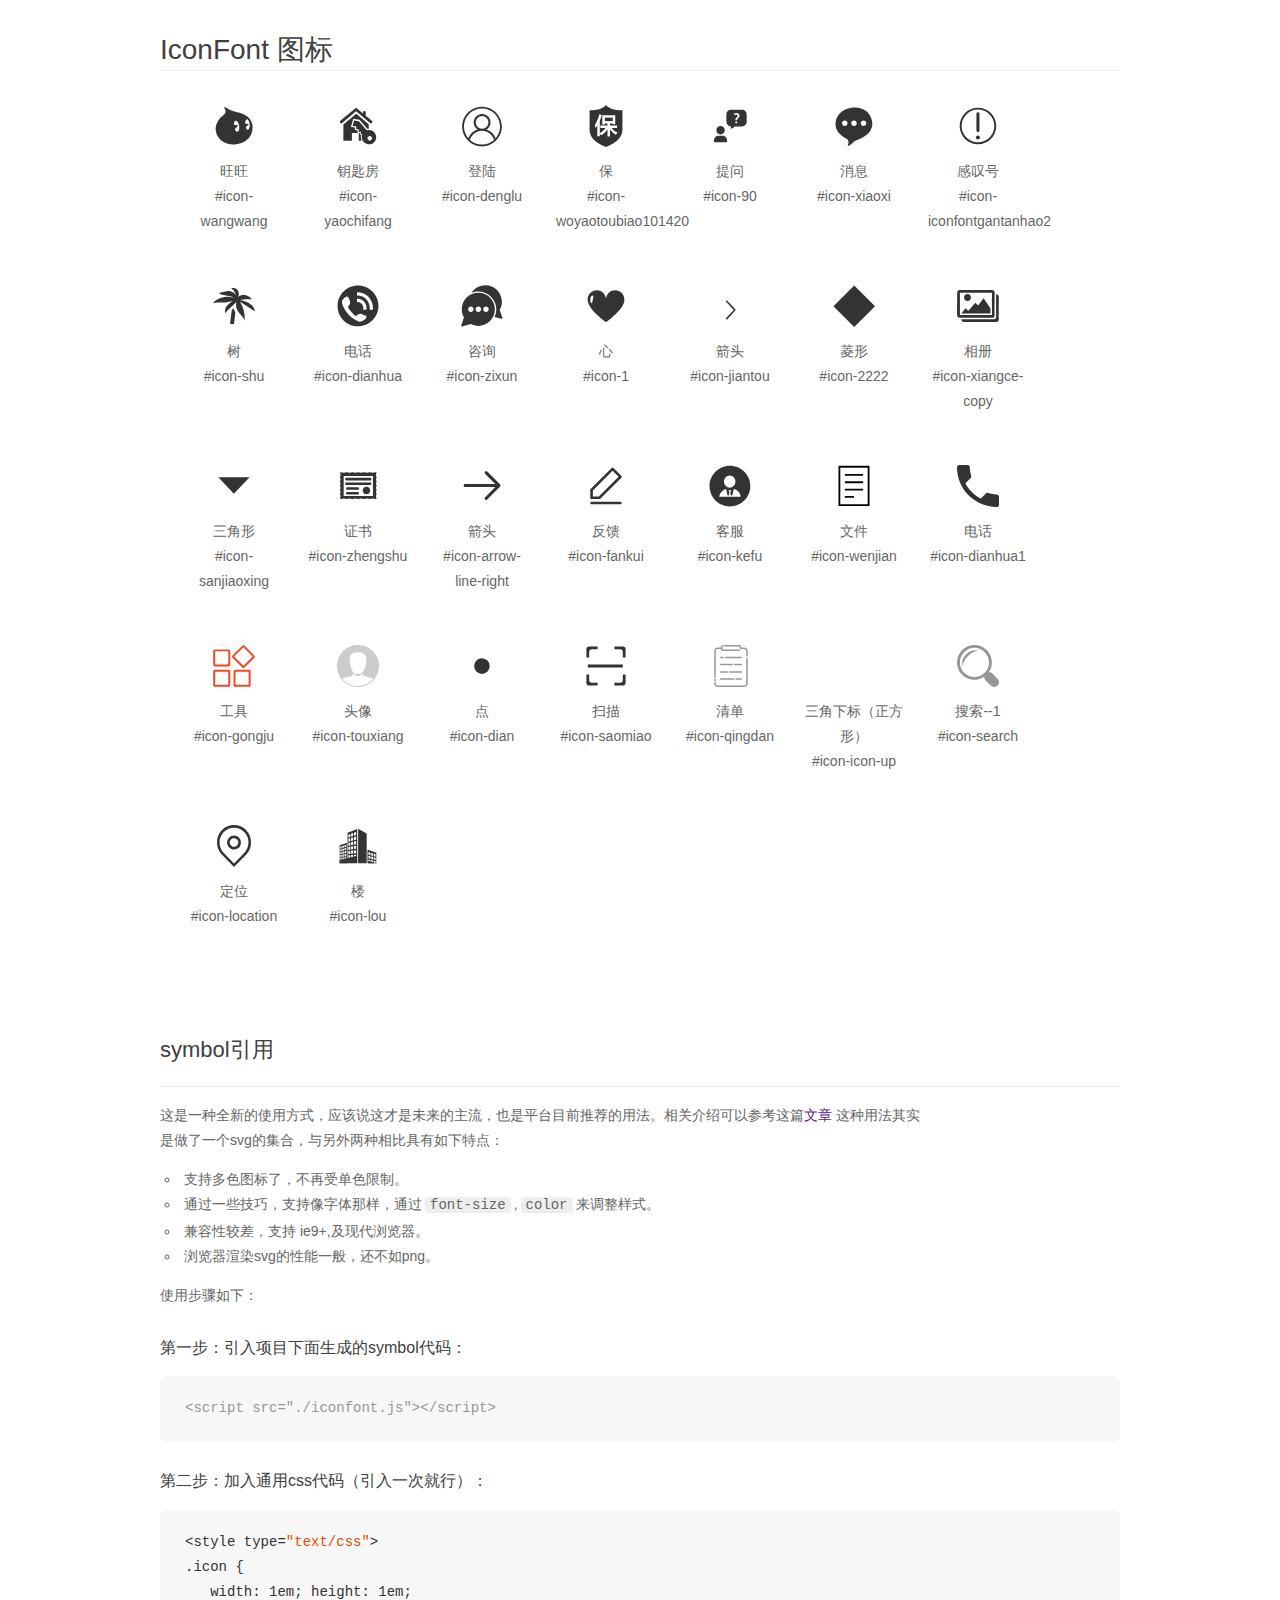
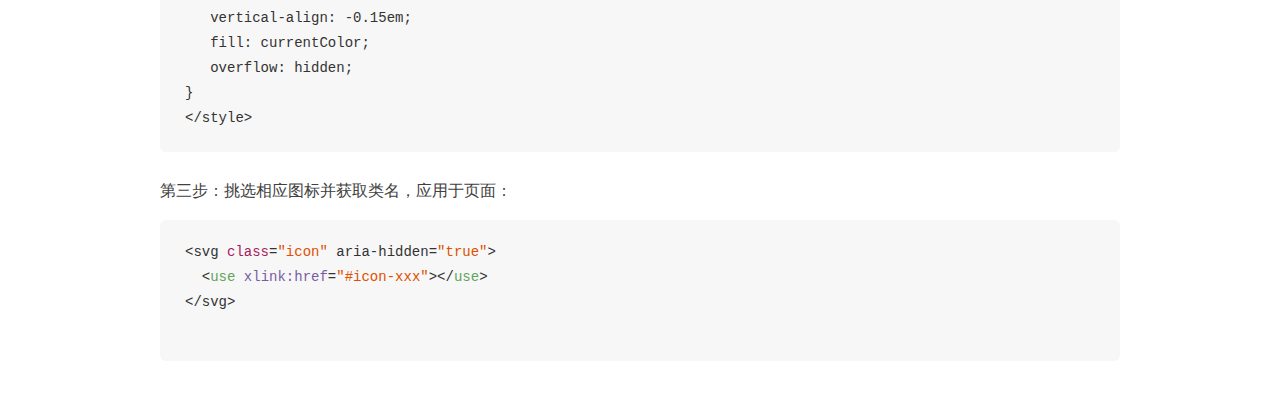
<file: fonts/demo_symbol.html>
<!DOCTYPE html>
<html>
<head>
    <meta charset="utf-8"/>
    <title>IconFont</title>
    <link rel="stylesheet" href="demo.css">
    <script src="iconfont.js"></script>

    <style type="text/css">
        .icon {
          /* 通过设置 font-size 来改变图标大小 */
          width: 1em; height: 1em;
          /* 图标和文字相邻时，垂直对齐 */
          vertical-align: -0.15em;
          /* 通过设置 color 来改变 SVG 的颜色/fill */
          fill: currentColor;
          /* path 和 stroke 溢出 viewBox 部分在 IE 下会显示
             normalize.css 中也包含这行 */
          overflow: hidden;
        }

    </style>
</head>
<body>
    <div class="main markdown">
        <h1>IconFont 图标</h1>
        <ul class="icon_lists clear">
            
                <li>
                    <svg class="icon" aria-hidden="true">
                        <use xlink:href="#icon-wangwang"></use>
                    </svg>
                    <div class="name">旺旺</div>
                    <div class="fontclass">#icon-wangwang</div>
                </li>
            
                <li>
                    <svg class="icon" aria-hidden="true">
                        <use xlink:href="#icon-yaochifang"></use>
                    </svg>
                    <div class="name">钥匙房</div>
                    <div class="fontclass">#icon-yaochifang</div>
                </li>
            
                <li>
                    <svg class="icon" aria-hidden="true">
                        <use xlink:href="#icon-denglu"></use>
                    </svg>
                    <div class="name">登陆</div>
                    <div class="fontclass">#icon-denglu</div>
                </li>
            
                <li>
                    <svg class="icon" aria-hidden="true">
                        <use xlink:href="#icon-woyaotoubiao101420"></use>
                    </svg>
                    <div class="name">保</div>
                    <div class="fontclass">#icon-woyaotoubiao101420</div>
                </li>
            
                <li>
                    <svg class="icon" aria-hidden="true">
                        <use xlink:href="#icon-90"></use>
                    </svg>
                    <div class="name">提问</div>
                    <div class="fontclass">#icon-90</div>
                </li>
            
                <li>
                    <svg class="icon" aria-hidden="true">
                        <use xlink:href="#icon-xiaoxi"></use>
                    </svg>
                    <div class="name">消息</div>
                    <div class="fontclass">#icon-xiaoxi</div>
                </li>
            
                <li>
                    <svg class="icon" aria-hidden="true">
                        <use xlink:href="#icon-iconfontgantanhao2"></use>
                    </svg>
                    <div class="name">感叹号</div>
                    <div class="fontclass">#icon-iconfontgantanhao2</div>
                </li>
            
                <li>
                    <svg class="icon" aria-hidden="true">
                        <use xlink:href="#icon-shu"></use>
                    </svg>
                    <div class="name">树</div>
                    <div class="fontclass">#icon-shu</div>
                </li>
            
                <li>
                    <svg class="icon" aria-hidden="true">
                        <use xlink:href="#icon-dianhua"></use>
                    </svg>
                    <div class="name">电话</div>
                    <div class="fontclass">#icon-dianhua</div>
                </li>
            
                <li>
                    <svg class="icon" aria-hidden="true">
                        <use xlink:href="#icon-zixun"></use>
                    </svg>
                    <div class="name">咨询</div>
                    <div class="fontclass">#icon-zixun</div>
                </li>
            
                <li>
                    <svg class="icon" aria-hidden="true">
                        <use xlink:href="#icon-1"></use>
                    </svg>
                    <div class="name">心</div>
                    <div class="fontclass">#icon-1</div>
                </li>
            
                <li>
                    <svg class="icon" aria-hidden="true">
                        <use xlink:href="#icon-jiantou"></use>
                    </svg>
                    <div class="name">箭头</div>
                    <div class="fontclass">#icon-jiantou</div>
                </li>
            
                <li>
                    <svg class="icon" aria-hidden="true">
                        <use xlink:href="#icon-2222"></use>
                    </svg>
                    <div class="name">菱形</div>
                    <div class="fontclass">#icon-2222</div>
                </li>
            
                <li>
                    <svg class="icon" aria-hidden="true">
                        <use xlink:href="#icon-xiangce-copy"></use>
                    </svg>
                    <div class="name">相册</div>
                    <div class="fontclass">#icon-xiangce-copy</div>
                </li>
            
                <li>
                    <svg class="icon" aria-hidden="true">
                        <use xlink:href="#icon-sanjiaoxing"></use>
                    </svg>
                    <div class="name">三角形</div>
                    <div class="fontclass">#icon-sanjiaoxing</div>
                </li>
            
                <li>
                    <svg class="icon" aria-hidden="true">
                        <use xlink:href="#icon-zhengshu"></use>
                    </svg>
                    <div class="name">证书</div>
                    <div class="fontclass">#icon-zhengshu</div>
                </li>
            
                <li>
                    <svg class="icon" aria-hidden="true">
                        <use xlink:href="#icon-arrow-line-right"></use>
                    </svg>
                    <div class="name">箭头</div>
                    <div class="fontclass">#icon-arrow-line-right</div>
                </li>
            
                <li>
                    <svg class="icon" aria-hidden="true">
                        <use xlink:href="#icon-fankui"></use>
                    </svg>
                    <div class="name">反馈</div>
                    <div class="fontclass">#icon-fankui</div>
                </li>
            
                <li>
                    <svg class="icon" aria-hidden="true">
                        <use xlink:href="#icon-kefu"></use>
                    </svg>
                    <div class="name">客服</div>
                    <div class="fontclass">#icon-kefu</div>
                </li>
            
                <li>
                    <svg class="icon" aria-hidden="true">
                        <use xlink:href="#icon-wenjian"></use>
                    </svg>
                    <div class="name"> 文件</div>
                    <div class="fontclass">#icon-wenjian</div>
                </li>
            
                <li>
                    <svg class="icon" aria-hidden="true">
                        <use xlink:href="#icon-dianhua1"></use>
                    </svg>
                    <div class="name">电话</div>
                    <div class="fontclass">#icon-dianhua1</div>
                </li>
            
                <li>
                    <svg class="icon" aria-hidden="true">
                        <use xlink:href="#icon-gongju"></use>
                    </svg>
                    <div class="name">工具</div>
                    <div class="fontclass">#icon-gongju</div>
                </li>
            
                <li>
                    <svg class="icon" aria-hidden="true">
                        <use xlink:href="#icon-touxiang"></use>
                    </svg>
                    <div class="name">头像</div>
                    <div class="fontclass">#icon-touxiang</div>
                </li>
            
                <li>
                    <svg class="icon" aria-hidden="true">
                        <use xlink:href="#icon-dian"></use>
                    </svg>
                    <div class="name">点</div>
                    <div class="fontclass">#icon-dian</div>
                </li>
            
                <li>
                    <svg class="icon" aria-hidden="true">
                        <use xlink:href="#icon-saomiao"></use>
                    </svg>
                    <div class="name">扫描</div>
                    <div class="fontclass">#icon-saomiao</div>
                </li>
            
                <li>
                    <svg class="icon" aria-hidden="true">
                        <use xlink:href="#icon-qingdan"></use>
                    </svg>
                    <div class="name">清单</div>
                    <div class="fontclass">#icon-qingdan</div>
                </li>
            
                <li>
                    <svg class="icon" aria-hidden="true">
                        <use xlink:href="#icon-icon-up"></use>
                    </svg>
                    <div class="name">三角下标（正方形）</div>
                    <div class="fontclass">#icon-icon-up</div>
                </li>
            
                <li>
                    <svg class="icon" aria-hidden="true">
                        <use xlink:href="#icon-search"></use>
                    </svg>
                    <div class="name">搜索--1</div>
                    <div class="fontclass">#icon-search</div>
                </li>
            
                <li>
                    <svg class="icon" aria-hidden="true">
                        <use xlink:href="#icon-location"></use>
                    </svg>
                    <div class="name">定位</div>
                    <div class="fontclass">#icon-location</div>
                </li>
            
                <li>
                    <svg class="icon" aria-hidden="true">
                        <use xlink:href="#icon-lou"></use>
                    </svg>
                    <div class="name">楼</div>
                    <div class="fontclass">#icon-lou</div>
                </li>
            
        </ul>


        <h2 id="symbol-">symbol引用</h2>
        <hr>

        <p>这是一种全新的使用方式，应该说这才是未来的主流，也是平台目前推荐的用法。相关介绍可以参考这篇<a href="">文章</a>
        这种用法其实是做了一个svg的集合，与另外两种相比具有如下特点：</p>
        <ul>
          <li>支持多色图标了，不再受单色限制。</li>
          <li>通过一些技巧，支持像字体那样，通过<code>font-size</code>,<code>color</code>来调整样式。</li>
          <li>兼容性较差，支持 ie9+,及现代浏览器。</li>
          <li>浏览器渲染svg的性能一般，还不如png。</li>
        </ul>
        <p>使用步骤如下：</p>
        <h3 id="-symbol-">第一步：引入项目下面生成的symbol代码：</h3>
        <pre><code class="lang-js hljs javascript"><span class="hljs-comment">&lt;script src="./iconfont.js"&gt;&lt;/script&gt;</span></code></pre>
        <h3 id="-css-">第二步：加入通用css代码（引入一次就行）：</h3>
        <pre><code class="lang-js hljs javascript">&lt;style type=<span class="hljs-string">"text/css"</span>&gt;
.icon {
   width: <span class="hljs-number">1</span>em; height: <span class="hljs-number">1</span>em;
   vertical-align: <span class="hljs-number">-0.15</span>em;
   fill: currentColor;
   overflow: hidden;
}
&lt;<span class="hljs-regexp">/style&gt;</span></code></pre>
        <h3 id="-">第三步：挑选相应图标并获取类名，应用于页面：</h3>
        <pre><code class="lang-js hljs javascript">&lt;svg <span class="hljs-class"><span class="hljs-keyword">class</span></span>=<span class="hljs-string">"icon"</span> aria-hidden=<span class="hljs-string">"true"</span>&gt;<span class="xml"><span class="hljs-tag">
  &lt;<span class="hljs-name">use</span> <span class="hljs-attr">xlink:href</span>=<span class="hljs-string">"#icon-xxx"</span>&gt;</span><span class="hljs-tag">&lt;/<span class="hljs-name">use</span>&gt;</span>
</span>&lt;<span class="hljs-regexp">/svg&gt;
        </span></code></pre>
    </div>
</body>
</html>
</file>
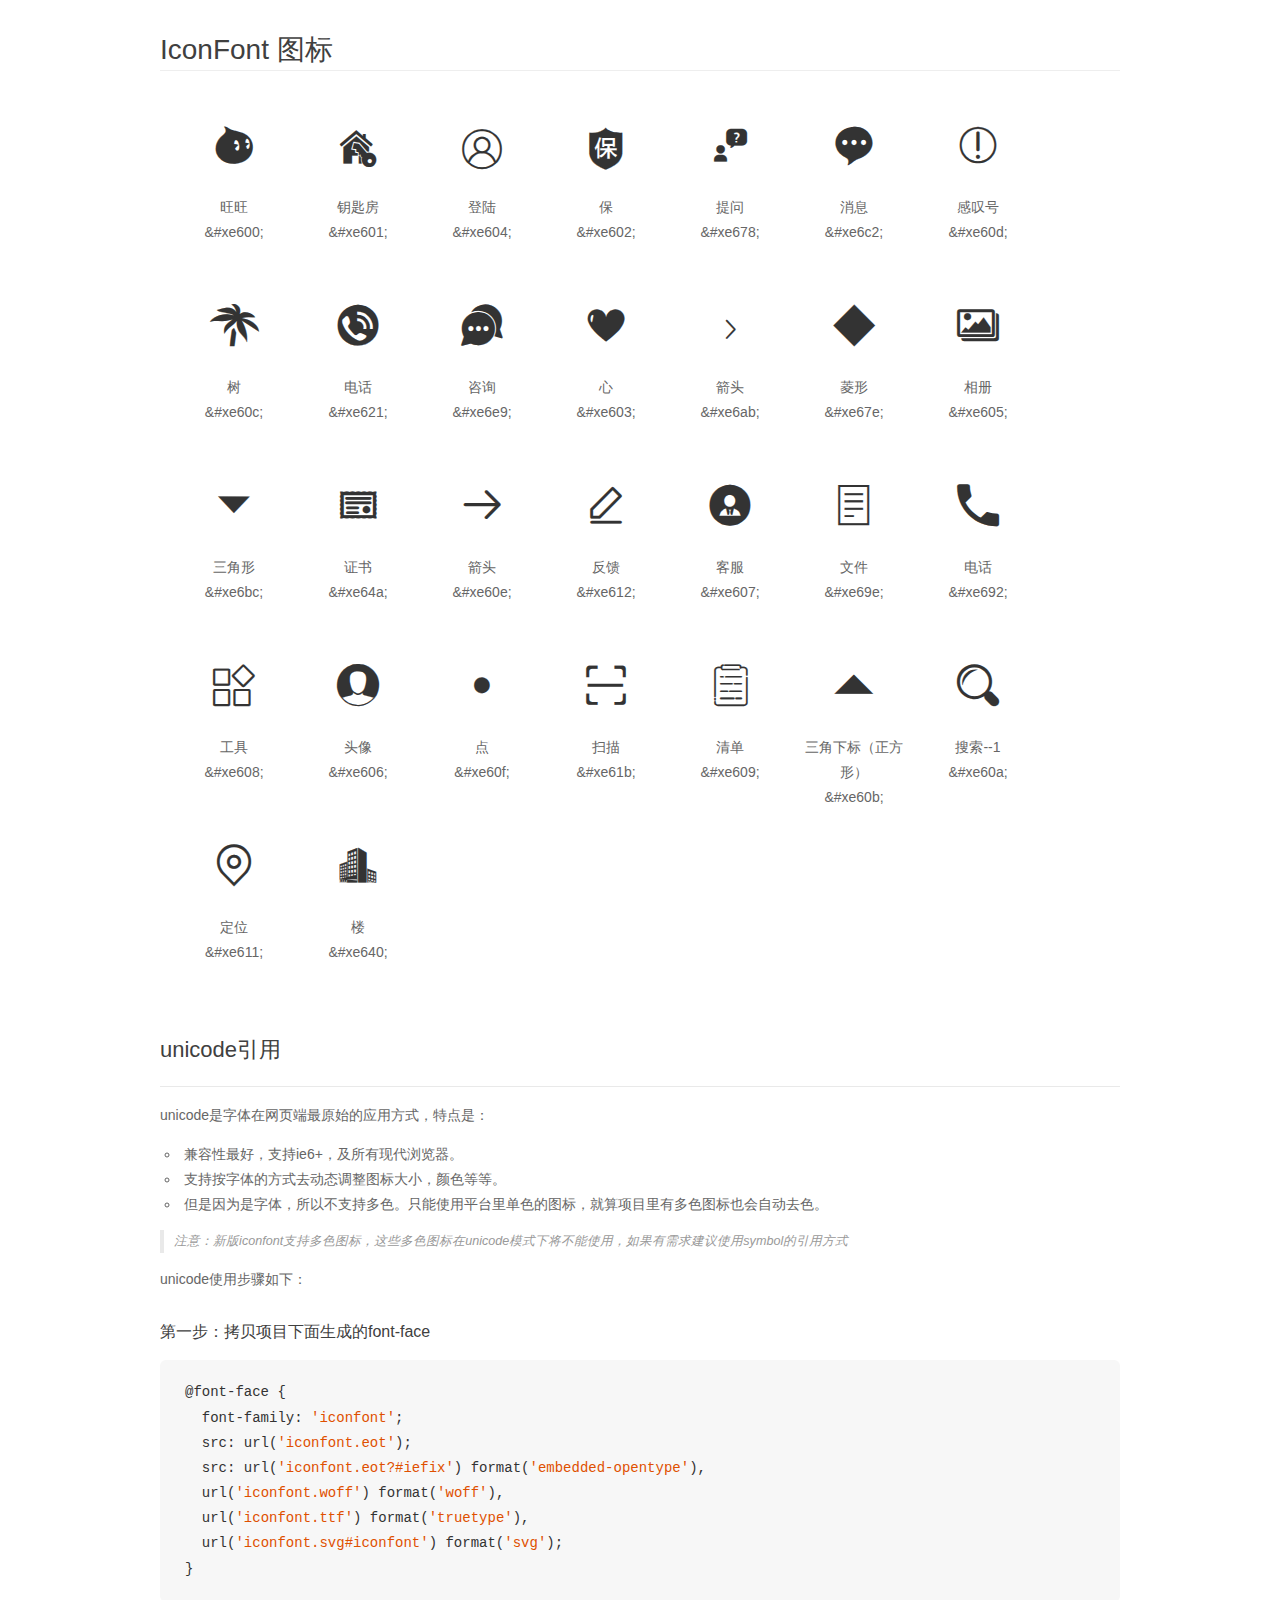
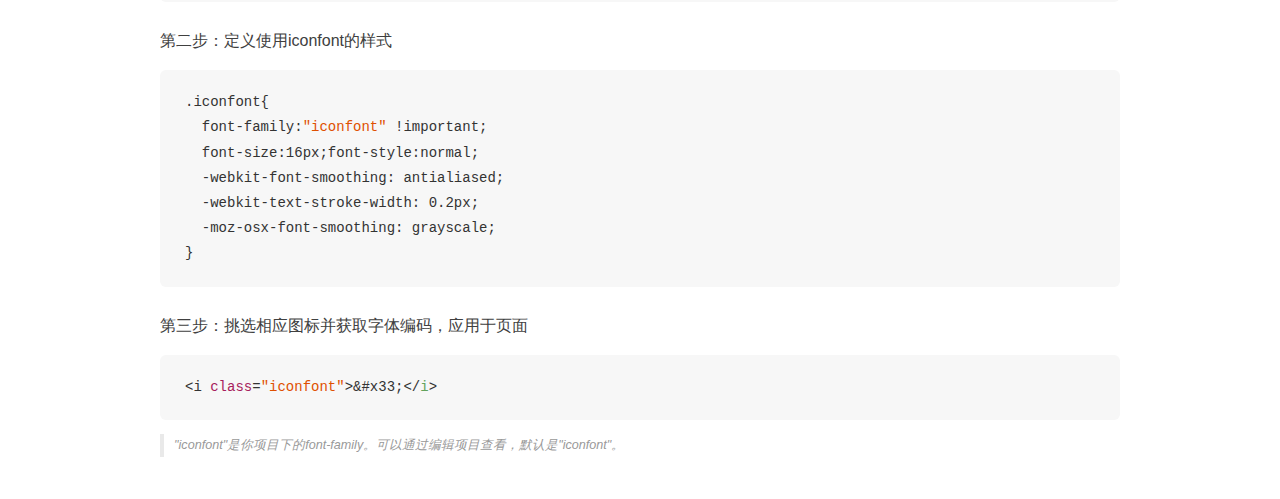
<file: fonts/demo_unicode.html>
<!DOCTYPE html>
<html>
<head>
    <meta charset="utf-8"/>
    <title>IconFont</title>
    <link rel="stylesheet" href="demo.css">

    <style type="text/css">

        @font-face {font-family: "iconfont";
          src: url('iconfont.eot'); /* IE9*/
          src: url('iconfont.eot#iefix') format('embedded-opentype'), /* IE6-IE8 */
          url('iconfont.woff') format('woff'), /* chrome, firefox */
          url('iconfont.ttf') format('truetype'), /* chrome, firefox, opera, Safari, Android, iOS 4.2+*/
          url('iconfont.svg#iconfont') format('svg'); /* iOS 4.1- */
        }

        .iconfont {
          font-family:"iconfont" !important;
          font-size:16px;
          font-style:normal;
          -webkit-font-smoothing: antialiased;
          -webkit-text-stroke-width: 0.2px;
          -moz-osx-font-smoothing: grayscale;
        }

    </style>
</head>
<body>
    <div class="main markdown">
        <h1>IconFont 图标</h1>
        <ul class="icon_lists clear">
            
                <li>
                <i class="icon iconfont">&#xe600;</i>
                    <div class="name">旺旺</div>
                    <div class="code">&amp;#xe600;</div>
                </li>
            
                <li>
                <i class="icon iconfont">&#xe601;</i>
                    <div class="name">钥匙房</div>
                    <div class="code">&amp;#xe601;</div>
                </li>
            
                <li>
                <i class="icon iconfont">&#xe604;</i>
                    <div class="name">登陆</div>
                    <div class="code">&amp;#xe604;</div>
                </li>
            
                <li>
                <i class="icon iconfont">&#xe602;</i>
                    <div class="name">保</div>
                    <div class="code">&amp;#xe602;</div>
                </li>
            
                <li>
                <i class="icon iconfont">&#xe678;</i>
                    <div class="name">提问</div>
                    <div class="code">&amp;#xe678;</div>
                </li>
            
                <li>
                <i class="icon iconfont">&#xe6c2;</i>
                    <div class="name">消息</div>
                    <div class="code">&amp;#xe6c2;</div>
                </li>
            
                <li>
                <i class="icon iconfont">&#xe60d;</i>
                    <div class="name">感叹号</div>
                    <div class="code">&amp;#xe60d;</div>
                </li>
            
                <li>
                <i class="icon iconfont">&#xe60c;</i>
                    <div class="name">树</div>
                    <div class="code">&amp;#xe60c;</div>
                </li>
            
                <li>
                <i class="icon iconfont">&#xe621;</i>
                    <div class="name">电话</div>
                    <div class="code">&amp;#xe621;</div>
                </li>
            
                <li>
                <i class="icon iconfont">&#xe6e9;</i>
                    <div class="name">咨询</div>
                    <div class="code">&amp;#xe6e9;</div>
                </li>
            
                <li>
                <i class="icon iconfont">&#xe603;</i>
                    <div class="name">心</div>
                    <div class="code">&amp;#xe603;</div>
                </li>
            
                <li>
                <i class="icon iconfont">&#xe6ab;</i>
                    <div class="name">箭头</div>
                    <div class="code">&amp;#xe6ab;</div>
                </li>
            
                <li>
                <i class="icon iconfont">&#xe67e;</i>
                    <div class="name">菱形</div>
                    <div class="code">&amp;#xe67e;</div>
                </li>
            
                <li>
                <i class="icon iconfont">&#xe605;</i>
                    <div class="name">相册</div>
                    <div class="code">&amp;#xe605;</div>
                </li>
            
                <li>
                <i class="icon iconfont">&#xe6bc;</i>
                    <div class="name">三角形</div>
                    <div class="code">&amp;#xe6bc;</div>
                </li>
            
                <li>
                <i class="icon iconfont">&#xe64a;</i>
                    <div class="name">证书</div>
                    <div class="code">&amp;#xe64a;</div>
                </li>
            
                <li>
                <i class="icon iconfont">&#xe60e;</i>
                    <div class="name">箭头</div>
                    <div class="code">&amp;#xe60e;</div>
                </li>
            
                <li>
                <i class="icon iconfont">&#xe612;</i>
                    <div class="name">反馈</div>
                    <div class="code">&amp;#xe612;</div>
                </li>
            
                <li>
                <i class="icon iconfont">&#xe607;</i>
                    <div class="name">客服</div>
                    <div class="code">&amp;#xe607;</div>
                </li>
            
                <li>
                <i class="icon iconfont">&#xe69e;</i>
                    <div class="name"> 文件</div>
                    <div class="code">&amp;#xe69e;</div>
                </li>
            
                <li>
                <i class="icon iconfont">&#xe692;</i>
                    <div class="name">电话</div>
                    <div class="code">&amp;#xe692;</div>
                </li>
            
                <li>
                <i class="icon iconfont">&#xe608;</i>
                    <div class="name">工具</div>
                    <div class="code">&amp;#xe608;</div>
                </li>
            
                <li>
                <i class="icon iconfont">&#xe606;</i>
                    <div class="name">头像</div>
                    <div class="code">&amp;#xe606;</div>
                </li>
            
                <li>
                <i class="icon iconfont">&#xe60f;</i>
                    <div class="name">点</div>
                    <div class="code">&amp;#xe60f;</div>
                </li>
            
                <li>
                <i class="icon iconfont">&#xe61b;</i>
                    <div class="name">扫描</div>
                    <div class="code">&amp;#xe61b;</div>
                </li>
            
                <li>
                <i class="icon iconfont">&#xe609;</i>
                    <div class="name">清单</div>
                    <div class="code">&amp;#xe609;</div>
                </li>
            
                <li>
                <i class="icon iconfont">&#xe60b;</i>
                    <div class="name">三角下标（正方形）</div>
                    <div class="code">&amp;#xe60b;</div>
                </li>
            
                <li>
                <i class="icon iconfont">&#xe60a;</i>
                    <div class="name">搜索--1</div>
                    <div class="code">&amp;#xe60a;</div>
                </li>
            
                <li>
                <i class="icon iconfont">&#xe611;</i>
                    <div class="name">定位</div>
                    <div class="code">&amp;#xe611;</div>
                </li>
            
                <li>
                <i class="icon iconfont">&#xe640;</i>
                    <div class="name">楼</div>
                    <div class="code">&amp;#xe640;</div>
                </li>
            
        </ul>
        <h2 id="unicode-">unicode引用</h2>
        <hr>

        <p>unicode是字体在网页端最原始的应用方式，特点是：</p>
        <ul>
        <li>兼容性最好，支持ie6+，及所有现代浏览器。</li>
        <li>支持按字体的方式去动态调整图标大小，颜色等等。</li>
        <li>但是因为是字体，所以不支持多色。只能使用平台里单色的图标，就算项目里有多色图标也会自动去色。</li>
        </ul>
        <blockquote>
        <p>注意：新版iconfont支持多色图标，这些多色图标在unicode模式下将不能使用，如果有需求建议使用symbol的引用方式</p>
        </blockquote>
        <p>unicode使用步骤如下：</p>
        <h3 id="-font-face">第一步：拷贝项目下面生成的font-face</h3>
        <pre><code class="lang-js hljs javascript">@font-face {
  font-family: <span class="hljs-string">'iconfont'</span>;
  src: url(<span class="hljs-string">'iconfont.eot'</span>);
  src: url(<span class="hljs-string">'iconfont.eot?#iefix'</span>) format(<span class="hljs-string">'embedded-opentype'</span>),
  url(<span class="hljs-string">'iconfont.woff'</span>) format(<span class="hljs-string">'woff'</span>),
  url(<span class="hljs-string">'iconfont.ttf'</span>) format(<span class="hljs-string">'truetype'</span>),
  url(<span class="hljs-string">'iconfont.svg#iconfont'</span>) format(<span class="hljs-string">'svg'</span>);
}
</code></pre>
        <h3 id="-iconfont-">第二步：定义使用iconfont的样式</h3>
        <pre><code class="lang-js hljs javascript">.iconfont{
  font-family:<span class="hljs-string">"iconfont"</span> !important;
  font-size:<span class="hljs-number">16</span>px;font-style:normal;
  -webkit-font-smoothing: antialiased;
  -webkit-text-stroke-width: <span class="hljs-number">0.2</span>px;
  -moz-osx-font-smoothing: grayscale;
}
</code></pre>
        <h3 id="-">第三步：挑选相应图标并获取字体编码，应用于页面</h3>
        <pre><code class="lang-js hljs javascript">&lt;i <span class="hljs-class"><span class="hljs-keyword">class</span></span>=<span class="hljs-string">"iconfont"</span>&gt;&amp;#x33;<span class="xml"><span class="hljs-tag">&lt;/<span class="hljs-name">i</span>&gt;</span></span></code></pre>

        <blockquote>
        <p>"iconfont"是你项目下的font-family。可以通过编辑项目查看，默认是"iconfont"。</p>
        </blockquote>
    </div>


</body>
</html>
</file>
<file: fonts/iconfont.css>
@font-face {font-family: "iconfont";
  src: url('iconfont.eot?t=1514339074689'); /* IE9*/
  src: url('iconfont.eot?t=1514339074689#iefix') format('embedded-opentype'), /* IE6-IE8 */
  url('[data-uri]') format('woff'),
  url('iconfont.ttf?t=1514339074689') format('truetype'), /* chrome, firefox, opera, Safari, Android, iOS 4.2+*/
  url('iconfont.svg?t=1514339074689#iconfont') format('svg'); /* iOS 4.1- */
}

.iconfont {
  font-family:"iconfont" !important;
  font-size:16px;
  font-style:normal;
  -webkit-font-smoothing: antialiased;
  -moz-osx-font-smoothing: grayscale;
}

.icon-wangwang:before { content: "\e600"; }

.icon-yaochifang:before { content: "\e601"; }

.icon-denglu:before { content: "\e604"; }

.icon-woyaotoubiao101420:before { content: "\e602"; }

.icon-90:before { content: "\e678"; }

.icon-xiaoxi:before { content: "\e6c2"; }

.icon-iconfontgantanhao2:before { content: "\e60d"; }

.icon-shu:before { content: "\e60c"; }

.icon-dianhua:before { content: "\e621"; }

.icon-zixun:before { content: "\e6e9"; }

.icon-1:before { content: "\e603"; }

.icon-jiantou:before { content: "\e6ab"; }

.icon-2222:before { content: "\e67e"; }

.icon-xiangce-copy:before { content: "\e605"; }

.icon-sanjiaoxing:before { content: "\e6bc"; }

.icon-zhengshu:before { content: "\e64a"; }

.icon-arrow-line-right:before { content: "\e60e"; }

.icon-fankui:before { content: "\e612"; }

.icon-kefu:before { content: "\e607"; }

.icon-wenjian:before { content: "\e69e"; }

.icon-dianhua1:before { content: "\e692"; }

.icon-gongju:before { content: "\e608"; }

.icon-touxiang:before { content: "\e606"; }

.icon-dian:before { content: "\e60f"; }

.icon-saomiao:before { content: "\e61b"; }

.icon-qingdan:before { content: "\e609"; }

.icon-icon-up:before { content: "\e60b"; }

.icon-search:before { content: "\e60a"; }

.icon-location:before { content: "\e611"; }

.icon-lou:before { content: "\e640"; }
</file>
<file: css/index.css>
.container {
	width: 1150px;
	margin: 0 auto;
}

.clearfix::after {
	display: block;
	clear: both;
	content: "";
}

input {
	border: none;
	outline: none;
}

/*页面顶部 page-head start*/
.page-head {
	position: relative;;
	height: 640px;	
	background: url(../images/head/1.jpg) no-repeat center center;
	background-attachment: fixed;
}

.top-header {
	position: relative;
	top: 30px;
	height: 61px;
	/*background-color: pink;*/
}

.top-bar .top-right{
	float: right;
	position: relative;
	right: 0;
}

.top-bar .top-right a {
	color: #fff;
}

.top-bar .top-right .login {
	position: absolute;
	right: 0;
	font-size: 12px;
	color: #fff;
}

.top-bar .login a{
	font-size: 12px;
	margin-left: 5px;
	color: #fff;
}

.top-bar .top-logo {
	float: left;
	width: 206px;
	height: 61px;
}


.top-bar .top-logo .img-logo{
	display: inline-block;
	width: 137px;
	height: 66px;
	background: url(../images/head/6.png) no-repeat -10px -368px;
}


.top-bar .top-logo .top-area{
	display: inline-block;
	vertical-align: top;
	margin-top: 16px;
	width: 60px;
	height: 27px;
	line-height: 27px;
	text-align: center;
	border-radius: 15px;
	font-size: 14px;
	color: #fff;
	background-color: rgba(0,0,0,.25);
}

.top-logo .top-area .area{
	display: inline-block;
}
.top-logo .top-area .iconfont{
	font-size: 14px;
}

.top-bar .navigation {
	/*width: 689px;*/
	margin-top: 26px;
	height: 22px;
	/*text-align: center;*/
}

.top-bar .navigation li{
	display: inline-block;
	margin-left: 20px;
	font-weight: bold;
}

.top-right .navigation .guide,.experience {
	position: relative;
}

.top-right .navigation .guide-box,.exp-box {
	display: none;
	position: absolute;
	top: 16px;
	margin-left: -45px;
	text-align: center;	
}


.navigation .guide:hover .guide-box {
	display: block;
}


.top-right .navigation .guide-box .guide-menu{
	width: 124px;
	height: 60px;
	margin-top: -4px;
	border-radius: 2px;
	color: #333;
	background-color: #fff;
}

.navigation .guide .guide-menu li {
	width: 124px;
	height: 30px;
	margin-left: 0;
	line-height: 30px;
}

.navigation .guide-box .guide-menu a {
	font-size: 14px;
	color: #333;
}


.navigation .experience:hover .exp-box {
	display: block;

}


.top-right .navigation .exp-box .exp-menu {
	width: 124px;
	height: 60px;
	margin-top: -4px;
	border-radius: 2px;
	color: #333;
	background-color: #fff;
}

.navigation .experience .exp-menu li {
	width: 124px;
	height: 30px;
	margin-left: 0;
	line-height: 30px;

}

.navigation .exp-box .exp-menu a{
	font-size: 14px;
	color: #333;
}

.top-bar .navigation .icon-shu{
	color: #ffef3b;
}

.top-bar .navigation .icon-2222,.icon-icon-up{
	font-size: 10px;
	color: #fff;
}


/*页头滚动文字轮播区域 开始*/

.header-wrap {
	position: absolute;
	top: 214px;
	width: 1150px;
	height: 241px;
	text-align: center;
	/*background-color: lightblue;*/
}

.header-wrap .scrollbox {
	overflow: hidden;
	position: relative;
	height: 35px;
	/*background: pink;*/
}

.header-wrap .scrollbox img {
	vertical-align: top;
}

.header-wrap .scroll-msg {

	height: 35px;
	line-height: 35px;
	font-size: 20px;
	color: #fff;
	/*background-color: yellow;*/
}

/*页头滚动文字区域 结束*/

.header-search {
	width: 772px;
	height: 98px;
	margin: 0 auto;
	padding: 20px;
	/*background-color: #ddd;*/
}

.header-search .search-menu {
	position: relative;
	width: 324px;
	height: 43px;
}

.header-search .search-nav li{
	float: left;
	height: 32px;
	padding-right: 20px;
	font-size: 14px;
	font-weight: 700;
	line-height: 32px;
	color: #b7b6b6;
}
.header-search .search-nav .change-color {
	color: #ccc;
}

.header-search .search-nav .active {
	color: #fff;
}


.header-search .search-menu .iconfont {
	position: absolute;
	left: 16px;
	bottom: -7px;
	font-size: 20px;
	color: #fff;
}

.search-bar {
	width: 773px;
	height: 55px;
	/*border: 1px solid red;*/
}

.search-left,.search-right {
	float: left;
}

.search-bar .search-left {
	width: 626px;
	height: 55px;
	vertical-align: top;
	padding-left: 20px;
	/*padding-left: 20px;*/
}

.search-bar .search-right {
	width: 127px;
	height: 55px;
	font-size: 18px;
	color: #fff;
	background-color: #00ae66;
}

.top-bar .header-state {
	position: absolute;
	bottom: 36px;
	font-size: 12px;
	color: #fff;
}

.top-bar .header-state a {
	font-size: 12px;
	color: #fff;

}

.top-bar .header-state .pen {
	display: inline-block;
	margin-right: 25px;
}


/*页面顶部 page-head end*/


/*主内容区 content 开始*/

/*主内容区导航 content-nav 开始*/

.content-nav {
	position: relative;
	padding: 45px 0 50px;
	height: 150px;
	/*background-color: lightblue;*/
}

.content-nav li {
	float: left;
	width: 287.5px;
	height: 150px;
	text-align: center;
	/*background-color: pink;*/
}

.content-nav .nav-box img {
	position: relative;
	width: 76px;
	margin-bottom: 20px;
}

.nav-box img:hover {
	 top: 0;

	 animation: change 2s linear infinite alternate backwards;

}

@keyframes change {
	0% {
		top: 0;
	}
	25%{
		top: -3px;
	}
	50%{
		top: 0;
	}
	75%{
		top: 3px;
	}
	100% {
		top: 0;
	}
}

.content-nav .nav-box .nav-title {
	font-size: 18px;
	color: #394043;
}

.content-nav .nav-box .nav-intro {
	margin: 3px auto 5px auto;
	width: 183px;
	height: 36px;
	line-height: 18px;
	font-size: 12px;
	color: #b0b3b4;
}



/*主内容区导航 content-nav 结束*/


/*主内容广告content-hand 开始*/

.content-hand {
	position: relative;
	height: 479px;
	padding-top: 45px;
	background: url(../images/head/7.jpg) repeat center center;
}

.content-hand .hand-nav {
	width: 479px;
	height: 348px;
	padding-top: 40px;
	/*background-color: pink;*/
}

.content-hand .hand-img {
	width: 286px;
	height: 118px;
	background: url(../images/head/6.png) no-repeat -446px -379px;
}

.content-hand .hand-nav .text {
	margin-top: 22px;
	line-height: 22px;
	font-size: 14px;
	color: #333;
}

.hand-nav .app-download {
	margin-top: 36px;
	height: 104px;
}
.hand-nav .erweima {
	height: 102px;
}

.hand-nav .app-download .app {
	display: inline-block;
	vertical-align: top;
	width: 134px;
	height: 104px;
}
.hand-nav .app-download a {
	display: inline-block;
	width: 134px;
	height: 44px;
}



.hand-nav .app-download .ios {
	/*float: left;*/
	background: url(../images/head/6.png) no-repeat -20px -139px;
}

.hand-nav .app-download .android {
	margin-top: 12px;
	/*float: left;*/
	background: url(../images/head/6.png) no-repeat -20px -197px;
}


/*主内容广告content-hand 结束*/

/*主内容二手房 ershouhouse 开始*/

.ershouhouse {
	
	height: 490px;
}
.ershou-box {
	padding:50px 0 15px;
	height: 425px;
	/*background-color: pink; */
}

.ershou-box .slogan {
	width: 248px;
	height: 30px;
	background: url(../images/head/6.png) no-repeat -20px -94px;	
}

.ershou-box .slogan-text {
	margin-top: 10px;
	height: 19px;
	font-size: 14px;
	color: #888;
}

.ershou-box .more {
	float: right;
	font-size: 14px;
	color: #333;
}

.ershou-box .more:hover {
	text-decoration: underline;
}

.ershou-box .content {
	height: 326px;
	margin-top: 40px;
	/*background-color: lightblue;*/
}

.ershou-box .content li {
	position:relative;
	float: left;
	width: 250px;
	height: 323px;
	border-radius: 2px;
}

.ershou-box .content li img {
	width: 250px;
	height: 192px;
}


.ershou-box .content .mg-left {
	margin-right: 50px;
}

.ershou-box .content .price {
	position: absolute;
	top: 150px;
	width: 50px;
	height: 30px;
	padding: 0 8px;
	border-radius: 1px;
	text-align: center;
	line-height: 30px;
	font-size: 18px;
	color: #fff;
	background-color: #394043;

}

.ershou-box .content .content-list {
	height: 264px;
	box-shadow: 0 2px 4px rgba(0,0,0,.2);
}

.ershou-box .content-list .list-title{
	overflow: hidden;
	height: 20px;
	width: 214px;
	padding: 10px 18px 0;
	color: #394043;
}


.ershou-box .content-list .list-add{
	overflow: hidden;
	height: 45px;
	line-height: 45px;
	width: 214px;
	padding: 0 18px;
	font-size: 12px;
	color: #999;
}

.ershou-box .content-list .list-add span{
	margin-right: 8px;
}
.ershou-box .content .tips {
	overflow: hidden;
	height: 45px;
	width: 244px;
	line-height: 45px;
	font-size: 12px;
	color: #aaa;
}

/*主内容二手房 ershouhouse 结束*/

/*小区推荐 recommend 开始*/
.recommend {
	height: 450px;
	width: 100%;
	padding-top: 50px;
	background-color: #eeeef1;
}

.recommend .slogan {
	width: 158px;
	height: 30px;
	background: url(../images/head/6.png) no-repeat -20px -56px;
}

.recommend .slogan-text {
	margin-top: 10px;
	height: 19px;
	font-size: 14px;
	color: #888;
}

.recommend .slogan-text .more{
	float: right;
	color: #394043;
}

.recommend .slogan-text .more:hover {
	text-decoration: underline;
}

.recommend .content {
	margin-top: 44px;
	height: 284px;
	/*background-color: pink;*/
}

.recommend .content li {
	float: left;
	width: 350px;
	height: 100%;
}

.recommend .content .mg-right {
	margin-right: 50px;
}

.recommend .content img{
	width: 350px;
	height: 200px;
}

.recommend .content .details{
	width: 310px;
	height: 84px;
	margin: 0 20px;
}

.recommend .details .com-name {
	overflow: hidden;
	margin-top: 20px;
	margin-bottom: 10px;
	font-size: 19px;
	font-weight: bold;
	color: #394043;
}

.recommend .details .price {
	display: inline-block;
	font-size: 14px;
	font-weight: bold;
	color: #394043;
}

.recommend .details .times {
	float: right;
	font-size: 14px;
	font-weight: bold;
	color: #888c8e;
}

/*小区推荐 recommend 结束*/

/*新房 newhouse 开始*/
.newhouse {
	height: 422px;
	width: 100%;
	padding-top: 50px;
	/*background-color: lightblue;*/
}

.newhouse .slogan {
	width: 158px;
	height: 30px;
	background: url(../images/head/6.png) no-repeat -20px -56px;
}

.newhouse .slogan-text {
	margin-top: 10px;
	height: 19px;
	font-size: 14px;
	color: #888;
}

.newhouse .slogan-text .more{
	float: right;
	color: #394043;
}

.newhouse .slogan-text .more:hover {
	text-decoration: underline;
}

.newhouse .content {
	margin-top: 44px;
	height: 240px;
	/*background-color: pink;*/
}
.newhouse .content li {
	position: relative;
	float: left;
	overflow: hidden;
	width: 350px;
	height: 260px;
	text-align: center;

	/*line-height: 260px;*/
}

.newhouse .content .bg {
	position: absolute;
	width: 350px;
	height: 260px;
	background-color: #000;
	opacity: .3;
}

.newhouse .content .new-right {
	margin-right: 50px;
}

.newhouse .content img {
	width: 350px;
	height: 260px;
	transition: all 1s linear;
}

.newhouse .content li:hover img {
	/*transform: scale(1.1,1.1);*/
	width: 367.5px;
	height: 273px;
	transition: all 1s linear;
}

.newhouse .content .house-title {
	position: absolute;
	top: 50%;
	width: 350px;
	height: 260px;
	text-align: center;
}

.newhouse .content .house-title .price{
	font-size: 20px;

	color: #fff2ab;
}


.newhouse .content .house-title .com-name{
	font-size: 24px;
	font-weight: bold;
	margin-bottom: 5px;
	color: #fff;
}


.newhouse .content .promote {
	position: absolute;
	top: 206px;
	left: 0;
	height: 34px;
	line-height: 34px;
	padding: 0 10px;
	font-size: 18px;
	font-weight: bold;
	color: #394043;
	background-color: #fff2ab
}


/*新房 newhouse 结束*/

/*企业宗旨 tenet-box 开始*/

.tenet-box {
	height: 180px;
	width: 100%;
	padding-top: 60px;
	background: url(../images/head/tenetbg.jpg) no-repeat center top;
}

.tenet {
	height: 180px;
	/*background-color: pink;*/
}

.tenet .tenet-img {
	float: left;
	width: 500px;
	height: 115px;
	background: url(../images/head/6.png) no-repeat -20px -254px;
}

.tenet .tenet-right {
	float: right;
	width: 555px;
	height: 111px;
}

.tenet .tenet-right p{
	line-height: 20px;
	font-size: 16px;
	color: #fff;
}

.tenet .tenet-right .select-box {
	width: 100%;
	height: 44px;
	margin-top: 22px;
	background-color: #fff;
}

.tenet .tenet-right .select-box .select{
	width: 488px;
	height: 28px;
	padding: 8px 20px;
}

.tenet .tenet-right .select-box .btn{
	display: inline-block;
	vertical-align: middle;
	width: 18px;
	height: 18px;
	background: url(../images/head/6.png) no-repeat -407px -20px;
}


/*企业宗旨 tenet 结束*/




/*主内容区 content 结束*/
</file>
<file: css/common.css>
/*首页主页面宽*/
.container {
	width: 1150px;
	margin: 0 auto;
}

/*列表页主页面宽*/
.page-container {
	width: 1000px;
	margin: 0 auto;
}

/*清除浮动*/
.clearfix::after{
	content: "";
	display: block;
	clear: both;
}



/*请将所有页面都共用的样式写在一个文件中*/

/*登陆界面 cover 开始*/

/* .cover {
	display: none;
	position: fixed;
	top: 0;
	left: 0;
	width: 100%;
	height: 1000px;
	background: #;
	opacity: 0.3;
	z-index: 99;
} */

.cover .login-box {
	display: none;
	position: fixed;
	width: 340px;
	height: 482px;
	background-color: #fff;
	z-index: 1000;
}

.login-box p {
	font-size: 14px;
	color: #aaa;
}

 .login-box .login-cont {
	width: 298px;
	height: 200px;
	margin-top: 20px;
}

.login-cont .username,.verify {
	width: 278px;
	height: 40px;
	border-top: 1px solid #dcdcdc;
	border-left: 1px solid #dcdcdc;
	border-right: 1px solid #dcdcdc;
	padding: 5px 10px;
}

.login-cont .tel-box {
	width: 298px;
	height: 50px;
	line-height: 50px;
	font-size: 0;
	border: 1px solid #dcdcdc;
}

.login-cont .tel-box .tel-verify {
	width: 172px;
	height: 40px;
	vertical-align: top;
	padding: 5px 10px;
}

.login-cont .tel-box .gain {
	display: inline-block;
	width: 105px;
	height: 50px;
	border-left: 1px solid #dcdcdc;
	font-size: 14px;
	text-align: center;
	color: #333;
}

.login-cont .tel-box .gain:hover {
	text-decoration: underline;
}

/*登陆界面 cover 结束*/


/*页尾footer 开始*/
	.footer {
		width: 100%;
		height: 426px;
		background: url(../images/head/foot.jpg) no-repeat center top;
	}

	.footer .footer-title {
		width: 1150px;
		height: 75px;
		line-height: 75px;
		border-bottom: 1px solid #393939;
		
	}

	.footer .footer-title .title-nav li{
		float: left;
		margin-right: 15px;
	}

	.footer .footer-title .title-nav a{
		font-size: 14px;
		color: #fff;
	}


	.footer .footer-title .tel{
		float: right;
		font-size: 14px;
		color: #7dcfa0;	
	}


	.footer .ft-content {
		width: 1150px;
		padding: 13px 0 20px 0;
		border-bottom: 1px solid #393939;
		/*background-color: #00ae66;*/
	}

.footer .ft-nav,.ft-list {
	position: relative;
	width: 1000px;
}

.footer .ft-content .ft-nav li{
	display: inline-block;
	height: 16px;
	margin: 0 12px 12px 0;
	padding: 8px 10px;
	line-height: 16px;
	font-size: 12px;
	color: #888c8e;
	background-color: #121212;
}

.footer .ft-content .ft-nav .active {
	color: #fff;
	background-color: #394043;
}

.footer .ft-list {
	height: 100px;
}



.footer .ft-content .ft-list li {
	display: none;
	position: absolute;
	top: 0;
}

.footer .ft-content .ft-list .active {
	display: block;	
}

.footer .ft-content .ft-list a {
	display: inline-block;
	margin: 10px 10px 0 0;
	font-size: 12px;
	color: #888c8e;
}


.footer .ft-content .ft-list a:hover {
	text-decoration: underline;
}

.footer .footer-box .bottom {
	height: 45px;
	margin-top: 23px;
}

.footer .footer-box .bottom p {
	line-height: 20px;
	font-size: 12px;
	color: #888c8e;
}

.footer .footer-box .bottom .record {
	height: 20px;
	line-height: 20px;
	font-size: 12px;
	color: #888c8e;	
}

.footer .footer-box .bottom span {
	vertical-align: top;
}


/*页尾footer 结束*/



/*在线咨询栏 online-service 开始*/
.online-service {
	position: fixed;
	bottom: -394px;
	right: 38px;
	width: 240px;
	height: 434px;
	border-radius: 2px;
	box-shadow: 0 0 30px 0 rgba(0,0,0,.45) ;
	background-color: #fff;
}

.online-service .text {
	width: 200px;
	height: 40px;
	padding-left: 40px;
	border-bottom: 1px solid #ddd;
	line-height: 40px;
	background: url(../images/common/lianjiaim.png) no-repeat 12px 12px;
}

.online-service .text .wenzi {
	color: #333;
	font-size: 14px;
}

.online-service .text .shouqi {
	display: none;
	float: right;
	margin-right: 10px;
	width: 40px;
	height: 40px;
	background: url(../images/common/lianjiaim.png) no-repeat 12px -108px;
}

.online-service .rgkf {
	height: 71px;
}

.online-service .rgkf .rgkf-box {
	height: 70px;
	margin-left: 15px;
	border-bottom: 1px solid #ddd;
}


.online-service .rgkf .rgkf-box img {
	width: 40px;
	vertical-align: top;
	margin-top: 15px;

}

.online-service .rgkf .rgkf-box .bang {
	display: inline-block;
	height: 70px;
	padding: 15px 12px 3px; 

}

.online-service .rgkf .rgkf-box span {
	display: block;
	height: 20px;
	widows: 150px;
}

.online-service .rgkf .rgkf-box .bangt {
	font-size: 14px;
	font-weight: 700;
	color: #333;
}

.online-service .rgkf .rgkf-box .bangb {
	font-size: 12px;
	color: #666;
}

.online-service .content {
	margin-top: 85px;
	padding-top: 90px;
	width: 240px;
	height: 60px;
	text-align: center;
	background: url(../images/common/nomen.png) no-repeat center 0;
}

.online-service .content p {
	font-size: 16px;
	font-weight: 700;
	color: #5a5a5a;	
}



/*在线咨询栏 online-service 结束*/


/*sidebar 开始*/

.sidebar {
	position: fixed;
	top: 0;
	right: 0;
	width: 38px;
	height: 100%;
	box-shadow: 0 1px 10px rgba(0,0,0,.2);
	background-color: #fff;
}

.sidebar .side-box {
	display: table-cell;
	padding-top: 60px;
	/*background: pink;*/
	text-align: center;
	/*height: 400px;*/

}

.sidebar li {
	width: 38px;
	margin: 7px 0;
	font-size: 0;
	/*background: red;*/
}

.sidebar .line {
	width: 19px;
	height: 1px;
	margin: 0 auto;
	background: #ccc;
}



.sidebar .list-img {
	display: inline-block;
	width: 38px;
	height: 38px;
}

.sidebar .side-box .sell {
	height: 50px;
}

.sidebar .side-box .gongju {
	height: 50px;
}


.sidebar .qingdan {
	background: url(../images/head/sidebar.png) no-repeat -38px -421px;
}

.sidebar .guanzhu {
	background: url(../images/head/sidebar.png) no-repeat -38px 0;
}
.sidebar .duibi {
	background: url(../images/head/sidebar.png) no-repeat -38px -516px;
}
.sidebar .sell {
	background: url(../images/head/sidebar.png) no-repeat -38px -88px;
}
.sidebar .gongju {
	background: url(../images/head/sidebar.png) no-repeat -38px -460px;
}
.sidebar .baodan {
	background: url(../images/head/sidebar.png) no-repeat -38px -186px;
}
.sidebar .app {
	background: url(../images/head/sidebar.png) no-repeat -38px -224px;
}
.sidebar .kefu {
	background: url(../images/head/sidebar.png) no-repeat -38px -265px;
}
.sidebar .tel {
	background: url(../images/head/sidebar.png) no-repeat -38px -142px;
}
.sidebar .fankui {
	background: url(../images/head/sidebar.png) no-repeat -38px -302px;
}

.sidebar .fankui {
	background: url(../images/head/sidebar.png) no-repeat -38px -302px;
}

.sidebar .return-top {
	background: url(../images/head/sidebar.png) no-repeat -38px -338px;
}
.sidebar .detial {
	display: none;
}


/*sidebar 结束*/

/*列表页 页头导航条header-nav 开始*/

.header-nav {
	width: 100%;
	height: 36px;
	background-color: #ececec;
}

.header-nav .header-box {
	height: 36px;
	line-height: 36px;
}

.header-nav .header-box .content-left {
	float: left;
}

.header-nav .header-box .content-left li{
	float: left;
	height: 36px;
	margin: 0 10px;
}

.header-nav .header-box .content-right{
	float: right;
	height: 36px;
}

.header-nav .header-box .content-left .text-first{
	margin-top: 0;
	margin-left: 0;
}

.header-nav .header-box a{
	font-size: 12px;
}

.header-nav .header-box .content-left a {
	color: #555;
}

.header-nav .header-box .content-right a {
	color: #333;
}

.header-nav .header-box .content-left .lianjia,.guide {
	position: relative;
}

.header-box .content-left .app-img {
	display: none;
	position: absolute;
	width: 120px;
	height: 120px;
	text-align: center;
	line-height: 120px;
	left: -44px;
	box-shadow: 0 3px 10px #aaa;
	background-color: #fff;
}

.header-box .content-left .lianjia:hover .app-img {
	display: block;
}


.header-box .content-left .app-img img {
	width: 100px;
	height: 100px;
	line-height: 120px;
	vertical-align: middle;
}



/*列表页 页头导航条header-nav 结束*/
</file>
<file: css/list.css>
/*

页头导航条 header-nav 的CSS样式在common.css中

*/

/*列表页主页面宽*/
.page-container {
	width: 1000px;
	margin: 0 auto;
}

/*清除浮动*/
.clearfix::after{
	content: "";
	display: block;
	clear: both;
}

/*新房类页面导航 newhouse-nav 开始*/
.newhouse-nav {
	height: 84px;
}


.newhouse-nav .newhouse-box{
	height: 84px;
	width: 1000px;
}

.newhouse-nav .new-left {
	float: left;
	height: 84px;
	vertical-align: top;
}

.newhouse-nav .new-left .list-logo{
	display: inline-block;
	width: 164px;
	height: 30px;
	vertical-align: middle;
	background: url(../images/list/logo.png) no-repeat left center;
	background-size: contain;
}

.newhouse-nav .new-left .content-nav{
	display: inline-block;
	height: 84px;
	margin-left: 50px;
	line-height: 84px;	
}

.newhouse-nav .new-left .content-nav li {
	display: inline-block;
	margin-right: 30px;
	
}

.newhouse-nav .new-left .content-nav a {
	color: #333;
}

.newhouse-nav .new-left .content-nav .loupan {
	color: #5dbb85;
}

.newhouse-nav .new-left .content-nav a:hover {
	text-decoration: underline;
}

.newhouse-nav .new-right {
	float: right;
	height: 84px;
	line-height: 84px;
	font-size: 14px;
	color: #39ac6a;	
}


/*新房类页面导航 newhouse-nav 结束*/

/* 楼盘搜索模块lp-search 开始 */

.lp-search {
	width: 100%;
	height: 72px;
	background-color: #edeff1;
}

.lp-search .lpsearch-box {
	height: 72px;
	line-height: 72px;
}


.lp-search .lpsearch-box .search-main {
	display: inline-block;
	width: 408px;
	height: 36px;
	line-height: 34px;
	vertical-align: middle;
}

.lp-search .lpsearch-box .search-main .search-input {
	float: left;
	height: 36px;
	width: 357px;
	padding-left: 15px;
	vertical-align: top;
}

.lp-search .lpsearch-box .search-main .search-btn {
	float: right;
	height: 36px;
	width: 36px;
	color: #fff;
	background-color: #f15044;
}

.lp-search .lpsearch-box .search-map {
	float: right;
	display: inline-block;
	width: 104px;
	height: 36px;
	margin-top: 18px;
	line-height: 36px;
	text-align: center;
	color: #fff;
	font-size: 14px;
	border-radius: 3px;
	background-color: #39ac6a;
}

/* 楼盘搜索模块lp-search 结束 */

/* 主索引 content-nav 开始 */
.prime-nav {
	width: 100%;
	height: 272px;
}

.prime-nav .nav-box {
	height: 1000px;
	height: 271px;
}

.prime-nav .nav-box .city-msg {
	width: 1000px;
	height: 46px;
	border-bottom: 1px solid #eaeaea;
	line-height: 46px;
	font-size: 14px;
	color: #555;
}

.prime-nav .nav-box .city-msg a {
	color: #555;
}

.prime-nav .nav-box .nav-main {
	margin-top: 35px;
	height: 190px;
	font-size: 0;
}

.prime-nav .nav-box .nav-main .district {
	width: 1000px;
	height: 54px;
	/*background-color: red;*/
}

.prime-nav .nav-box .nav-main h3,ul,li{
	display: inline-block;
}

.prime-nav .nav-box .nav-main li{
	font-size: 12px;
}

.prime-nav .nav-box .nav-main li a {
	display: inline-block;
	margin: 0 8.5px;
	height: 27px;
	line-height: 27px;
	color: #333;
}


.prime-nav .nav-box .nav-main .title {
	height: 27px;
	line-height: 27px;
	margin-right: 6px;
	font-size: 12px;
	font-weight: 700;
	vertical-align: top;
}

.prime-nav .nav-main .dis-main {
	width: 946px;
	height: 54px;
}


.prime-nav .nav-box .nav-main .unmilit a {
	color: #39ac6a;
}

.prime-nav .nav-main .district .tittle {
	vertical-align: middle;
}

.prime-nav .nav-main .price .search {
	display: inline-block;
	height: 24px;
	margin-left: 10px;
}

.prime-nav .nav-main .price input {
	width: 40px;
	height: 22px;
	border: 1px solid #eaeaea;
}
.prime-nav .nav-main .price .ljf {
	display: inline-block;
	width: 16px;
	height: 24px;
	line-height: 24px;
	vertical-align: top;
	text-align: center;
	font-size: 20px;
}

.prime-nav .nav-main .price .wan {
	display: inline-block;
	font-size: 12px;
	margin-left: 5px;
}



/* 主索引 content-nav 结束 */


/*  列表主体 subject 开始  */

.subject {

	width: 100%;
}

.subject .subject-box {
	position: relative;
	width: 1000px;
	padding-top: 35px;
}

.subject .subject-box .sub-nav {
	height: 34px;
	line-height: 34px;
}

.subject .sub-nav .pattern {
	display: inline-block;
	height: 34px;
}

.subject .sub-nav .pattern span{
	display: inline-block;
	width: 90px;
	height: 32px;
	text-align: center;
	color: rgb(153,153,153);
	background-color: #fff;
}

.subject .sub-nav .pattern .pat-left {
	color: #fff;
	background-color: #666;
}

.subject .sub-nav .sort {
	float: right;
	width: 456px;
	height: 34px;
}

.subject .sub-nav .sort>p {
	display: inline-block;
	font-size: 14px;
}

.subject .sub-nav .sort .num {
	color: #39ac6a;
}

.sub-nav .sort .filt,.moren {
	width: 104px;
	height: 32px;
	margin-left: 10px;
	padding: 0 10px;
	text-align: center;
	border: 1px solid #e4e4e4;
}

.sub-nav .sort .filt {
	position: relative;
}

.sub-nav .sort .filt,.moren a {
	color: #333;
}

.sub-nav .sort .filt:hover a {
	text-decoration: underline;
}

.sub-nav .sort .moren:hover a {
	text-decoration: underline;
}


.subject .sort .filt-con {
	display: none;
	position: absolute;
	top: 69px;
	right: 0;
	width: 124px;
	height: 66px;
	border: 1px solid #ccc;
	background-color: #fff;
}

.sub-nav .sort .text {
	margin-right: 23px;
}

.subject .sub-content {
	width: 1000px;
}

.subject .sub-content .sub-list {
	width: 1000px;
	height: 174px;
	padding: 35px 0;
	border-bottom: 1px solid #e4e4e4;
}

.subject .sub-content .sub-list .sub-msg{
	display: inline-block;
	height: 174px;
	width: 720px;
	margin-left: 30px;
	vertical-align: top;
	background-color: #fff;
}

.subject .sub-list .sub-msg .msg-left {
	float: left;
	height: 174px;
}

.subject .sub-list .msg-left .msg-title{
	height: 24px;
	margin-bottom: 18px;
	line-height: 24px;
}


.subject .sub-list .msg-left .msg-title a {
	font-size: 20px;
	font-weight: 700;
	color: #333;
}

.subject .sub-list .msg-left .msg-title .promotion {
	display: inline-block;
	margin-left: 10px;
	padding: 0 7px;
	height: 24px;
	vertical-align: top;
	line-height: 24pxf;
	font-size: 12px;
	color: #fff;
	background-color: #30badf;
}




.subject .sub-list .msg-left .msg-add,.area {
	height: 19px;
}


.subject .sub-list .msg-left .msg-add {
	margin-bottom: 14px;
	font-size: 14px;
	color: #333;
}

.subject .sub-list .msg-left .area {
	margin-bottom: 17px;
	font-size: 14px;
	color: #333;
}

.subject .sub-list .msg-left .other {
	margin-bottom: 17px;
	font-size: 14px;
}

.subject .sub-list .msg-left .other span {
	display: inline-block;
	margin-right: 10px;
	padding: 5px 6px;
	color: #bdbfc4;
	background-color: #f5f5f5;
}


.subject .sub-list .msg-left .state {
	height: 24px;
	margin-bottom: 24px;
}


.subject .sub-list .msg-left .state span {
	height: 24px;
	line-height: 24px;
	margin-right: 8px;
	padding: 0 8px;
	border: 1px solid #e2d197;
	font-size: 12px;
	color: #e2d197;
}

.subject .sub-list .msg-left .state .two {
	border: 1px solid #85c6dc;
	color: #85c6dc;
}


.subject .sub-list .msg-left .state .three {
	border: 1px solid #e29c97;
	color: #e29c97;
}

.subject .sub-list .sub-msg .sub-price {
	float: right;
	height: 174px;
	line-height: 174px;
	font-size: 18px;
	font-weight: 700;
	color: #333;
}

.subject .sub-list .sub-msg .sub-price span{
	display: inline-block;
	margin:0 7px;
	vertical-align: bottom;
	font-size: 30px;
	font-weight: 700;
	color: #f15044;
}

/*  列表主体 subject 结束  */

/*分页器 page-box 开始*/

.subject .subject-box .page-box {
	margin-bottom: 30px;
	padding: 30px 0;
	height: 32px;
	line-height: 23px;
	text-align: center;
}

.subject .subject-box .page-box a {
	display: inline-block;
	padding: 0 12px;
	height: 30px;
	line-height: 30px;
	border: 1px solid #b0b4b9;
	font-size: 12px;
	font-weight: 700;
	color: #555;
}

.subject .subject-box .page-box a:hover {
	text-decoration: underline;
}

.subject .subject-box .page-box .omit {
	border: none;
	margin: 0;
}



.subject .subject-box .page-box .on {
	border: 1px solid #f15044;
	color: #fff;
	background-color: #f15044;
}

/*分页器 page-box 开始*/
</file>
<file: css/login.css>
/*列表页主页面宽*/
.page-container {
	width: 1000px;
	margin: 0 auto;
}

/*清除浮动*/
.clearfix::after{
	content: "";
	display: block;
	clear: both;
}

.login-page {
	background-color: #f5f5f6;
}

.login-page .login-head {
	position: relative;
	width: 100%;
	height: 55px;
	line-height: 55px;
	margin-bottom: 40px;
	box-shadow: 0 3px 7px rgba(0,0,0,0.05);
	/*background-color: pink;*/
}

.login-page .login-head .logo-lianjia {
	height: 55px;
}

.login-page .login-head .back-header {
	float:right;
	margin-right: 19px;
	font-size: 14px;
	color: #6c707a;
}
.login-page .login-cont {
	
	height: 479px;
}

.login-page .login-cont .cont-title {
	width: 372px;
	height: 46px;
	margin: 0 auto;
	margin-bottom: 28px;
}

.login-page .login-cont .cont-title .title-left {
	display: inline-block;
	font-size: 35px;
}

.login-page .login-cont .cont-title .title-right{
	float: right;
	font-size: 14px;
}

.login-page .login-cont .cont-title .title-right{
	float: right;
	font-size: 14px;
	margin-top: 22px;
}
.login-page .login-cont .cont-title .title-right a {
	font-size: 14px;
	color: #39ac6a;
}

.login-page .login-cont .cont-box {
	font-size: 14px;
}

.login-page .login-box li {
	position: relative;
	margin: 0 auto;
	width: 372px;
	height: 55px;
	border-top: 1px solid #e4e4e4;
	border-right: 1px solid #e4e4e4;
	border-left: 1px solid #e4e4e4;
	border-radius: 3px 3px 0 0;
	background-color: #fff;
}

.login-page .login-box .input {
	width: 332px;
	height: 45px;
	padding: 5px 20px;
}

.login-page .login-box .errorBox {
	display: none;
	position: absolute;
	top: 7px;
	left: 380px;
	padding: 10px;
	width: 126px;
	height: 19px;
	line-height: 19px;
	text-align: center;
	font-size: 14px;
	font-weight: 900;
	color: #fff;
	background-color: #fa5741;
}


.login-page .login-box .through {
	display: none;
	position: absolute;
	top: 20px;
	left: 380px;
	width: 24px;
	height: 24px;
	background: url(../images/login/1.png) 0 0;
}



.login-page .login-box .short-msg {
	width: 208px;
}
.login-page .login-box .btn {
	width: 110px;
	height: 31px;
	border: 1px solid #e4e4e4;
	border-radius: 3px;
	color: #999;
	background-color: #fff;
}

.login-page .login-box .new-input {
	border: 1px solid #e4e4e4;
	border-radius: 3px;
}


.login-page .login-box .check-con {
	border-top: 1px solid #e4e4e4;
	border-left: none;
	border-right: none;
	border-bottom: none;
	line-height: 55px;
	font-size: 14px;
	color: #333;
}
.login-page .login-box .check-con .agreement {
	color: #39ac6a;
}

.login-page .login-box .submit-box {
	border: 0;

}

.login-page .login-box .submit-box .sub-btn{
	width: 100%;
	height: 55px;
	padding: 0;
	border-radius: 3px;
	font-size: 18px;
	color: #fff;
	background-color: #39ac6a;
}

.login-page .page-foot {
	margin-top: 90px;
	height: 40px;
	text-align: center;
	font-size: 12px;
	color: #999;
}

.login-page .page-foot span {
	color: #999;
}
</file>
<file: css/M-index.css>
@charset "UTF-8";
body {
  font-size: 0.33333rem; }

/* 头广告 headBanner start */
.headBanner {
  width: 100%;
  height: 6.24074rem;
  background: url(../images/App/1.jpg) no-repeat center center;
  background-size: cover;
  color: #fff; }

.headBanner .banTop {
  display: flex;
  /*width: 100%;*/
  height: 0.66667rem;
  padding-top: 0.27778rem;
  padding-bottom: 0.27778rem;
  margin-left: 0.40741rem;
  /*margin-right: torem(44px);*/
  justify-content: space-between;
  color: #fff;
  /*background: pink;*/ }

.headBanner .banTop .add {
  display: flex;
  width: 1.61111rem;
  height: 0.66667rem;
  justify-content: center;
  align-items: center;
  color: #fff;
  border-radius: 0.37037rem;
  background-color: rgba(0, 0, 0, 0.5); }

.headBanner .banTop .add i {
  font-size: 0.37037rem; }

.headBanner .banTop .user {
  display: inline-block;
  width: 1.61111rem;
  height: 0.66667rem;
  color: #fff; }

.headBanner .banTop .user i {
  font-size: 0.55556rem; }

.headBanner .banBottom {
  width: 100%;
  height: 3.61111rem;
  padding-top: 0.96296rem;
  padding-bottom: 0.44444rem;
  text-align: center; }

.headBanner .banBottom .slogan {
  display: inline-block;
  width: 3.93519rem;
  height: 0.75926rem;
  background: url(../images/App/2.png) no-repeat; }

.headBanner .banBottom .search {
  display: inline-block;
  margin-top: 1.66667rem;
  width: 9.07407rem;
  height: 1rem;
  vertical-align: top;
  border-radius: 0.09259rem;
  background: #fff; }

.headBanner .banBottom .search i {
  margin-left: 0.18519rem;
  font-size: 0.33333rem;
  color: #959e96; }

.headBanner .banBottom .search .input {
  width: 8.14815rem;
  height: 0.96296rem;
  padding-left: 0.27778rem;
  font-size: 0.31481rem; }

/* 头广告 headBanner end */
/*   页面导航 pageNav 开始 */
.pageNav {
  width: 100%;
  height: 5.7963rem;
  display: flex;
  flex-wrap: wrap;
  align-content: space-around;
  /*background: lightblue;*/ }

.pageNav li {
  display: flex;
  width: 25%;
  justify-content: center; }

.pageNav .nav-text {
  display: block;
  width: 100%;
  margin-top: 0.18519rem;
  text-align: center;
  color: #222; }

.pageNav .ershoufang {
  display: block;
  width: 1.38889rem;
  height: 1.38889rem;
  background: url(../images/App/pageNav.png) no-repeat -0.05556rem -5.68519rem;
  background-size: 1.48148rem 66.11111rem; }

.pageNav .xinfang {
  display: block;
  width: 1.38889rem;
  height: 1.38889rem;
  background: url(../images/App/pageNav.png) no-repeat -0.05556rem -11.35185rem;
  background-size: 1.48148rem 66.11111rem; }

.pageNav .zufang {
  display: block;
  width: 1.38889rem;
  height: 1.38889rem;
  background: url(../images/App/pageNav.png) no-repeat -0.05556rem -17rem;
  background-size: 1.48148rem 66.11111rem; }

.pageNav .sellfang {
  display: block;
  width: 1.38889rem;
  height: 1.38889rem;
  background: url(../images/App/pageNav.png) no-repeat -0.05556rem -7.55556rem;
  background-size: 1.48148rem 66.11111rem; }

/*   页面导航 pageNav 开始 */
/*   页面广告 pageBanner   开始 */
.pageBanner {
  width: 100%;
  height: 2.87037rem;
  padding-top: 0.37037rem;
  padding-bottom: 0.37037rem;
  border-top: 0.03704rem solid #dfe5de;
  border-bottom: 0.03704rem solid #dfe5de;
  background-color: #eff5ee; }

.pageBanner img {
  width: 10rem; }

/*   页面广告 pageBanner   结束 */
/*   常用工具 tools 开始 */
.tools {
  width: 100%;
  border-bottom: 0.03704rem solid #e2e8e1; }

.tools .title {
  /*width: 100%;*/
  height: 1.51852rem;
  line-height: 1.51852rem;
  margin-left: 0.55556rem;
  border-bottom: 0.03704rem solid #e1e7e0;
  font-size: 0.44444rem;
  font-weight: bold;
  color: #333; }

.tools .toolsCon {
  width: 100%;
  height: 4.72222rem;
  display: flex;
  flex-wrap: wrap;
  justify-content: center;
  align-content: space-around;
  /*background: lightblue;*/ }

.tools .toolsCon li {
  width: 20%;
  display: flex;
  flex-wrap: wrap;
  justify-content: center;
  text-align: center;
  /*background: pink;*/ }

.tools .toolsCon .capacity {
  display: inline-block;
  width: 0.64815rem;
  height: 0.64815rem;
  background: url(../images/App/pageNav.png) no-repeat -0.05556rem -31.15741rem;
  background-size: 0.74074rem 33.05556rem; }

.tools .toolsCon .tools-text {
  display: block;
  width: 100%;
  margin-top: 0.18519rem;
  text-align: center;
  color: #222; }

/*   常用工具 tools 结束 */
/*   为您推荐二手房 recommend   开始 */
.recommend {
  width: 100%;
  padding-top: 0.33333rem;
  background: #eff5ee; }

.recommend .line {
  width: 100%;
  height: 0.03704rem;
  background: #e2e8e1; }

.recommend .tittle {
  width: 100%;
  height: 1.51852rem;
  line-height: 1.51852rem;
  background: #fff;
  border-bottom: 0.03704rem solid #e1e7e0; }

.recommend .tittle a {
  display: flex;
  justify-content: space-between;
  margin-right: 0.40741rem;
  /*width: 100%;*/
  height: 1.51852rem;
  line-height: 1.51852rem;
  margin-left: 0.55556rem;
  font-size: 0.46296rem;
  font-weight: bold;
  background: #fff; }

.recommend .tittle .more {
  /*float: right;*/
  /*margin-right: 100px;*/
  /*margin-right: torem(20px);*/
  font-size: 0.42593rem;
  color: #9c9fa1; }

.recommend .recList {
  padding-left: 0.55556rem;
  background-color: #fff; }

.recommend .recList li {
  /*width: 100%;*/
  padding: 0.55556rem 0 0.55556rem 0;
  border-bottom: 0.03704rem solid #e1e7e0; }

.recommend .recList .content {
  display: flex;
  justify-content: space-between; }

.recommend .recList .content img {
  width: 3rem;
  height: 2.25rem;
  margin-right: 0.55556rem; }

.recommend .recList .content .conText {
  flex: 1;
  /*width: torem(960px);*/
  padding-right: 0.55556rem; }

.recommend .content .conBt {
  margin-bottom: 0.22222rem;
  font-size: 0.37037rem;
  /*font-weight: bold;*/
  color: #394043; }

.recommend .content .jushi {
  margin-bottom: 0.22222rem;
  font-size: 0.27778rem;
  color: #838982; }

.recommend .content .price {
  margin-bottom: 0.22222rem;
  font-size: 0.27778rem;
  color: #838982; }

.recommend .content .price .zj {
  font-size: 0.37037rem;
  font-weight: 600;
  color: #fa5741; }

.recommend .content .state {
  margin-bottom: 0.22222rem; }

.recommend .content .stateA {
  padding: 0.05556rem 0.09259rem;
  border-radius: 0.03704rem;
  font-size: 0.2963rem;
  color: #59abfd;
  background-color: rgba(89, 171, 253, 0.15); }

.recommend .content .stateB {
  padding: 0.05556rem 0.09259rem;
  border-radius: 0.03704rem;
  font-size: 0.2963rem;
  color: #33be85;
  background-color: rgba(51, 190, 133, 0.15); }

.recommend .content .stateC {
  padding: 0.05556rem 0.09259rem;
  border-radius: 0.03704rem;
  font-size: 0.2963rem;
  color: #f2a12f;
  background-color: rgba(242, 161, 47, 0.15); }

.recommend .itemDesc {
  margin-right: 0.55556rem;
  height: 0.92593rem;
  line-height: 0.92593rem;
  padding-left: 0.18519rem;
  color: #9c9fa1;
  background: #f8f8f8; }

/*   为您推荐二手房 recommend   结束 */
/* 页面底部 foot 开始  */
.foot {
  width: 100%;
  padding-top: 0.33333rem;
  background: #eff5ee; }

.foot .footCon {
  padding: 0.22222rem 0.40741rem;
  /*padding-left: torem(60px);*/
  /*margin: 0 torem(44px);*/
  color: #939494;
  background: #2f3130; }

.foot .footCon .tittle {
  /*margin-right: torem(44px);*/
  padding-bottom: 0.22222rem;
  border-bottom: 0.03704rem solid #3e3e3e;
  font-size: 0.37037rem;
  color: #939494; }

.foot .footCon .fContent {
  width: 100%; }

.foot .footCon .fContent .option {
  width: 100%;
  height: 0.88889rem;
  line-height: 0.88889rem;
  padding: 0.44444rem 0;
  display: flex;
  justify-content: space-between; }

.foot .fContent .option span {
  display: inline-block;
  width: 4.35185rem;
  height: 0.88889rem;
  text-align: center;
  font-size: 0.37037rem;
  font-weight: bold;
  color: #717770;
  background: #202020; }

.foot .fContent .option .active {
  color: #fff;
  background: #373d36; }

.foot .fContent .ljfzCity {
  display: flex;
  flex-wrap: wrap; }

.foot .fContent .area, .city {
  display: none; }

.foot .fContent .change {
  display: block; }

.foot .fContent .ljfzCity li {
  width: 30%;
  height: 0.37037rem;
  line-height: 40px;
  padding: 0.23148rem 0 0.23148rem 0.14815rem;
  text-align: left;
  font-size: 0.38889rem;
  /*background: pink;*/
  list-style: disc;
  list-style-position: inside; }

.foot .footCon .info {
  padding-top: 0.18519rem;
  height: 1.38889rem;
  display: flex;
  justify-content: space-between;
  align-items: center; }

.foot .footCon .info .download {
  display: flex; }

.foot .footCon .info .download a {
  display: inline-block;
  width: 1.68519rem;
  height: 0.61111rem;
  flex: 1; }

.foot .footCon .info .download .ios {
  background: url(../images/App/foot.png) no-repeat 0 0;
  background-size: 1.66667rem 1.27778rem;
  /*background-color: lightblue;*/ }

.foot .footCon .info .download .android {
  background: url(../images/App/foot.png) no-repeat 0 -0.64815rem;
  background-size: 1.66667rem 1.27778rem;
  /*background-color: lightblue;*/ }

.foot .footCon .info .shengMing {
  display: flex;
  flex: 1;
  flex-wrap: wrap;
  justify-content: flex-end;
  font-size: 0.31481rem;
  line-height: 1.5; }

.foot .footCon .info .shengMing p {
  text-overflow: hidden;
  white-space: nowrap;
  display: block; }

/* 页面底部 foot 结束  */

/*# sourceMappingURL=M-index.css.map */
</file>
<file: css/newhouse.css>
/*列表页主页面宽*/
.page-container {
	width: 1000px;
	margin: 0 auto;
}

/*清除浮动*/
.clearfix::after{
	content: "";
	display: block;
	clear: both;
}

/*新房类页面导航 newhouse-nav 开始*/
.newhouse-nav {
	height: 84px;
}


.newhouse-nav .newhouse-box{
	height: 84px;
	width: 1000px;
}

.newhouse-nav .new-left {
	float: left;
	height: 84px;
	vertical-align: top;
}

.newhouse-nav .new-left .list-logo{
	display: inline-block;
	width: 164px;
	height: 30px;
	vertical-align: middle;
	background: url(../images/list/logo.png) no-repeat left center;
	background-size: contain;
}

.newhouse-nav .new-left .content-nav{
	display: inline-block;
	height: 84px;
	margin-left: 50px;
	line-height: 84px;	
}

.newhouse-nav .new-left .content-nav li {
	display: inline-block;
	margin-right: 30px;
	
}

.newhouse-nav .new-left .content-nav a {
	color: #333;
}

.newhouse-nav .new-left .content-nav i {
	display: inline-block;
	/*vertical-align: bottom;*/
	/*margin-top: -100px;*/
}



.newhouse-nav .new-left .content-nav .loupan {
	color: #5dbb85;
}

.newhouse-nav .new-left .content-nav a:hover {
	text-decoration: underline;
}

.newhouse-nav .new-right {
	float: right;
	height: 84px;
	line-height: 84px;
	font-size: 14px;
	color: #39ac6a;	
}


/*新房类页面导航 newhouse-nav 结束*/


/*    新房首图 newh-banner 开始  */

.newh-banner {
	position: relative;
	width: 100%;
	height: 444px;
	margin: 0 auto;
	background-color: lightblue;
}

.newh-banner .banner-box {
	height: 100%;
	width: 100%;
	background: url(../images/newhouse/2.jpg) no-repeat center center;
}


.newh-banner .banner-box .banner-con {
	height: 100%;
	width: 100%;
}
.newh-banner .banner-box .banner-con li {
	float: left;
}

.newh-banner .banner-box .banner-con .left-map {
	width: 248px;
	height: 444px;
	background-color: #ddd;
}

.newh-banner .banner-con .left-map .map-top {
	width: 218px;
	height: 72px;
	padding: 20px 15px 17px;
	background-color: #263138;
}

.newh-banner .banner-con .left-map .map-top p {
	margin-bottom: 10px;
	height: 15px;
	line-height: 15px;
	font-size: 14px;
	color: #fff;

}

.newh-banner .banner-con .left-map .map-top i {
	display: inline-block;
	width: 15px;
	height: 15px;
	vertical-align: top;
	background: url(../images/newhouse/jlt.png) no-repeat -8px -10px;

}

.newh-banner .banner-con .left-map .map-top a {
	display: inline-block;
	margin-top: 8px;
	width: 213px;
	height: 38px;
	line-height: 38px;
	text-align: center;
	font-size: 14px;
	color: #fff;
	border-radius: 2px;
	background-color: #f15044;

}

.newh-banner .banner-con .left-map .map-bottom {
	display: inline-block;
	width: 248px;
	height: 335px;
	/*background-color: red;*/
	background: url(../images/newhouse/3.png) no-repeat;
}


.newh-banner .banner-con .new-filter {
	width: 200px;
	height: 338px;
	padding: 53px 16px 53px 30px;
	background-color: rgba(57,172,106,0.9);
}


.newh-banner .banner-con .new-filter .search-box {
	width: 200px;
	margin-bottom: 20px;
	font-size: 0;
	/*background-color: yellow;*/
}

.banner-con .new-filter .search-box input {
	width: 134px;
	height: 36px;
	padding: 0 8px;
	border: 1px solid #fff;
	color: #fff;
	background-color: rgba(255,255,255,0);

}

.banner-con .new-filter .search-box button {
	width: 38px;
	height: 38px;
	vertical-align: top;
	color: #00ae66;
	border-radius: 0 2px 2px 0;
	background-color: #fff;

}

.banner-con .new-filter .tj-search {
	margin-bottom: 50px;
	width: 190px;
	height: 32px;
	line-height: 16px;
	font-size: 12px;

}

.banner-con .new-filter .tj-search .tj-lp {
	font-size: 12px;
	color: #fff;

}

.banner-con .new-filter .tj-search span {
	font-size: 12px;
	color: #c1dccb;
	/*margin-right: 5px;*/

}



.banner-con .new-filter .tjzf {
	width: 200px;
	height: 125px;
	font-size: 14px;
	color: #fff;
	/*background-color: pink*/

}


.banner-con .new-filter .tjzf .zf-text {
	margin-bottom: 15px;
	font-size: 12px;
}

.banner-con .new-filter .tjzf .zf-box li {
	float: left;
	position: relative;
	padding: 0 9px;
	border: 1px solid #fff;
	margin: 0 10px 10px 0;
	width: 70px;
	height: 35px;
	line-height: 35px;
}

.banner-con .new-filter .zf-box .area-main {
	display: none;
	position: absolute;
	margin-left: -10px;
	width: 100%;
	max-height: 140px;
	overflow-y: scroll;
	overflow-x: hidden;
	z-index: 2;
	border: 1px solid #fff;
	background-color: #fff;

}


.banner-con .new-filter .zf-box .area-main a {
	color: #000;

}

.banner-con .tjzf .zf-box li:hover .area-main {
	display: block;
}






.banner-con .new-filter .zf-box .sanjiao {
	display: inline-block;
	margin-left: 20px;
	width: 9px;
	height: 9px;
	background: url(../images/newhouse/jlt.png) no-repeat -60px -9px;
}

.banner-con .new-filter .sx-btn {
	display: inline-block;
	margin-top: 30px;
	width: 190px;
	height: 37px;
	line-height: 37px;
	text-align: center;
	border-radius: 2px;
	color: #39ac6a;
	background-color: #fff;
}

.banner-con .slogan{
	width: 720px;
	height: 444px;
	line-height: 444px;
	text-align: center;
}

.banner-con .slogan .slogan-title{
	display: inline-block;
	margin-left: 30px;
	width: 720px;
	height: 100px;
	vertical-align: middle;
	background: url(../images/newhouse/jlt.png) no-repeat 0 -111px;
}










/*    新房首图 newh-banner 结束  */

/*    精选楼盘 handpick 开始  */
.handpick{
	padding: 40px 0 50px 0;
	/*background-color: pink;*/
}

.handpick .handpick-title {
	margin-bottom: 43px;
	width: 100%;
	height: 45px;
	line-height: 45px;
	text-align: center;
	font-size: 34px;
	font-weight: 700;
}


.handpick .jx-wrap .jx-content {
	height: 498px;
}

.handpick .jx-wrap .jx-content li {
	position: relative;
	float: left;
	width: 550px;
	height: 200px;
	margin-bottom: 45px;
}

.handpick .jx-wrap .jx-content li:nth-child(odd) {
	margin-right: 50px;
}

.handpick .jx-wrap .jx-content .xgt {
	position: absolute;
	top: 12px;
	right: 12px;
	display: inline-block;

}


.handpick .jx-wrap .jx-content .jx-left  {
	position: relative;
	display: inline-block;
	width: 200px;
	height: 200px;
}

.handpick .jx-wrap .jx-content img {
	width: 200px;
}

.handpick .jx-wrap .jx-content .jx-right {
	display: inline-block;
	height: 160px;
	width: 240px;
	padding: 20px;
	vertical-align: top;
}

.handpick .jx-content .jx-right .p1 {
	height: 28px;
	padding-bottom: 20px;
	border-bottom: 1px solid #f0f0f0;
	margin-bottom: 20px;
	font-size: 20px;
	font-weight: 700;
}

.handpick .jx-content .jx-right .p1 span {
	display: inline-block;
	width: 28px;
	height: 23px;
	line-height: 23px;
	padding: 0 5px;
	border: 1px solid #ccc;
	margin-left: 10px;
	vertical-align: top;
	font-size: 2px;
	color: #ccc;
}

.handpick .jx-content .jx-right .p2 {
	margin-bottom: 11px;
	height: 19px;
	font-size: 14px;
	color: #878787;
}
.handpick .jx-content .jx-right .p2 i {
	display: inline-block;
	width: 13px;
	height: 13px;
	background: url(../images/newhouse/jlt.png) no-repeat -135px -9px;
}

.handpick .jx-content .jx-right .p3 {
	height: 19px;
	font-size: 14px;
	font-weight: 700;
	color: #333;
}
.handpick .jx-content .jx-right .p4 {
	margin-top: 11px;
	height: 19px;
	font-size: 14px;
	font-weight: 700;
	color: #333;
}
.handpick .jx-content .jx-right .p4 span {
	font-weight: 700;
	color: #f15044;
}
.handpick .jx-wrap .index {
	text-align: center;
	height: 19px;
}
.handpick .jx-wrap .index span {
	display: inline-block;
	width: 8px;
	height: 8px;
	border: 1px solid #E6E9EA;
	border-radius: 10px;
	background-color: #F0F2F3;
}

/*    精选楼盘 handpick 结束  */

.fj-line {
	width: 1150px;
	height: 7px;
	background: url(../images/newhouse/line.png) no-repeat;
}

/*分界线结束*/

/*    推荐楼盘 new-recommend 开始  */

.new-recommend {
	width: 1150px;
	padding: 40px 0 50px;
}


.new-recommend .title {
	width: 100%;
	height:45px;
	line-height: 45px;
	text-align: center;
	font-size: 34px;
	font-weight: 700;

}

.new-recommend .sell-num {
	width: 100%;
	height:43px;
	line-height: 43px;
	text-align: left;
	font-size: 12px;
	font-weight: 700;

}

.new-recommend .sell-num span {
	color: #1f99f4;
}


.new-recommend .lp-recommend li {
	float: left;

	width: 342px;
	height: 394px;
}
.new-recommend .lp-recommend .mar-l {
	margin: 0 62px 52px 0;
}


.new-recommend .lp-recommend .image {
	position: relative;
	width: 342px;
	height: 342px;
	margin-bottom: 12px;
}


.new-recommend .lp-recommend .image img {
	width: 342px;
	height: 342px;
}

.new-recommend .lp-recommend .image p {
	position: absolute;
}

.new-recommend .lp-recommend .image .xgt {
	top: 10px;
	left: 10px;
	font-size: 12px;
	color: rgba(255,255,255,0.5);
}

.new-recommend .lp-recommend .image .name {
	top: 50%;
	left: 50%;
	margin-left: -70px;
	font-size: 26px;
	font-weight: 700;
	color: #fff;
}

.new-recommend .lp-recommend .image .add {
	bottom: 18px;
	padding-left: 18px;
	font-size: 14px;
	color: #fff;
}

.new-recommend .lp-recommend .image .add i {
	display: inline-block;
	width: 13px;
	height: 13px;
	background: url(../images/newhouse/jlt.png) no-repeat -158px -9px;
}

.new-recommend .lp-recommend .con-box {
	width: 342px;
	height: 23px;
	line-height: 23px;
	font-size: 14px;
}

.new-recommend .lp-recommend .price {
	font-size: 14px;
	font-weight: 700;
	color: #f15044; 
}

.new-recommend .lp-recommend .nature {
	float: right;
	display: inline-block;
	padding: 1px 5px;
	border: 1px solid #ccc;
	line-height: 19px;
	vertical-align: top;
	font-size: 14px;
	color: #999;
	background-color: #fff; 
}


.new-recommend .lp-recommend .jushi {
	line-height: 30px;
	font-size: 14px;
	color: #333;
}

.new-recommend .more {
	display: inline-block;
	width: 100%;
	height: 45px;
	line-height: 45px;
	text-align: center;
	font-size: 14px;
	color: #797c7f;
	background-color: #ededee;  
}












/*    推荐楼盘 new-recommend 结束  */
</file>
<file: fonts/demo.css>
*{margin: 0;padding: 0;list-style: none;}
/*
KISSY CSS Reset
理念：1. reset 的目的不是清除浏览器的默认样式，这仅是部分工作。清除和重置是紧密不可分的。
2. reset 的目的不是让默认样式在所有浏览器下一致，而是减少默认样式有可能带来的问题。
3. reset 期望提供一套普适通用的基础样式。但没有银弹，推荐根据具体需求，裁剪和修改后再使用。
特色：1. 适应中文；2. 基于最新主流浏览器。
维护：玉伯<lifesinger@gmail.com>, 正淳<ragecarrier@gmail.com>
 */

/** 清除内外边距 **/
body, h1, h2, h3, h4, h5, h6, hr, p, blockquote, /* structural elements 结构元素 */
dl, dt, dd, ul, ol, li, /* list elements 列表元素 */
pre, /* text formatting elements 文本格式元素 */
form, fieldset, legend, button, input, textarea, /* form elements 表单元素 */
th, td /* table elements 表格元素 */ {
  margin: 0;
  padding: 0;
}

/** 设置默认字体 **/
body,
button, input, select, textarea /* for ie */ {
  font: 12px/1.5 tahoma, arial, \5b8b\4f53, sans-serif;
}
h1, h2, h3, h4, h5, h6 { font-size: 100%; }
address, cite, dfn, em, var { font-style: normal; } /* 将斜体扶正 */
code, kbd, pre, samp { font-family: courier new, courier, monospace; } /* 统一等宽字体 */
small { font-size: 12px; } /* 小于 12px 的中文很难阅读，让 small 正常化 */

/** 重置列表元素 **/
ul, ol { list-style: none; }

/** 重置文本格式元素 **/
a { text-decoration: none; }
a:hover { text-decoration: underline; }


/** 重置表单元素 **/
legend { color: #000; } /* for ie6 */
fieldset, img { border: 0; } /* img 搭车：让链接里的 img 无边框 */
button, input, select, textarea { font-size: 100%; } /* 使得表单元素在 ie 下能继承字体大小 */
/* 注：optgroup 无法扶正 */

/** 重置表格元素 **/
table { border-collapse: collapse; border-spacing: 0; }

/* 清除浮动 */
.ks-clear:after, .clear:after {
  content: '\20';
  display: block;
  height: 0;
  clear: both;
}
.ks-clear, .clear {
  *zoom: 1;
}

.main {
  padding: 30px 100px;
width: 960px;
margin: 0 auto;
}
.main h1{font-size:36px; color:#333; text-align:left;margin-bottom:30px; border-bottom: 1px solid #eee;}

.helps{margin-top:40px;}
.helps pre{
  padding:20px;
  margin:10px 0;
  border:solid 1px #e7e1cd;
  background-color: #fffdef;
  overflow: auto;
}

.icon_lists{
  width: 100% !important;

}

.icon_lists li{
  float:left;
  width: 100px;
  height:180px;
  text-align: center;
  list-style: none !important;
}
.icon_lists .icon{
  font-size: 42px;
  line-height: 100px;
  margin: 10px 0;
  color:#333;
  -webkit-transition: font-size 0.25s ease-out 0s;
  -moz-transition: font-size 0.25s ease-out 0s;
  transition: font-size 0.25s ease-out 0s;

}
.icon_lists .icon:hover{
  font-size: 100px;
}



.markdown {
  color: #666;
  font-size: 14px;
  line-height: 1.8;
}

.highlight {
  line-height: 1.5;
}

.markdown img {
  vertical-align: middle;
  max-width: 100%;
}

.markdown h1 {
  color: #404040;
  font-weight: 500;
  line-height: 40px;
  margin-bottom: 24px;
}

.markdown h2,
.markdown h3,
.markdown h4,
.markdown h5,
.markdown h6 {
  color: #404040;
  margin: 1.6em 0 0.6em 0;
  font-weight: 500;
  clear: both;
}

.markdown h1 {
  font-size: 28px;
}

.markdown h2 {
  font-size: 22px;
}

.markdown h3 {
  font-size: 16px;
}

.markdown h4 {
  font-size: 14px;
}

.markdown h5 {
  font-size: 12px;
}

.markdown h6 {
  font-size: 12px;
}

.markdown hr {
  height: 1px;
  border: 0;
  background: #e9e9e9;
  margin: 16px 0;
  clear: both;
}

.markdown p,
.markdown pre {
  margin: 1em 0;
}

.markdown > p,
.markdown > blockquote,
.markdown > .highlight,
.markdown > ol,
.markdown > ul {
  width: 80%;
}

.markdown ul > li {
  list-style: circle;
}

.markdown > ul li,
.markdown blockquote ul > li {
  margin-left: 20px;
  padding-left: 4px;
}

.markdown > ul li p,
.markdown > ol li p {
  margin: 0.6em 0;
}

.markdown ol > li {
  list-style: decimal;
}

.markdown > ol li,
.markdown blockquote ol > li {
  margin-left: 20px;
  padding-left: 4px;
}

.markdown code {
  margin: 0 3px;
  padding: 0 5px;
  background: #eee;
  border-radius: 3px;
}

.markdown pre {
  border-radius: 6px;
  background: #f7f7f7;
  padding: 20px;
}

.markdown pre code {
  border: none;
  background: #f7f7f7;
  margin: 0;
}

.markdown strong,
.markdown b {
  font-weight: 600;
}

.markdown > table {
  border-collapse: collapse;
  border-spacing: 0px;
  empty-cells: show;
  border: 1px solid #e9e9e9;
  width: 95%;
  margin-bottom: 24px;
}

.markdown > table th {
  white-space: nowrap;
  color: #333;
  font-weight: 600;

}

.markdown > table th,
.markdown > table td {
  border: 1px solid #e9e9e9;
  padding: 8px 16px;
  text-align: left;
}

.markdown > table th {
  background: #F7F7F7;
}

.markdown blockquote {
  font-size: 90%;
  color: #999;
  border-left: 4px solid #e9e9e9;
  padding-left: 0.8em;
  margin: 1em 0;
  font-style: italic;
}

.markdown blockquote p {
  margin: 0;
}

.markdown .anchor {
  opacity: 0;
  transition: opacity 0.3s ease;
  margin-left: 8px;
}

.markdown .waiting {
  color: #ccc;
}

.markdown h1:hover .anchor,
.markdown h2:hover .anchor,
.markdown h3:hover .anchor,
.markdown h4:hover .anchor,
.markdown h5:hover .anchor,
.markdown h6:hover .anchor {
  opacity: 1;
  display: inline-block;
}

.markdown > br,
.markdown > p > br {
  clear: both;
}


.hljs {
  display: block;
  background: white;
  padding: 0.5em;
  color: #333333;
  overflow-x: auto;
}

.hljs-comment,
.hljs-meta {
  color: #969896;
}

.hljs-string,
.hljs-variable,
.hljs-template-variable,
.hljs-strong,
.hljs-emphasis,
.hljs-quote {
  color: #df5000;
}

.hljs-keyword,
.hljs-selector-tag,
.hljs-type {
  color: #a71d5d;
}

.hljs-literal,
.hljs-symbol,
.hljs-bullet,
.hljs-attribute {
  color: #0086b3;
}

.hljs-section,
.hljs-name {
  color: #63a35c;
}

.hljs-tag {
  color: #333333;
}

.hljs-title,
.hljs-attr,
.hljs-selector-id,
.hljs-selector-class,
.hljs-selector-attr,
.hljs-selector-pseudo {
  color: #795da3;
}

.hljs-addition {
  color: #55a532;
  background-color: #eaffea;
}

.hljs-deletion {
  color: #bd2c00;
  background-color: #ffecec;
}

.hljs-link {
  text-decoration: underline;
}

pre{
  background: #fff;
}
</file>
